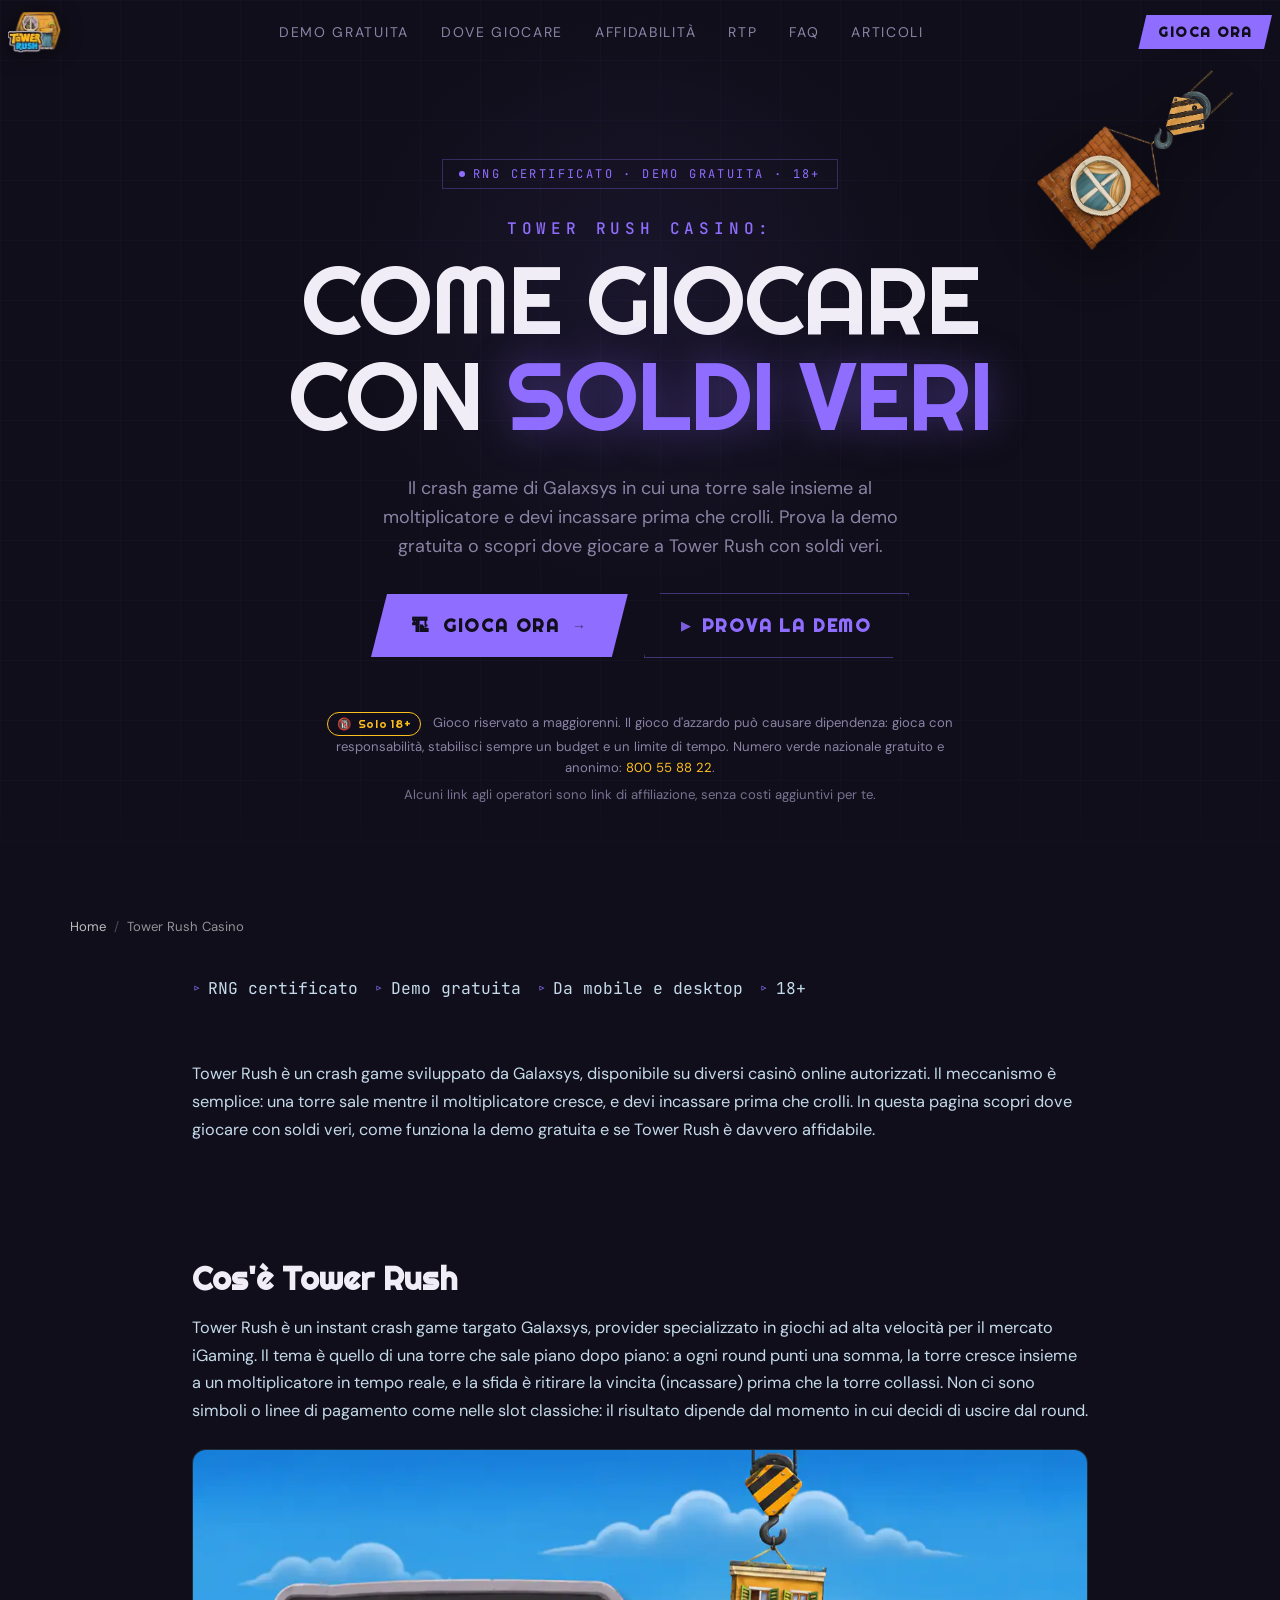
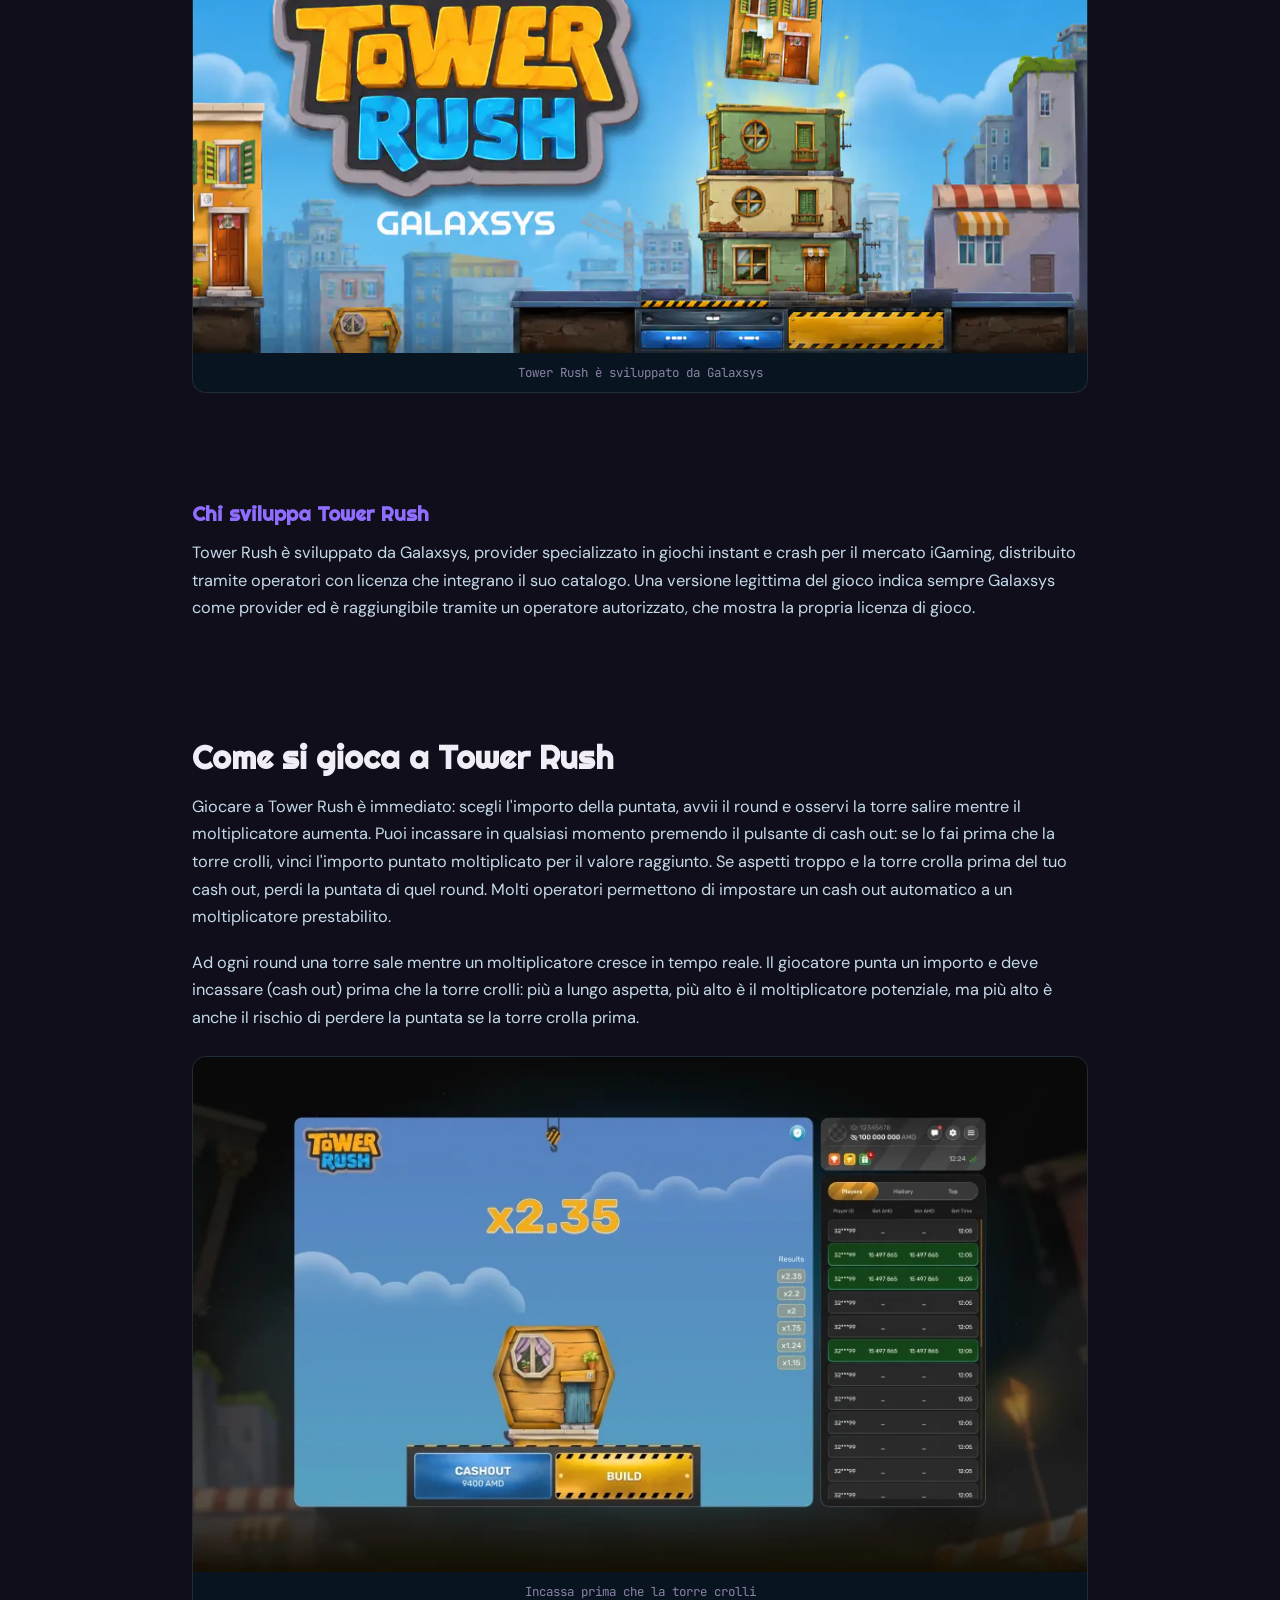
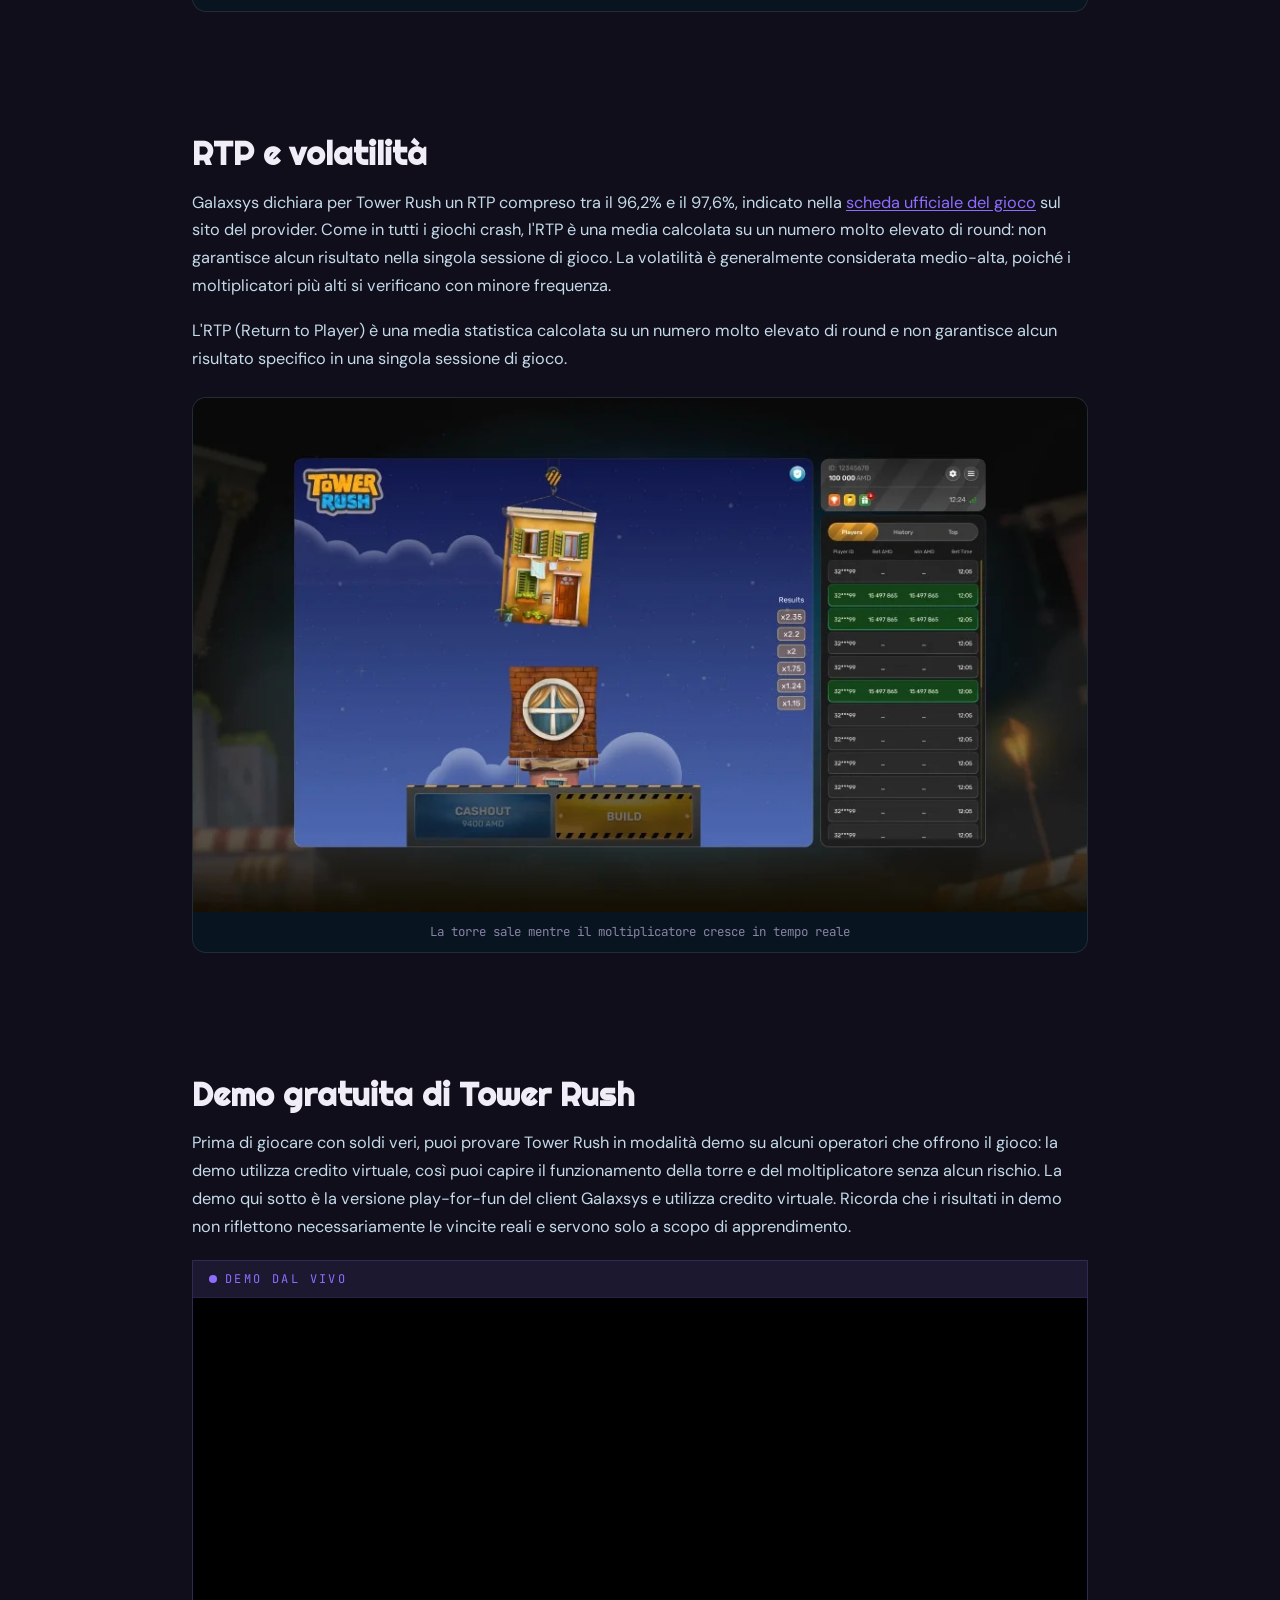
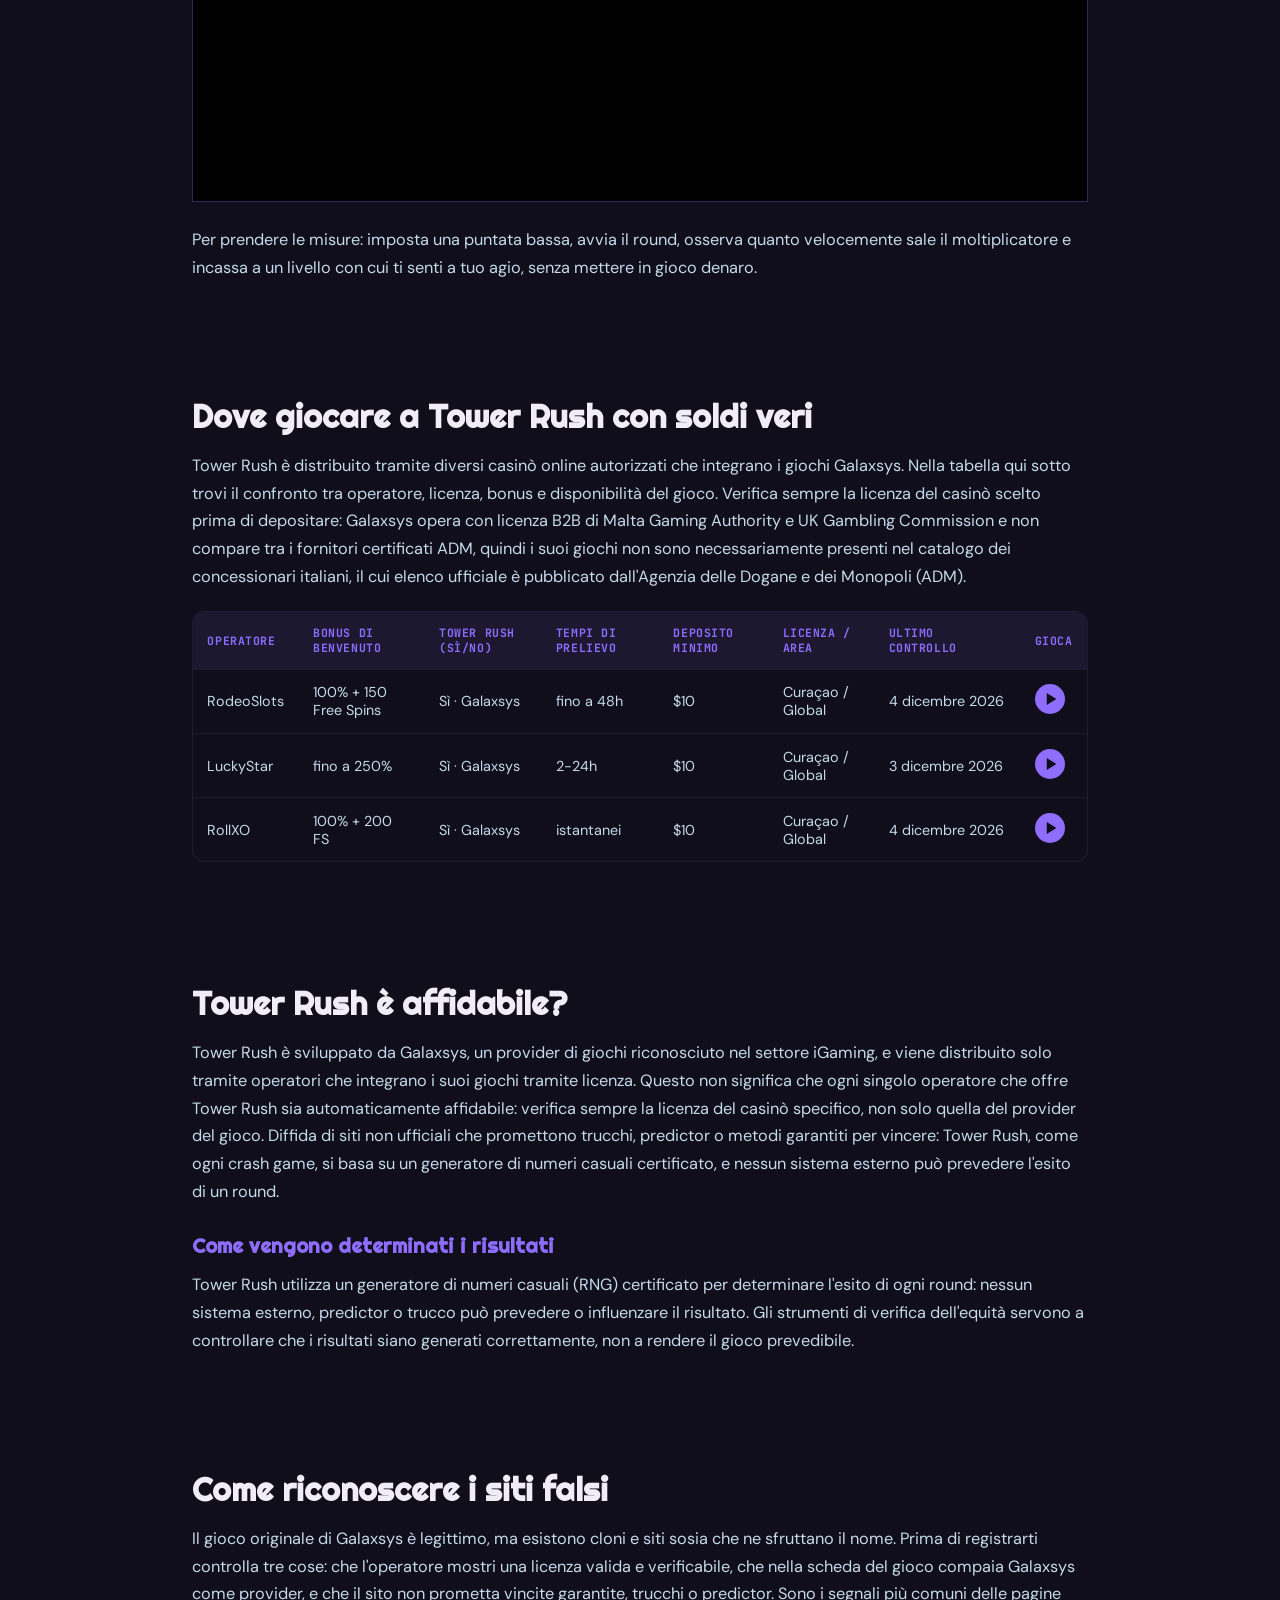
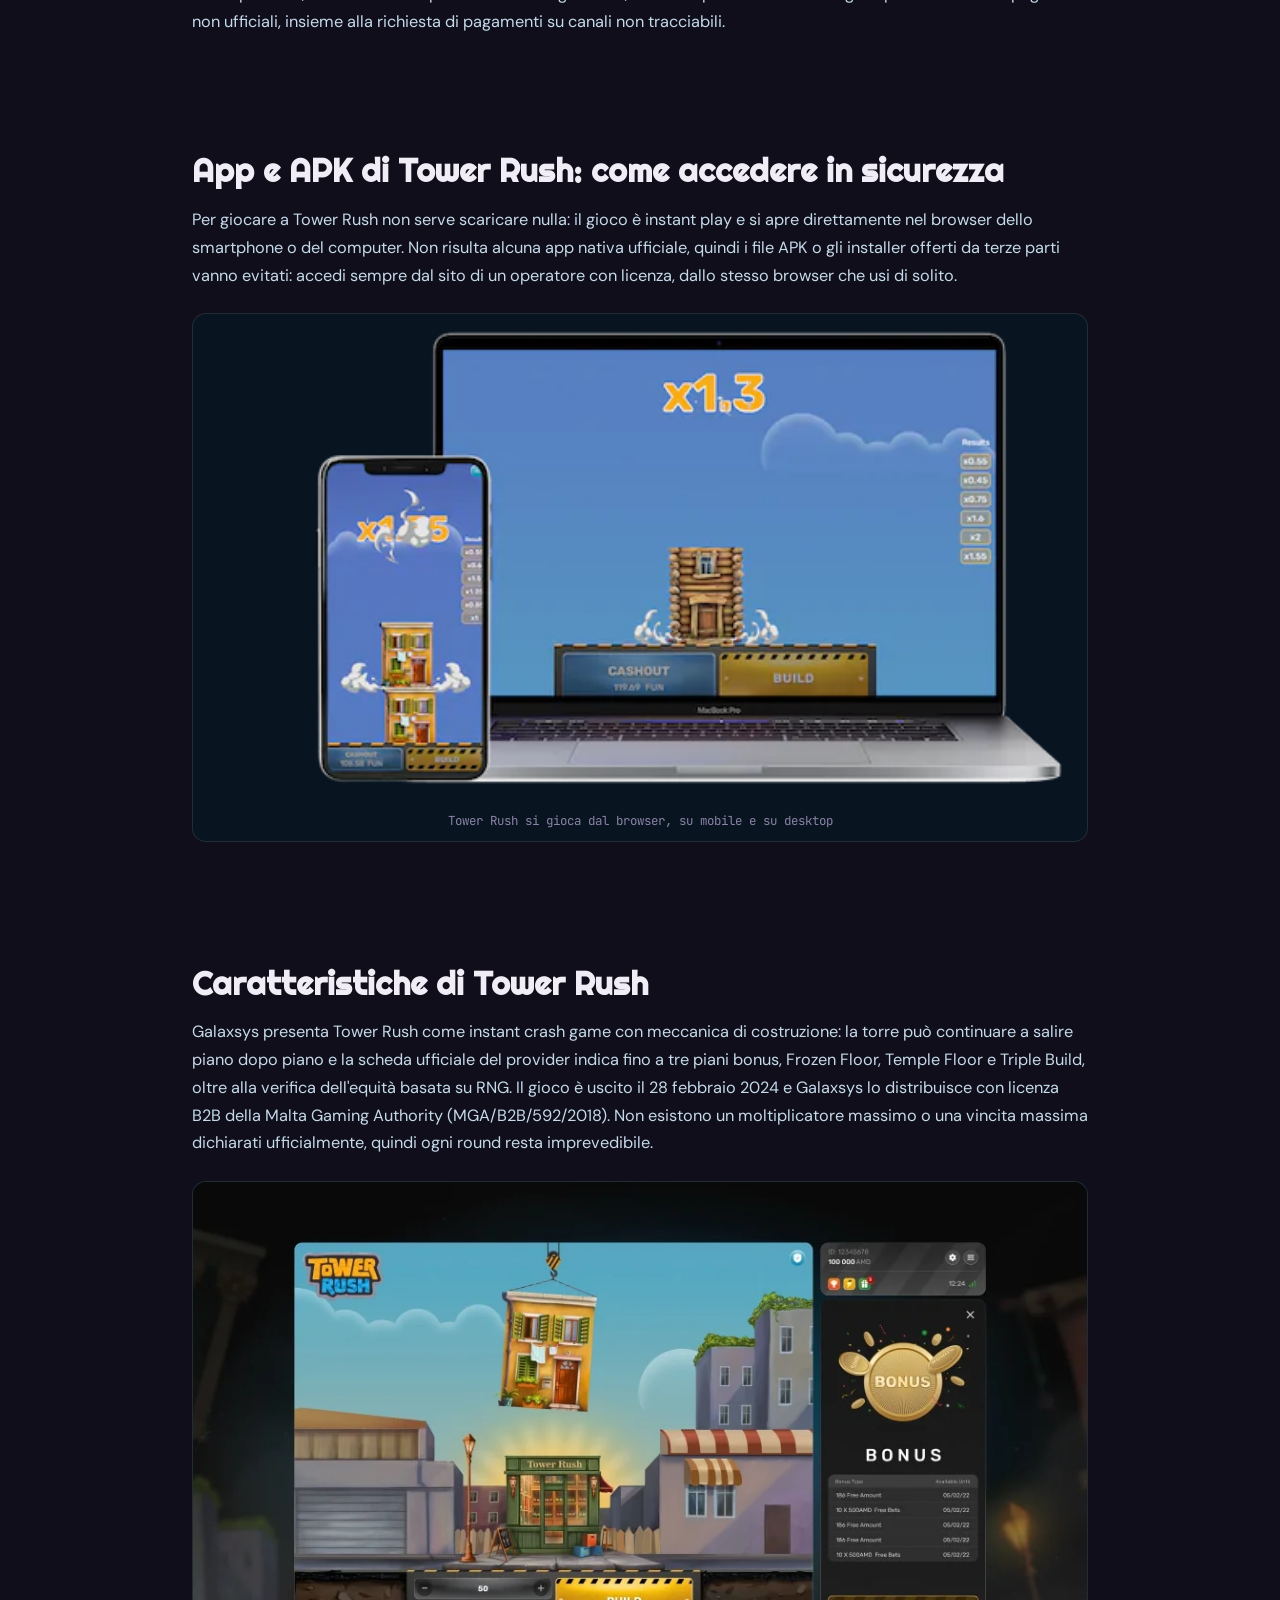
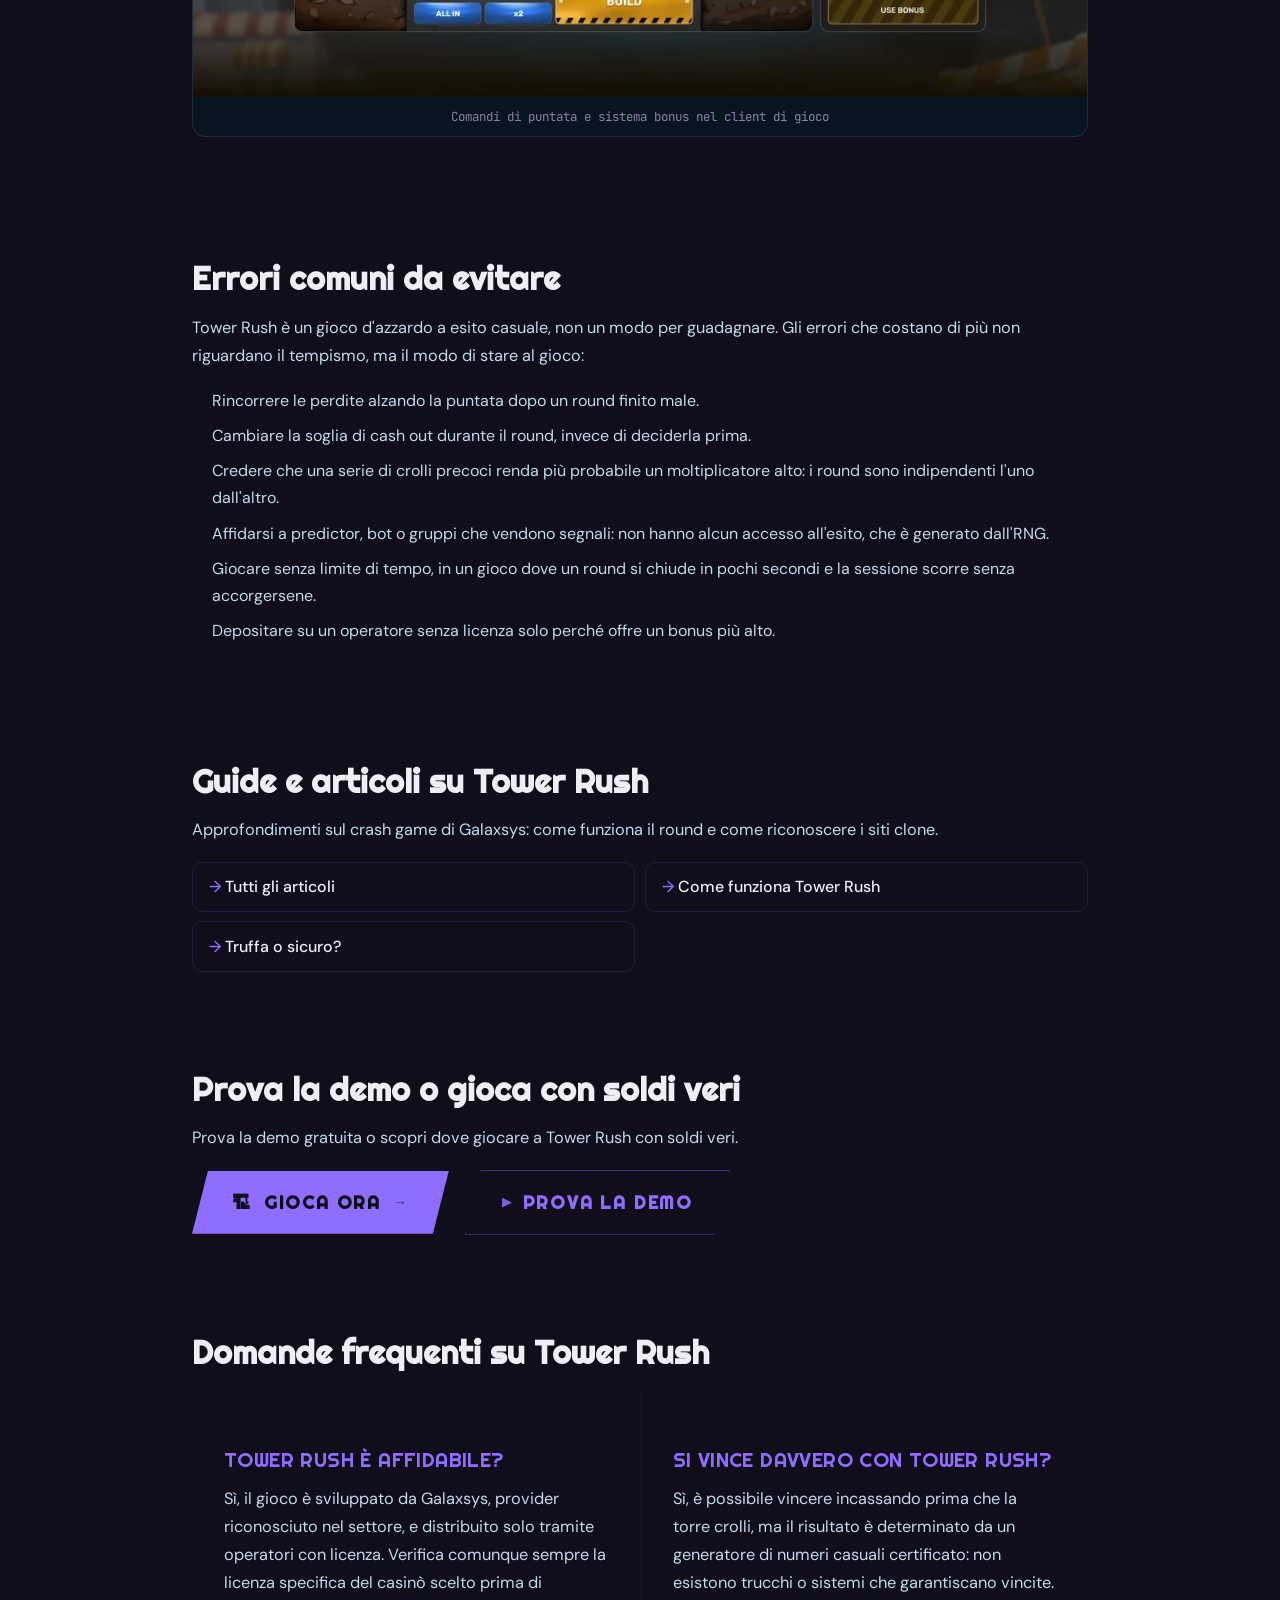
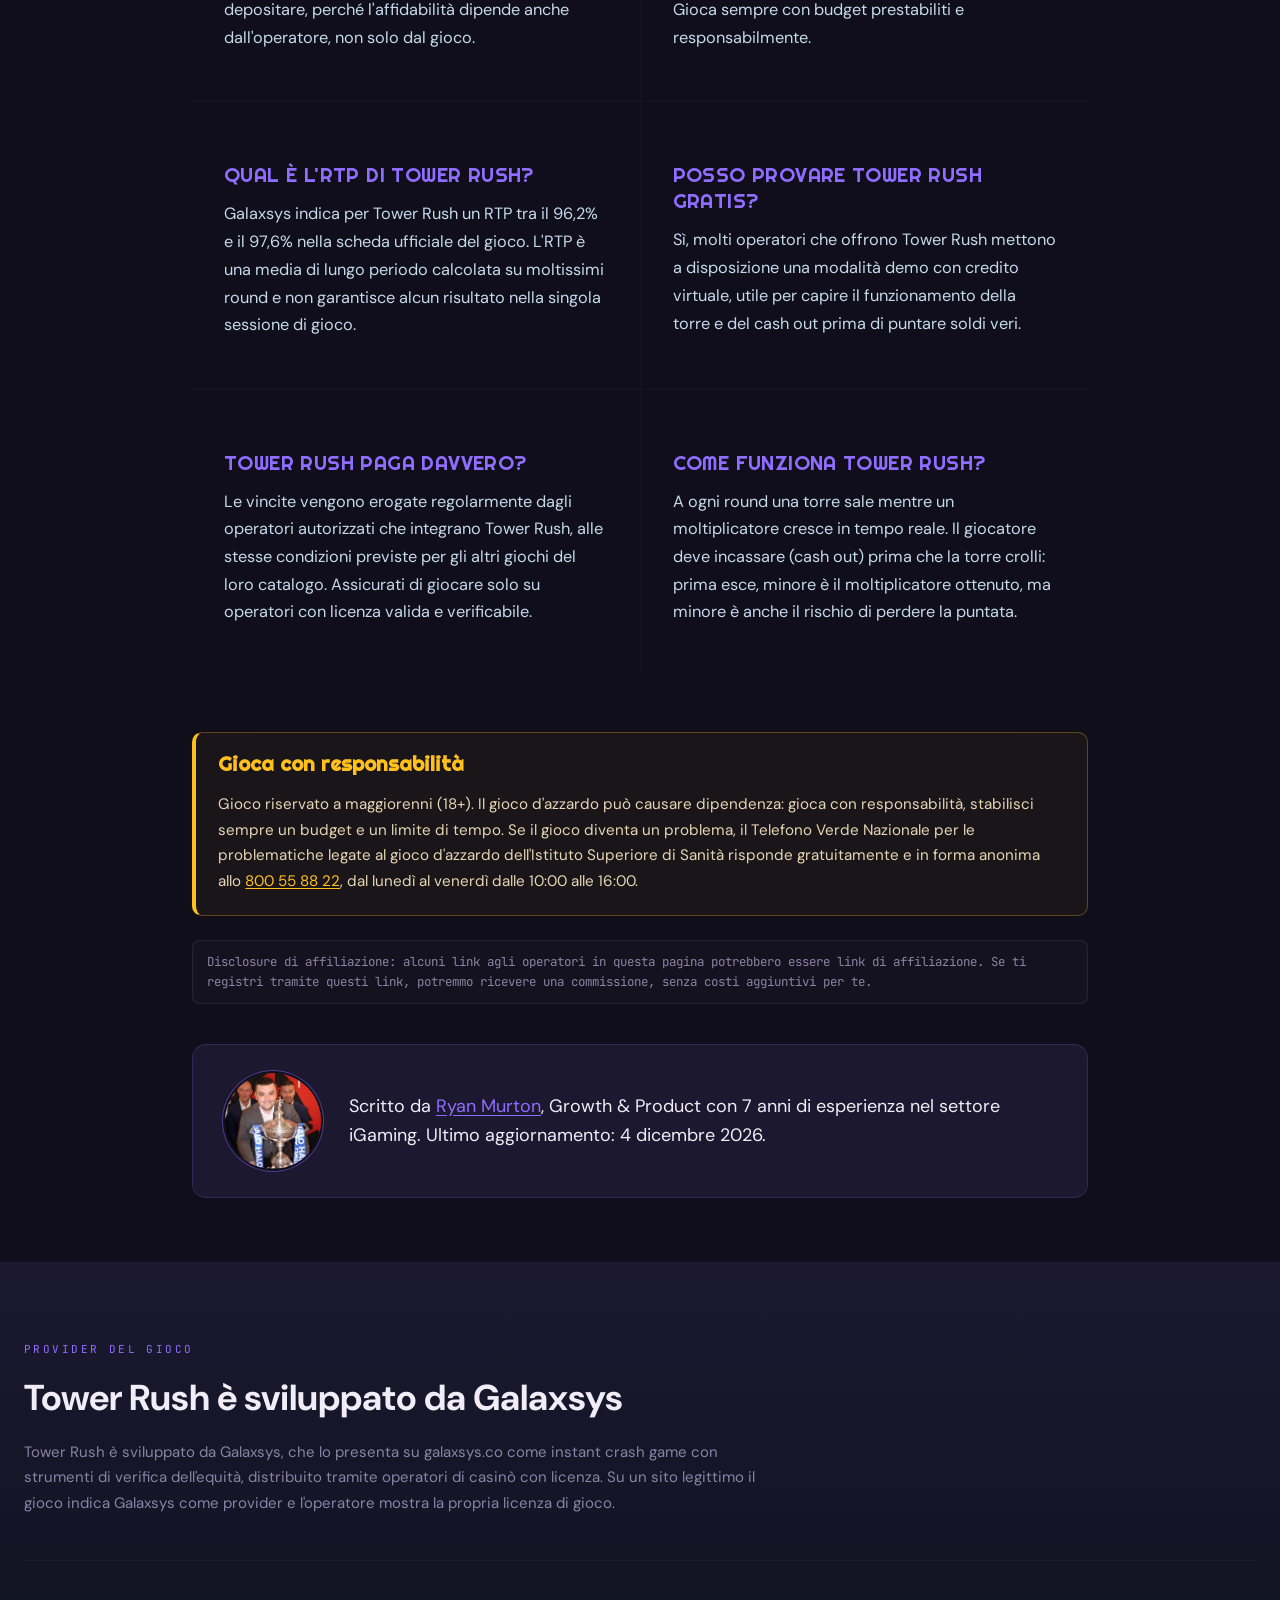
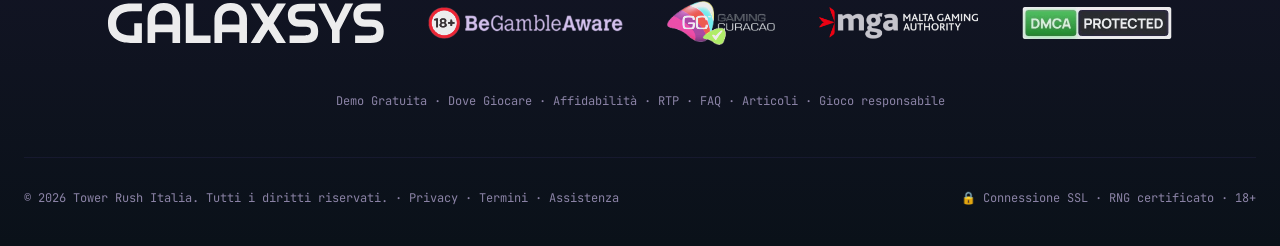
<file: index.html>
<!-- LINK AFFILIATO: t1=14 (id sito) / t7=multi18 (id gioco) / t5=1167. In 7 punti: CTA header, CTA menu mobile, CTA hero, CTA sezione #cta, 3 pulsanti Gioca nella tabella operatori. -->
<!doctype html>
<html lang="it">
  <head>
    <meta charset="UTF-8" />
    <meta name="viewport" content="width=device-width, initial-scale=1.0" />

    <!-- Google Analytics 4 -->
    <script src="analytics.js" defer></script>

    <title>Tower Rush Casino: Gioca con Soldi Veri o Demo</title>

    <meta
      name="description"
      content="Tower Rush e il crash game di Galaxsys: scopri dove giocare con soldi veri, prova la demo gratis e leggi la nostra guida completa. 18+."
    />
    <meta name="author" content="Ryan Murton" />
    <meta
      name="robots"
      content="index, follow, max-image-preview:large, max-snippet:-1"
    />
    <meta name="theme-color" content="#100e1a" />
    <meta name="format-detection" content="telephone=no" />

    <link rel="canonical" href="https://towerrushstrategy.it/" />

    <link rel="icon" href="assets/favicon.ico" sizes="any" />
    <link rel="apple-touch-icon" href="assets/apple-touch-icon.png" />

    <meta property="og:type" content="website" />
    <meta property="og:url" content="https://towerrushstrategy.it/" />
    <meta
      property="og:title"
      content="Tower Rush Casino | Soldi Veri e Demo Gratis"
    />
    <meta
      property="og:description"
      content="Il crash game Tower Rush di Galaxsys: casino autorizzati, demo gratuita e recensione onesta. Gioco riservato ai maggiorenni."
    />
    <meta
      property="og:image"
      content="https://towerrushstrategy.it/assets/og-image.jpg"
    />
    <meta property="og:image:width" content="1200" />
    <meta property="og:image:height" content="630" />
    <meta
      property="og:image:alt"
      content="Tower Rush, crash game sviluppato da Galaxsys"
    />
    <meta property="og:site_name" content="Tower Rush Italia" />
    <meta property="og:locale" content="it_IT" />

    <meta name="twitter:card" content="summary_large_image" />
    <meta
      name="twitter:title"
      content="Tower Rush Casino | Soldi Veri e Demo Gratis"
    />
    <meta
      name="twitter:description"
      content="Il crash game Tower Rush di Galaxsys: casino autorizzati, demo gratuita e recensione onesta. Gioco riservato ai maggiorenni."
    />
    <meta
      name="twitter:image"
      content="https://towerrushstrategy.it/assets/og-image.jpg"
    />
    <meta
      name="twitter:image:alt"
      content="Tower Rush, crash game sviluppato da Galaxsys"
    />

    <link rel="preconnect" href="https://fonts.googleapis.com" />
    <link rel="preconnect" href="https://fonts.gstatic.com" crossorigin />
    <link
      href="https://fonts.googleapis.com/css2?family=Righteous&family=DM+Sans:ital,opsz,wght@0,9..40,400;0,9..40,500;0,9..40,700&family=JetBrains+Mono:wght@400;500;700&display=swap"
      rel="stylesheet"
    />
    <link rel="stylesheet" href="styles.css" />

    <script type="application/ld+json">
      {
        "@context": "https://schema.org",
        "@type": "WebSite",
        "@id": "https://towerrushstrategy.it/#website",
        "url": "https://towerrushstrategy.it/",
        "name": "Tower Rush Italia",
        "inLanguage": "it-IT"
      }
    </script>
    <script type="application/ld+json">
      {
        "@context": "https://schema.org",
        "@type": "Organization",
        "@id": "https://towerrushstrategy.it/#organization",
        "name": "Tower Rush Italia",
        "url": "https://towerrushstrategy.it/",
        "logo": {
          "@type": "ImageObject",
          "url": "https://towerrushstrategy.it/assets/logo-tower-rush.webp"
        }
      }
    </script>
    <script type="application/ld+json">
      {
        "@context": "https://schema.org",
        "@type": "Person",
        "@id": "https://towerrushstrategy.it/#author",
        "name": "Ryan Murton",
        "url": "https://towerrushstrategy.it/#autore",
        "image": "https://towerrushstrategy.it/assets/author-ryan.jpg",
        "jobTitle": "Growth & Product",
        "worksFor": { "@type": "Organization", "name": "Midnite" },
        "homeLocation": { "@type": "Place", "name": "London, UK" },
        "sameAs": ["https://www.linkedin.com/in/ryanmurton/"]
      }
    </script>
    <!-- dateModified: aggiornato a runtime da assets/fresh-dates.js; il valore statico va rigenerato a ogni deploy -->
    <script type="application/ld+json" id="ld-videogame">
      {
        "@context": "https://schema.org",
        "@type": "VideoGame",
        "@id": "https://towerrushstrategy.it/#videogame",
        "name": "Tower Rush",
        "url": "https://towerrushstrategy.it/",
        "inLanguage": "it-IT",
        "genre": "Instant crash game",
        "gamePlatform": "Browser web (instant play)",
        "publisher": {
          "@type": "Organization",
          "name": "Galaxsys",
          "url": "https://galaxsys.co/"
        },
        "author": {
          "@type": "Organization",
          "name": "Galaxsys",
          "url": "https://galaxsys.co/"
        },
        "description": "Tower Rush e un instant crash game di Galaxsys: una torre sale mentre un moltiplicatore cresce in tempo reale e il giocatore incassa prima che la torre crolli.",
        "datePublished": "2024-02-28",
        "dateModified": "2026-09-08"
      }
    </script>
    <script type="application/ld+json">
      {
        "@context": "https://schema.org",
        "@type": "BreadcrumbList",
        "itemListElement": [
          {
            "@type": "ListItem",
            "position": 1,
            "name": "Home",
            "item": "https://towerrushstrategy.it/"
          },
          {
            "@type": "ListItem",
            "position": 2,
            "name": "Tower Rush Casino",
            "item": "https://towerrushstrategy.it/#play"
          }
        ]
      }
    </script>
    <script type="application/ld+json">
      {
        "@context": "https://schema.org",
        "@type": "FAQPage",
        "inLanguage": "it-IT",
        "mainEntity": [
          {
            "@type": "Question",
            "name": "Tower Rush è affidabile?",
            "acceptedAnswer": {
              "@type": "Answer",
              "text": "Sì, il gioco è sviluppato da Galaxsys, provider riconosciuto nel settore, e distribuito solo tramite operatori con licenza. Verifica comunque sempre la licenza specifica del casinò scelto prima di depositare, perché l'affidabilità dipende anche dall'operatore, non solo dal gioco."
            }
          },
          {
            "@type": "Question",
            "name": "Si vince davvero con Tower Rush?",
            "acceptedAnswer": {
              "@type": "Answer",
              "text": "Sì, è possibile vincere incassando prima che la torre crolli, ma il risultato è determinato da un generatore di numeri casuali certificato: non esistono trucchi o sistemi che garantiscano vincite. Gioca sempre con budget prestabiliti e responsabilmente."
            }
          },
          {
            "@type": "Question",
            "name": "Qual è l'RTP di Tower Rush?",
            "acceptedAnswer": {
              "@type": "Answer",
              "text": "Galaxsys indica per Tower Rush un RTP tra il 96,2% e il 97,6% nella scheda ufficiale del gioco. L'RTP è una media di lungo periodo calcolata su moltissimi round e non garantisce alcun risultato nella singola sessione di gioco."
            }
          },
          {
            "@type": "Question",
            "name": "Posso provare Tower Rush gratis?",
            "acceptedAnswer": {
              "@type": "Answer",
              "text": "Sì, molti operatori che offrono Tower Rush mettono a disposizione una modalità demo con credito virtuale, utile per capire il funzionamento della torre e del cash out prima di puntare soldi veri."
            }
          },
          {
            "@type": "Question",
            "name": "Tower Rush paga davvero?",
            "acceptedAnswer": {
              "@type": "Answer",
              "text": "Le vincite vengono erogate regolarmente dagli operatori autorizzati che integrano Tower Rush, alle stesse condizioni previste per gli altri giochi del loro catalogo. Assicurati di giocare solo su operatori con licenza valida e verificabile."
            }
          },
          {
            "@type": "Question",
            "name": "Come funziona Tower Rush?",
            "acceptedAnswer": {
              "@type": "Answer",
              "text": "A ogni round una torre sale mentre un moltiplicatore cresce in tempo reale. Il giocatore deve incassare (cash out) prima che la torre crolli: prima esce, minore è il moltiplicatore ottenuto, ma minore è anche il rischio di perdere la puntata."
            }
          }
        ]
      }
    </script>
    <script type="application/ld+json">
      {
        "@context": "https://schema.org",
        "@type": "ItemList",
        "name": "Tower Rush - Confronto Operatori",
        "itemListElement": [
          {
            "@type": "ListItem",
            "position": 1,
            "name": "RodeoSlots",
            "url": "https://towerrushstrategy.it/#operator-1"
          },
          {
            "@type": "ListItem",
            "position": 2,
            "name": "LuckyStar",
            "url": "https://towerrushstrategy.it/#operator-2"
          },
          {
            "@type": "ListItem",
            "position": 3,
            "name": "RollXO",
            "url": "https://towerrushstrategy.it/#operator-3"
          }
        ]
      }
    </script>
  </head>
  <body>
    <header class="nav" id="site-header">
      <div class="nav__inner">
        <a class="logo" href="./" aria-label="Tower Rush Italia, home">
          <img
            class="logo__img"
            src="assets/logo-tower-rush.webp"
            alt="Tower Rush"
            width="118"
            height="87"
          />
        </a>
        <nav class="nav__links" aria-label="Principale">
          <a href="#demo">Demo Gratuita</a>
          <a href="#dove-giocare">Dove Giocare</a>
          <a href="#affidabile">Affidabilit&agrave;</a>
          <a href="#rtp">RTP</a>
          <a href="#faq">FAQ</a>
          <a href="articles/">Articoli</a>
        </nav>
        <div class="nav__actions">
          <a
            href="https://play-to-play.click/bjr4wjkg"
            target="_blank"
            rel="noopener nofollow sponsored"
            class="btn btn--play nav__cta"
            >Gioca Ora</a
          >
          <button
            class="burger"
            id="burger"
            type="button"
            aria-label="Apri il menu"
            aria-expanded="false"
            aria-controls="mobile-menu"
          >
            <span></span><span></span><span></span>
          </button>
        </div>
      </div>
      <div class="mobile-menu" id="mobile-menu" hidden>
        <a href="#demo">Demo Gratuita</a>
        <a href="#dove-giocare">Dove Giocare</a>
        <a href="#affidabile">Affidabilit&agrave;</a>
        <a href="#rtp">RTP</a>
        <a href="#faq">FAQ</a>
        <a href="articles/">Articoli</a>
        <a
          href="https://play-to-play.click/bjr4wjkg"
          target="_blank"
          rel="noopener nofollow sponsored"
          class="btn btn--play mobile-menu__cta"
          >Gioca Ora</a
        >
      </div>
    </header>
    <main class="spoke">
      <section id="play" class="hero" aria-labelledby="hero-title">
        <div class="hero__grid" aria-hidden="true"></div>
        <div class="hero__glow" aria-hidden="true"></div>
        <div class="hero__decor" aria-hidden="true">
          <img
            class="hero__plane"
            src="assets/building.webp"
            alt=""
            width="660"
            height="420"
          />
        </div>
        <div class="hero__content">
          <p class="badge anim anim--up" data-anim-delay="0">
            <span class="badge__dot" aria-hidden="true"></span>
            <span>RNG certificato &middot; Demo gratuita &middot; 18+</span>
          </p>
          <h1
            id="hero-title"
            class="hero__title anim anim--up"
            data-anim-delay="100"
          >
            <span class="hero__kicker">Tower Rush Casino:</span>
            Come Giocare
            <br />
            con <span class="hl hl--lime">Soldi Veri</span>
          </h1>
          <p class="hero__sub anim anim--up" data-anim-delay="200">
            Il crash game di Galaxsys in cui una torre sale insieme al
            moltiplicatore e devi incassare prima che crolli. Prova la demo
            gratuita o scopri dove giocare a Tower Rush con soldi veri.
          </p>
          <div class="hero__cta-row anim anim--scale" data-anim-delay="350">
            <a
              href="https://play-to-play.click/bjr4wjkg"
              target="_blank"
              rel="noopener nofollow sponsored"
              class="btn btn--hero"
            >
              <span aria-hidden="true">&#127959;</span>
              <span>Gioca Ora</span>
              <span class="btn__arrow" aria-hidden="true">&rarr;</span>
            </a>
            <a href="#demo" class="btn btn--demo"
              ><span aria-hidden="true">&#9654;</span>
              <span>Prova la Demo</span></a
            >
          </div>
          <p class="hero__compliance">
            <span class="age-badge"
              ><span aria-hidden="true">&#128286;</span> Solo 18+</span
            >
            Gioco riservato a maggiorenni. Il gioco d'azzardo pu&ograve; causare
            dipendenza: gioca con responsabilit&agrave;, stabilisci sempre un
            budget e un limite di tempo. Numero verde nazionale gratuito e
            anonimo:
            <a
              href="https://usciredalgioco.iss.it/telefoni-verdi"
              target="_blank"
              rel="noopener"
              >800 55 88 22</a
            >.
            <span class="hero__disclosure"
              >Alcuni link agli operatori sono link di affiliazione, senza costi
              aggiuntivi per te.</span
            >
          </p>
        </div>
        <div class="hero__fade" aria-hidden="true"></div>
      </section>
      <nav class="crumbs" aria-label="Breadcrumb">
        <div class="crumbs__inner">
          <a href="./">Home</a>
          <span class="crumbs__sep" aria-hidden="true">/</span>
          <span aria-current="page">Tower Rush Casino</span>
        </div>
      </nav>
      <section
        id="trust"
        class="spoke-body"
        aria-label="Tower Rush in breve"
        style="padding-bottom: 0"
      >
        <div class="spoke-body__inner">
          <p class="trust-bar" style="margin-top: 0">
            <span>RNG certificato</span><span>Demo gratuita</span
            ><span>Da mobile e desktop</span><span>18+</span>
          </p>
        </div>
      </section>
      <section class="spoke-body">
        <div class="spoke-body__inner">
          <p class="spoke-body__intro">
            Tower Rush &egrave; un crash game sviluppato da Galaxsys,
            disponibile su diversi casin&ograve; online autorizzati. Il
            meccanismo &egrave; semplice: una torre sale mentre il
            moltiplicatore cresce, e devi incassare prima che crolli. In questa
            pagina scopri dove giocare con soldi veri, come funziona la demo
            gratuita e se Tower Rush &egrave; davvero affidabile.
          </p>
        </div>
      </section>
      <section id="cos-e" class="spoke-body">
        <div class="spoke-body__inner">
          <h2>Cos'&egrave; Tower Rush</h2>
          <p>
            Tower Rush &egrave; un instant crash game targato Galaxsys, provider
            specializzato in giochi ad alta velocit&agrave; per il mercato
            iGaming. Il tema &egrave; quello di una torre che sale piano dopo
            piano: a ogni round punti una somma, la torre cresce insieme a un
            moltiplicatore in tempo reale, e la sfida &egrave; ritirare la
            vincita (incassare) prima che la torre collassi. Non ci sono simboli
            o linee di pagamento come nelle slot classiche: il risultato dipende
            dal momento in cui decidi di uscire dal round.
          </p>
          <figure class="shot">
            <img
              src="assets/about-game.webp"
              alt="Tower Rush, crash game sviluppato da Galaxsys"
              width="1280"
              height="720"
              loading="lazy"
            />
            <figcaption>Tower Rush &egrave; sviluppato da Galaxsys</figcaption>
          </figure>
        </div>
      </section>
      <section id="provider" class="spoke-body">
        <div class="spoke-body__inner">
          <h3>Chi sviluppa Tower Rush</h3>
          <p>
            Tower Rush &egrave; sviluppato da Galaxsys, provider specializzato
            in giochi instant e crash per il mercato iGaming, distribuito
            tramite operatori con licenza che integrano il suo catalogo. Una
            versione legittima del gioco indica sempre Galaxsys come provider ed
            &egrave; raggiungibile tramite un operatore autorizzato, che mostra
            la propria licenza di gioco.
          </p>
        </div>
      </section>
      <section id="come-si-gioca" class="spoke-body">
        <div class="spoke-body__inner">
          <h2>Come si gioca a Tower Rush</h2>
          <p>
            Giocare a Tower Rush &egrave; immediato: scegli l'importo della
            puntata, avvii il round e osservi la torre salire mentre il
            moltiplicatore aumenta. Puoi incassare in qualsiasi momento premendo
            il pulsante di cash out: se lo fai prima che la torre crolli, vinci
            l'importo puntato moltiplicato per il valore raggiunto. Se aspetti
            troppo e la torre crolla prima del tuo cash out, perdi la puntata di
            quel round. Molti operatori permettono di impostare un cash out
            automatico a un moltiplicatore prestabilito.
          </p>
          <p>
            Ad ogni round una torre sale mentre un moltiplicatore cresce in
            tempo reale. Il giocatore punta un importo e deve incassare (cash
            out) prima che la torre crolli: pi&ugrave; a lungo aspetta,
            pi&ugrave; alto &egrave; il moltiplicatore potenziale, ma
            pi&ugrave; alto &egrave; anche il rischio di perdere la puntata se
            la torre crolla prima.
          </p>
          <figure class="shot">
            <img
              src="assets/tower-rush-gameplay-slide-1.webp"
              alt="Pulsante di cash out di Tower Rush con il moltiplicatore visibile"
              width="938"
              height="540"
              loading="lazy"
            />
            <figcaption>Incassa prima che la torre crolli</figcaption>
          </figure>
        </div>
      </section>
      <section id="rtp" class="spoke-body">
        <div class="spoke-body__inner">
          <h2>RTP e volatilit&agrave;</h2>
          <p>
            Galaxsys dichiara per Tower Rush un RTP compreso tra il 96,2% e il
            97,6%, indicato nella
            <a
              href="https://galaxsys.co/games/tower-rush/"
              target="_blank"
              rel="noopener"
              >scheda ufficiale del gioco</a
            >
            sul sito del provider. Come in tutti i giochi
            crash, l'RTP &egrave; una media calcolata su un numero molto elevato
            di round: non garantisce alcun risultato nella singola sessione di
            gioco. La volatilit&agrave; &egrave; generalmente considerata
            medio-alta, poich&eacute; i moltiplicatori pi&ugrave; alti si
            verificano con minore frequenza.
          </p>
          <p>
            L'RTP (Return to Player) &egrave; una media statistica calcolata su
            un numero molto elevato di round e non garantisce alcun risultato
            specifico in una singola sessione di gioco.
          </p>
          <figure class="shot">
            <img
              src="assets/tower-rush-gameplay-slide-3.webp"
              alt="Round di Tower Rush con la torre che sale e lo storico dei moltiplicatori"
              width="938"
              height="540"
              loading="lazy"
            />
            <figcaption>
              La torre sale mentre il moltiplicatore cresce in tempo reale
            </figcaption>
          </figure>
        </div>
      </section>
      <section id="demo" class="spoke-body">
        <div class="spoke-body__inner">
          <h2>Demo gratuita di Tower Rush</h2>
          <p>
            Prima di giocare con soldi veri, puoi provare Tower Rush in
            modalit&agrave; demo su alcuni operatori che offrono il gioco: la
            demo utilizza credito virtuale, cos&igrave; puoi capire il
            funzionamento della torre e del moltiplicatore senza alcun rischio.
            La demo qui sotto &egrave; la versione play-for-fun del client
            Galaxsys e utilizza credito virtuale. Ricorda che i risultati in
            demo non riflettono necessariamente le vincite reali e servono solo
            a scopo di apprendimento.
          </p>
          <figure class="demo__frame">
            <figcaption class="demo__bar">
              <span class="demo__live"
                ><span class="demo__dot" aria-hidden="true"></span
                ><span>Demo dal vivo</span></span
              >
            </figcaption>
            <div class="demo__video">
              <iframe
                src="https://galaxsys-gamesalt4-54rg78cw.com/fg-towerrush-client/game/?activeGameId=90&amp;partnerId=13&amp;token=&amp;playerId=0&amp;culture=it&amp;isDemo=true&amp;isMobile=false&amp;referer=&amp;isFeatureMessagePackEnabled=true&amp;isMessagePackEnabled=false&amp;backUrl=galaxsys-gamesalt4-54rg78cw.com/fg-towerrush-api&amp;gameKindName=TowerRush&amp;gameTypeName=TowerRush&amp;mode=2&amp;partnerPlayerId="
                title="Demo di Tower Rush"
                loading="lazy"
                allowfullscreen
              ></iframe>
            </div>
          </figure>
          <p>
            Per prendere le misure: imposta una puntata bassa, avvia il round,
            osserva quanto velocemente sale il moltiplicatore e incassa a un
            livello con cui ti senti a tuo agio, senza mettere in gioco denaro.
          </p>
        </div>
      </section>
      <section id="dove-giocare" class="spoke-body">
        <div class="spoke-body__inner">
          <h2>Dove giocare a Tower Rush con soldi veri</h2>
          <p>
            Tower Rush &egrave; distribuito tramite diversi casin&ograve; online
            autorizzati che integrano i giochi Galaxsys. Nella tabella qui sotto
            trovi il confronto tra operatore, licenza, bonus e
            disponibilit&agrave; del gioco. Verifica sempre la licenza del
            casin&ograve; scelto prima di depositare: Galaxsys opera con licenza
            B2B di Malta Gaming Authority e UK Gambling Commission e non compare
            tra i fornitori certificati ADM, quindi i suoi giochi non sono
            necessariamente presenti nel catalogo dei concessionari italiani, il
            cui elenco ufficiale &egrave; pubblicato dall'Agenzia delle Dogane e
            dei Monopoli (ADM).
          </p>
          <!-- [INSERT] tabella comparativa operatori: sostituire nome operatore,
               licenza, bonus di benvenuto, disponibilita Tower Rush e link di
               affiliazione con i dati verificati. Struttura, classi e numero di
               righe restano invariati. -->
          <div class="table-wrap">
            <table class="op-table">
              <thead>
                <tr>
                  <th>Operatore</th>
                  <th>Bonus di benvenuto</th>
                  <th>Tower Rush (S&igrave;/No)</th>
                  <th>Tempi di prelievo</th>
                  <th>Deposito minimo</th>
                  <th>Licenza / area</th>
                  <th>Ultimo controllo</th>
                  <th>Gioca</th>
                </tr>
              </thead>
              <tbody>
                <tr id="operator-1">
                  <td>RodeoSlots</td>
                  <td>100% + 150 Free Spins</td>
                  <td>S&igrave; &middot; Galaxsys</td>
                  <td>fino a 48h</td>
                  <td>$10</td>
                  <td>Cura&ccedil;ao / Global</td>
                  <td>8 settembre 2026</td>
                  <td>
                    <a
                      href="https://play-to-play.click/bjr4wjkg"
                      target="_blank"
                      rel="noopener nofollow sponsored"
                      class="op-play"
                      aria-label="Gioca"
                      ><svg
                        viewBox="0 0 512 512"
                        width="30"
                        height="30"
                        aria-hidden="true"
                      >
                        <circle cx="256" cy="256" r="256" fill="var(--lime)" />
                        <path
                          d="M200 155l165 101-165 101z"
                          fill="var(--bg)"
                        /></svg
                    ></a>
                  </td>
                </tr>
                <tr id="operator-2">
                  <td>LuckyStar</td>
                  <td>fino a 250%</td>
                  <td>S&igrave; &middot; Galaxsys</td>
                  <td>2-24h</td>
                  <td>$10</td>
                  <td>Cura&ccedil;ao / Global</td>
                  <td>8 settembre 2026</td>
                  <td>
                    <a
                      href="https://play-to-play.click/bjr4wjkg"
                      target="_blank"
                      rel="noopener nofollow sponsored"
                      class="op-play"
                      aria-label="Gioca"
                      ><svg
                        viewBox="0 0 512 512"
                        width="30"
                        height="30"
                        aria-hidden="true"
                      >
                        <circle cx="256" cy="256" r="256" fill="var(--lime)" />
                        <path
                          d="M200 155l165 101-165 101z"
                          fill="var(--bg)"
                        /></svg
                    ></a>
                  </td>
                </tr>
                <tr id="operator-3">
                  <td>RollXO</td>
                  <td>100% + 200 FS</td>
                  <td>S&igrave; &middot; Galaxsys</td>
                  <td>istantanei</td>
                  <td>$10</td>
                  <td>Cura&ccedil;ao / Global</td>
                  <td>8 settembre 2026</td>
                  <td>
                    <a
                      href="https://play-to-play.click/bjr4wjkg"
                      target="_blank"
                      rel="noopener nofollow sponsored"
                      class="op-play"
                      aria-label="Gioca"
                      ><svg
                        viewBox="0 0 512 512"
                        width="30"
                        height="30"
                        aria-hidden="true"
                      >
                        <circle cx="256" cy="256" r="256" fill="var(--lime)" />
                        <path
                          d="M200 155l165 101-165 101z"
                          fill="var(--bg)"
                        /></svg
                    ></a>
                  </td>
                </tr>
              </tbody>
            </table>
          </div>
          <!-- [CONFIRM] operatori, licenze, bonus e termini: dati di esempio,
               da sostituire con gli operatori verificati prima del lancio. -->
        </div>
      </section>
      <section id="affidabile" class="spoke-body">
        <div class="spoke-body__inner">
          <h2>Tower Rush &egrave; affidabile?</h2>
          <p>
            Tower Rush &egrave; sviluppato da Galaxsys, un provider di giochi
            riconosciuto nel settore iGaming, e viene distribuito solo tramite
            operatori che integrano i suoi giochi tramite licenza. Questo non
            significa che ogni singolo operatore che offre Tower Rush sia
            automaticamente affidabile: verifica sempre la licenza del
            casin&ograve; specifico, non solo quella del provider del gioco.
            Diffida di siti non ufficiali che promettono trucchi, predictor o
            metodi garantiti per vincere: Tower Rush, come ogni crash game, si
            basa su un generatore di numeri casuali certificato, e nessun
            sistema esterno pu&ograve; prevedere l'esito di un round.
          </p>
          <h3>Come vengono determinati i risultati</h3>
          <p>
            Tower Rush utilizza un generatore di numeri casuali (RNG)
            certificato per determinare l'esito di ogni round: nessun sistema
            esterno, predictor o trucco pu&ograve; prevedere o influenzare il
            risultato. Gli strumenti di verifica dell'equit&agrave; servono a
            controllare che i risultati siano generati correttamente, non a
            rendere il gioco prevedibile.
          </p>
        </div>
      </section>
      <section id="siti-falsi" class="spoke-body">
        <div class="spoke-body__inner">
          <h2>Come riconoscere i siti falsi</h2>
          <p>
            Il gioco originale di Galaxsys &egrave; legittimo, ma esistono cloni
            e siti sosia che ne sfruttano il nome. Prima di registrarti
            controlla tre cose: che l'operatore mostri una licenza valida e
            verificabile, che nella scheda del gioco compaia Galaxsys come
            provider,
            e che il sito non prometta vincite garantite, trucchi o predictor.
            Sono i segnali pi&ugrave; comuni delle pagine non ufficiali, insieme
            alla richiesta di pagamenti su canali non tracciabili.
          </p>
        </div>
      </section>
      <section id="app" class="spoke-body">
        <div class="spoke-body__inner">
          <h2>App e APK di Tower Rush: come accedere in sicurezza</h2>
          <p>
            Per giocare a Tower Rush non serve scaricare nulla: il gioco &egrave;
            instant play e si apre direttamente nel browser dello smartphone o
            del computer. Non risulta alcuna app nativa ufficiale, quindi i file
            APK o gli installer offerti da terze parti vanno evitati: accedi
            sempre dal sito di un operatore con licenza, dallo stesso browser
            che usi di solito.
          </p>
          <figure class="shot">
            <img
              src="assets/devices.webp"
              alt="Tower Rush aperto nel browser su smartphone e su laptop"
              width="551"
              height="300"
              loading="lazy"
            />
            <figcaption>
              Tower Rush si gioca dal browser, su mobile e su desktop
            </figcaption>
          </figure>
        </div>
      </section>
      <section id="caratteristiche" class="spoke-body">
        <div class="spoke-body__inner">
          <h2>Caratteristiche di Tower Rush</h2>
          <p>
            Galaxsys presenta Tower Rush come instant crash game con meccanica
            di costruzione: la torre pu&ograve; continuare a salire piano dopo
            piano e la scheda ufficiale del provider indica fino a tre piani
            bonus, Frozen Floor, Temple Floor e Triple Build, oltre alla verifica
            dell'equit&agrave; basata su RNG. Il gioco &egrave; uscito il 28
            febbraio 2024 e Galaxsys lo distribuisce con licenza B2B della Malta
            Gaming Authority (MGA/B2B/592/2018). Non esistono un
            moltiplicatore massimo o una vincita massima dichiarati
            ufficialmente, quindi ogni round resta imprevedibile.
          </p>
          <figure class="shot">
            <img
              src="assets/tower-rush-gameplay-slide-2.webp"
              alt="Comandi di puntata e pannello bonus nel client di Tower Rush"
              width="938"
              height="540"
              loading="lazy"
            />
            <figcaption>
              Comandi di puntata e sistema bonus nel client di gioco
            </figcaption>
          </figure>
        </div>
      </section>
      <section id="errori" class="spoke-body">
        <div class="spoke-body__inner">
          <h2>Errori comuni da evitare</h2>
          <p>
            Tower Rush &egrave; un gioco d'azzardo a esito casuale, non un modo
            per guadagnare. Gli errori che costano di pi&ugrave; non riguardano
            il tempismo, ma il modo di stare al gioco:
          </p>
          <ul>
            <li>
              Rincorrere le perdite alzando la puntata dopo un round finito
              male.
            </li>
            <li>
              Cambiare la soglia di cash out durante il round, invece di
              deciderla prima.
            </li>
            <li>
              Credere che una serie di crolli precoci renda pi&ugrave;
              probabile un moltiplicatore alto: i round sono indipendenti l'uno
              dall'altro.
            </li>
            <li>
              Affidarsi a predictor, bot o gruppi che vendono segnali: non
              hanno alcun accesso all'esito, che &egrave; generato dall'RNG.
            </li>
            <li>
              Giocare senza limite di tempo, in un gioco dove un round si
              chiude in pochi secondi e la sessione scorre senza accorgersene.
            </li>
            <li>
              Depositare su un operatore senza licenza solo perch&eacute; offre
              un bonus pi&ugrave; alto.
            </li>
          </ul>
        </div>
      </section>
      <!-- Articoli: pagine generate dal backend Directus (game-directus, npm run build -- tower-it) -->
      <section id="articoli" class="spoke-body">
        <div class="spoke-body__inner">
          <h2>Guide e articoli su Tower Rush</h2>
          <p>
            Approfondimenti sul crash game di Galaxsys: come funziona il round
            e come riconoscere i siti clone.
          </p>
          <div class="related__grid">
            <a href="articles/"
              ><span aria-hidden="true">&rarr;</span> Tutti gli articoli</a
            >
            <a href="articles/tower-rush-come-funziona/"
              ><span aria-hidden="true">&rarr;</span> Come funziona Tower
              Rush</a
            >
            <a href="articles/tower-rush-truffa-o-sicuro/"
              ><span aria-hidden="true">&rarr;</span> Truffa o sicuro?</a
            >
          </div>
        </div>
      </section>
      <section id="cta" class="spoke-body">
        <div class="spoke-body__inner">
          <h2>Prova la demo o gioca con soldi veri</h2>
          <p>
            Prova la demo gratuita o scopri dove giocare a Tower Rush con soldi
            veri.
          </p>
          <div class="hero__cta-row">
            <a
              href="https://play-to-play.click/bjr4wjkg"
              target="_blank"
              rel="noopener nofollow sponsored"
              class="btn btn--hero"
            >
              <span aria-hidden="true">&#127959;</span>
              <span>Gioca Ora</span>
              <span class="btn__arrow" aria-hidden="true">&rarr;</span>
            </a>
            <a href="#demo" class="btn btn--demo"
              ><span aria-hidden="true">&#9654;</span>
              <span>Prova la Demo</span></a
            >
          </div>
        </div>
      </section>
      <section id="faq" class="spoke-body">
        <div class="spoke-body__inner">
          <h2>Domande frequenti su Tower Rush</h2>
          <div class="faq-grid">
            <article class="faq-card">
              <h3 class="faq-card__q">Tower Rush &egrave; affidabile?</h3>
              <p class="faq-card__a">
                S&igrave;, il gioco &egrave; sviluppato da Galaxsys, provider
                riconosciuto nel settore, e distribuito solo tramite operatori
                con licenza. Verifica comunque sempre la licenza specifica del
                casin&ograve; scelto prima di depositare, perch&eacute;
                l'affidabilit&agrave; dipende anche dall'operatore, non solo dal
                gioco.
              </p>
            </article>
            <article class="faq-card">
              <h3 class="faq-card__q">Si vince davvero con Tower Rush?</h3>
              <p class="faq-card__a">
                S&igrave;, &egrave; possibile vincere incassando prima che la
                torre crolli, ma il risultato &egrave; determinato da un
                generatore di numeri casuali certificato: non esistono trucchi o
                sistemi che garantiscano vincite. Gioca sempre con budget
                prestabiliti e responsabilmente.
              </p>
            </article>
            <article class="faq-card">
              <h3 class="faq-card__q">Qual &egrave; l'RTP di Tower Rush?</h3>
              <p class="faq-card__a">
                Galaxsys indica per Tower Rush un RTP tra il 96,2% e il 97,6%
                nella scheda ufficiale del gioco. L'RTP &egrave; una media di
                lungo periodo calcolata su moltissimi round e non garantisce
                alcun risultato nella singola sessione di gioco.
              </p>
            </article>
            <article class="faq-card">
              <h3 class="faq-card__q">Posso provare Tower Rush gratis?</h3>
              <p class="faq-card__a">
                S&igrave;, molti operatori che offrono Tower Rush mettono a
                disposizione una modalit&agrave; demo con credito virtuale,
                utile per capire il funzionamento della torre e del cash out
                prima di puntare soldi veri.
              </p>
            </article>
            <article class="faq-card">
              <h3 class="faq-card__q">Tower Rush paga davvero?</h3>
              <p class="faq-card__a">
                Le vincite vengono erogate regolarmente dagli operatori
                autorizzati che integrano Tower Rush, alle stesse condizioni
                previste per gli altri giochi del loro catalogo. Assicurati di
                giocare solo su operatori con licenza valida e verificabile.
              </p>
            </article>
            <article class="faq-card">
              <h3 class="faq-card__q">Come funziona Tower Rush?</h3>
              <p class="faq-card__a">
                A ogni round una torre sale mentre un moltiplicatore cresce in
                tempo reale. Il giocatore deve incassare (cash out) prima che la
                torre crolli: prima esce, minore &egrave; il moltiplicatore
                ottenuto, ma minore &egrave; anche il rischio di perdere la
                puntata.
              </p>
            </article>
          </div>
        </div>
      </section>
      <section id="gioco-responsabile" class="spoke-body">
        <div class="spoke-body__inner">
          <div class="rg-box">
            <h2>Gioca con responsabilit&agrave;</h2>
            <p>
              Gioco riservato a maggiorenni (18+). Il gioco d'azzardo
              pu&ograve; causare dipendenza: gioca con responsabilit&agrave;,
              stabilisci sempre un budget e un limite di tempo. Se il gioco
              diventa un problema, il Telefono Verde Nazionale per le
              problematiche legate al gioco d'azzardo dell'Istituto Superiore
              di Sanit&agrave; risponde gratuitamente e in forma anonima allo
              <a
                href="https://usciredalgioco.iss.it/telefoni-verdi"
                target="_blank"
                rel="noopener"
                >800 55 88 22</a
              >, dal luned&igrave; al venerd&igrave; dalle 10:00 alle 16:00.
            </p>
          </div>
          <p class="disclosure">
            Disclosure di affiliazione: alcuni link agli operatori in questa
            pagina potrebbero essere link di affiliazione. Se ti registri
            tramite questi link, potremmo ricevere una commissione, senza costi
            aggiuntivi per te.
          </p>
          <div id="autore" class="author-box">
            <img
              class="author-box__avatar"
              src="assets/author-ryan.jpg"
              alt="Ryan Murton"
              width="96"
              height="96"
              loading="lazy"
              decoding="async"
            />
            <p class="author-box__text">
              Scritto da
              <a
                href="https://www.linkedin.com/in/ryanmurton/"
                target="_blank"
                rel="noopener"
                >Ryan Murton</a
              >, Growth &amp; Product con 7 anni di esperienza nel settore
              iGaming. Ultimo aggiornamento:
              <time
                class="js-date"
                data-date-group="byline"
                datetime="2026-09-08"
                >8 settembre 2026</time
              >.
            </p>
          </div>
        </div>
      </section>
    </main>
    <footer class="footer">
      <div class="footer__inner">
        <div class="footer__partners">
          <span class="footer__partners-label">Provider del gioco</span>
          <h3 class="footer__partners-title">
            Tower Rush &egrave; sviluppato da Galaxsys
          </h3>
          <p class="footer__partners-text">
            Tower Rush &egrave; sviluppato da Galaxsys, che lo presenta su
            galaxsys.co come instant crash game con strumenti di verifica
            dell'equit&agrave;, distribuito tramite operatori di
            casin&ograve; con licenza. Su un sito legittimo il gioco indica
            Galaxsys come provider e l'operatore mostra la propria licenza di
            gioco.
          </p>
          <div class="footer__logos">
            <a
              class="footer__logo footer__logo--provider"
              href="https://galaxsys.co/games/tower-rush/"
              target="_blank"
              rel="noopener"
              aria-label="Galaxsys"
            >
              <img
                src="assets/galaxsys.svg"
                alt="Galaxsys"
                width="166"
                height="24"
                loading="lazy"
              />
            </a>
            <a
              class="footer__logo footer__logo--lift"
              href="https://www.gambleaware.org/"
              target="_blank"
              rel="noopener nofollow"
              aria-label="GambleAware"
            >
              <img
                src="assets/badge-gambleaware.webp"
                alt="GambleAware"
                width="286"
                height="47"
                loading="lazy"
              />
            </a>
            <a
              class="footer__logo footer__logo--tall footer__logo--lift"
              href="https://www.curacao-egaming.com/"
              target="_blank"
              rel="noopener nofollow"
              aria-label="Gaming Curacao"
            >
              <img
                src="assets/badge-curacao.webp"
                alt="Gaming Curacao"
                width="297"
                height="121"
                loading="lazy"
              />
            </a>
            <a
              class="footer__logo footer__logo--lift"
              href="https://www.mga.org.mt/"
              target="_blank"
              rel="noopener nofollow"
              aria-label="Malta Gaming Authority"
            >
              <img
                src="assets/badge-mga.webp"
                alt="Malta Gaming Authority"
                width="299"
                height="60"
                loading="lazy"
              />
            </a>
            <span class="footer__logo">
              <img
                src="assets/badge-dmca.webp"
                alt="DMCA Protected"
                width="150"
                height="32"
                loading="lazy"
              />
            </span>
          </div>
        </div>
        <nav class="footer__quicklinks" aria-label="Footer">
          <p class="footer__links">
            <a href="#demo">Demo Gratuita</a> &middot;
            <a href="#dove-giocare">Dove Giocare</a> &middot;
            <a href="#affidabile">Affidabilit&agrave;</a> &middot;
            <a href="#rtp">RTP</a> &middot; <a href="#faq">FAQ</a> &middot;
            <a href="articles/">Articoli</a> &middot;
            <a href="#gioco-responsabile">Gioco responsabile</a>
          </p>
        </nav>
        <div class="footer__bottom">
          <p class="footer__links">
            &copy; 2026 Tower Rush Italia. Tutti i diritti riservati. &middot;
            Privacy &middot; Termini &middot; Assistenza
          </p>
          <p class="footer__right">
            &#128274; Connessione SSL &middot; RNG certificato &middot; 18+
          </p>
        </div>
      </div>
    </footer>
    <button
      class="to-top"
      id="to-top"
      type="button"
      aria-label="Torna in alto"
    >
      <svg
        width="20"
        height="20"
        viewBox="0 0 24 24"
        fill="none"
        aria-hidden="true"
      >
        <path
          d="M12 19V5M5 12l7-7 7 7"
          stroke="currentColor"
          stroke-width="2.2"
          stroke-linecap="round"
          stroke-linejoin="round"
        />
      </svg>
    </button>
    <script src="spoke.js"></script>
    <script src="assets/fresh-dates.js"></script>
  </body>
</html>
</file>
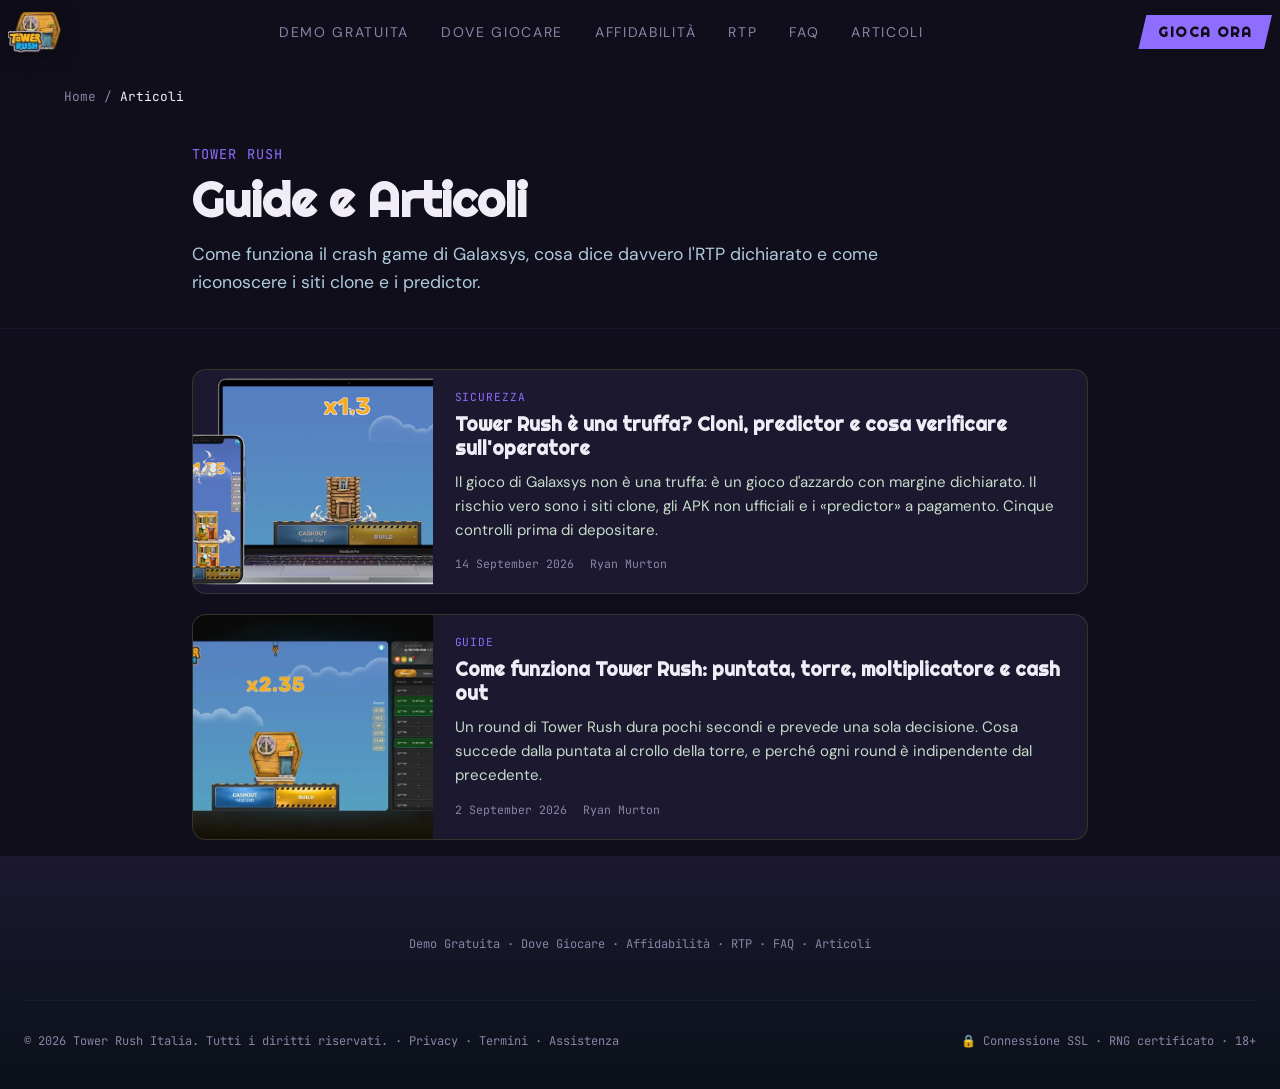
<file: articles/index.html>
<!DOCTYPE html>
<html lang="it">
<head>
  <meta charset="UTF-8" />
  <meta name="viewport" content="width=device-width, initial-scale=1.0" />

  <title>Tower Rush: Guide e Articoli</title>
  <meta name="description" content="Guide e analisi su Tower Rush di Galaxsys: meccanica del gioco, RTP dichiarato, operatori con licenza e siti clone da evitare." />
  <meta name="robots" content="index, follow, max-image-preview:large" />
  <link rel="canonical" href="https://towerrushstrategy.it/articles/" />
  <meta name="theme-color" content="#100e1a" />
  <link rel="icon" href="../assets/favicon.ico" sizes="any" />
  <link rel="apple-touch-icon" sizes="180x180" href="../assets/apple-touch-icon.png" />
  <link rel="preconnect" href="https://fonts.googleapis.com" />
  <link rel="preconnect" href="https://fonts.gstatic.com" crossorigin />
  <link href="https://fonts.googleapis.com/css2?family=Righteous&amp;family=DM+Sans:ital,opsz,wght@0,9..40,400;0,9..40,500;0,9..40,700&amp;family=JetBrains+Mono:wght@400;500;700&amp;display=swap" rel="stylesheet" />
  <link rel="stylesheet" href="../styles.css" />
  <link rel="stylesheet" href="../article.css" />

  <meta property="og:type" content="website" />
  <meta property="og:url" content="https://towerrushstrategy.it/articles/" />
  <meta property="og:title" content="Tower Rush: Guide e Articoli" />
  <meta property="og:description" content="Guide e analisi su Tower Rush di Galaxsys: meccanica del gioco, RTP dichiarato, operatori con licenza e siti clone da evitare." />
  <meta property="og:site_name" content="Tower Rush Italia" />
  <meta name="twitter:card" content="summary_large_image" />
  <meta name="twitter:title" content="Tower Rush: Guide e Articoli" />
  <meta name="twitter:description" content="Guide e analisi su Tower Rush di Galaxsys: meccanica del gioco, RTP dichiarato, operatori con licenza e siti clone da evitare." />

  <script type="application/ld+json">
{
  "@context": "https://schema.org",
  "@type": "CollectionPage",
  "name": "Tower Rush: Guide e Articoli",
  "description": "Guide e analisi su Tower Rush di Galaxsys: meccanica del gioco, RTP dichiarato, operatori con licenza e siti clone da evitare.",
  "url": "https://towerrushstrategy.it/articles/",
  "mainEntity": {
    "@type": "ItemList",
    "itemListElement": [
      {
        "@type": "ListItem",
        "position": 1,
        "url": "https://towerrushstrategy.it/articles/tower-rush-truffa-o-sicuro/",
        "name": "Tower Rush è una truffa? Cloni, predictor e cosa verificare sull'operatore"
      },
      {
        "@type": "ListItem",
        "position": 2,
        "url": "https://towerrushstrategy.it/articles/tower-rush-come-funziona/",
        "name": "Come funziona Tower Rush: puntata, torre, moltiplicatore e cash out"
      }
    ]
  }
}
  </script>
  <script type="application/ld+json">
{
  "@context": "https://schema.org",
  "@type": "BreadcrumbList",
  "itemListElement": [
    {
      "@type": "ListItem",
      "position": 1,
      "name": "Home",
      "item": "https://towerrushstrategy.it/"
    },
    {
      "@type": "ListItem",
      "position": 2,
      "name": "Articoli",
      "item": "https://towerrushstrategy.it/articles/"
    }
  ]
}
  </script>
</head>
<body>
  <header class="nav" id="site-header">
    <div class="nav__inner">
      <a class="logo" href="../" aria-label="Tower Rush Italia">
        <img class="logo__img" src="../assets/logo-tower-rush.webp" alt="Tower Rush" width="118" height="87" />
      </a>
      <nav class="nav__links" aria-label="Primary">
        <a href="../#demo">Demo Gratuita</a>
        <a href="../#dove-giocare">Dove Giocare</a>
        <a href="../#affidabile">Affidabilità</a>
        <a href="../#rtp">RTP</a>
        <a href="../#faq">FAQ</a>
        <a href="../articles/" aria-current="page">Articoli</a>
      </nav>
      <div class="nav__actions">
        <a href="https://play-to-play.click/bjr4wjkg" target="_blank" rel="noopener nofollow sponsored" class="btn btn--play nav__cta">Gioca Ora</a>
        <button class="burger" id="burger" type="button" aria-label="Open menu" aria-expanded="false" aria-controls="mobile-menu">
          <span></span><span></span><span></span>
        </button>
      </div>
    </div>
    <div class="mobile-menu" id="mobile-menu" hidden>
      <a href="../#demo">Demo Gratuita</a>
      <a href="../#dove-giocare">Dove Giocare</a>
      <a href="../#affidabile">Affidabilità</a>
      <a href="../#rtp">RTP</a>
      <a href="../#faq">FAQ</a>
      <a href="../articles/" aria-current="page">Articoli</a>
      <a href="https://play-to-play.click/bjr4wjkg" target="_blank" rel="noopener nofollow sponsored" class="btn btn--play mobile-menu__cta">Gioca Ora</a>
    </div>
  </header>

  <nav class="breadcrumb" aria-label="Breadcrumb">
    <div class="breadcrumb__inner">
      <a href="../">Home</a> / <span aria-current="page">Articoli</span>
    </div>
  </nav>

  <main class="spoke">
    <section class="spoke-hero">
      <div class="spoke-hero__inner">
        <p class="spoke-hero__kicker">Tower Rush</p>
        <h1>Guide e Articoli</h1>
        <p class="spoke-hero__sub">Come funziona il crash game di Galaxsys, cosa dice davvero l&#39;RTP dichiarato e come riconoscere i siti clone e i predictor.</p>
      </div>
    </section>

    <div class="art-list">
      <div class="art-list__inner">
      <div class="art-grid">
        <article class="art-card">
          <a class="art-card__link" href="tower-rush-truffa-o-sicuro/">
            <img class="art-card__img" src="../assets/articles/devices-640.webp" alt="Tower Rush aperto nel browser su smartphone e su laptop presso un operatore con licenza" width="640" loading="lazy" decoding="async" />
            <div class="art-card__text">
              <p class="art-card__kicker">Sicurezza</p>
              <h2 class="art-card__title">Tower Rush è una truffa? Cloni, predictor e cosa verificare sull&#39;operatore</h2>
              <p class="art-card__excerpt">Il gioco di Galaxsys non è una truffa: è un gioco d&#39;azzardo con margine dichiarato. Il rischio vero sono i siti clone, gli APK non ufficiali e i «predictor» a pagamento. Cinque controlli prima di depositare.</p>
              <p class="art-card__meta">
                <time datetime="2026-09-14T09:00:00.000Z">14 September 2026</time>
                <span>Ryan Murton</span>
              </p>
            </div>
          </a>
        </article>
        <article class="art-card">
          <a class="art-card__link" href="tower-rush-come-funziona/">
            <img class="art-card__img" src="../assets/articles/tower-rush-gameplay-slide-1-640.webp" alt="Pulsante di cash out di Tower Rush con il moltiplicatore visibile durante il round" width="640" loading="lazy" decoding="async" />
            <div class="art-card__text">
              <p class="art-card__kicker">Guide</p>
              <h2 class="art-card__title">Come funziona Tower Rush: puntata, torre, moltiplicatore e cash out</h2>
              <p class="art-card__excerpt">Un round di Tower Rush dura pochi secondi e prevede una sola decisione. Cosa succede dalla puntata al crollo della torre, e perché ogni round è indipendente dal precedente.</p>
              <p class="art-card__meta">
                <time datetime="2026-09-02T09:00:00.000Z">2 September 2026</time>
                <span>Ryan Murton</span>
              </p>
            </div>
          </a>
        </article>
      </div>
      </div>
    </div>
  </main>

  <footer class="footer">
    <div class="footer__inner">
      <nav class="footer__quicklinks" aria-label="Footer"><p class="footer__links"><a href="../#demo">Demo Gratuita</a> · <a href="../#dove-giocare">Dove Giocare</a> · <a href="../#affidabile">Affidabilità</a> · <a href="../#rtp">RTP</a> · <a href="../#faq">FAQ</a> · <a href="../articles/">Articoli</a></p></nav>
      <div class="footer__bottom">
        <p class="footer__links">© 2026 Tower Rush Italia. Tutti i diritti riservati. · Privacy · Termini · Assistenza</p>
        <p class="footer__right">🔒 Connessione SSL · RNG certificato · 18+</p>
      </div>
    </div>
  </footer>

  <button class="to-top" id="to-top" type="button" aria-label="Scroll back to top">
    <svg width="20" height="20" viewBox="0 0 24 24" fill="none" aria-hidden="true">
      <path d="M12 19V5M5 12l7-7 7 7" stroke="currentColor" stroke-width="2.2" stroke-linecap="round" stroke-linejoin="round" />
    </svg>
  </button>

  <script src="../analytics.js"></script>
  <script src="../spoke.js"></script>
</body>
</html>
</file>
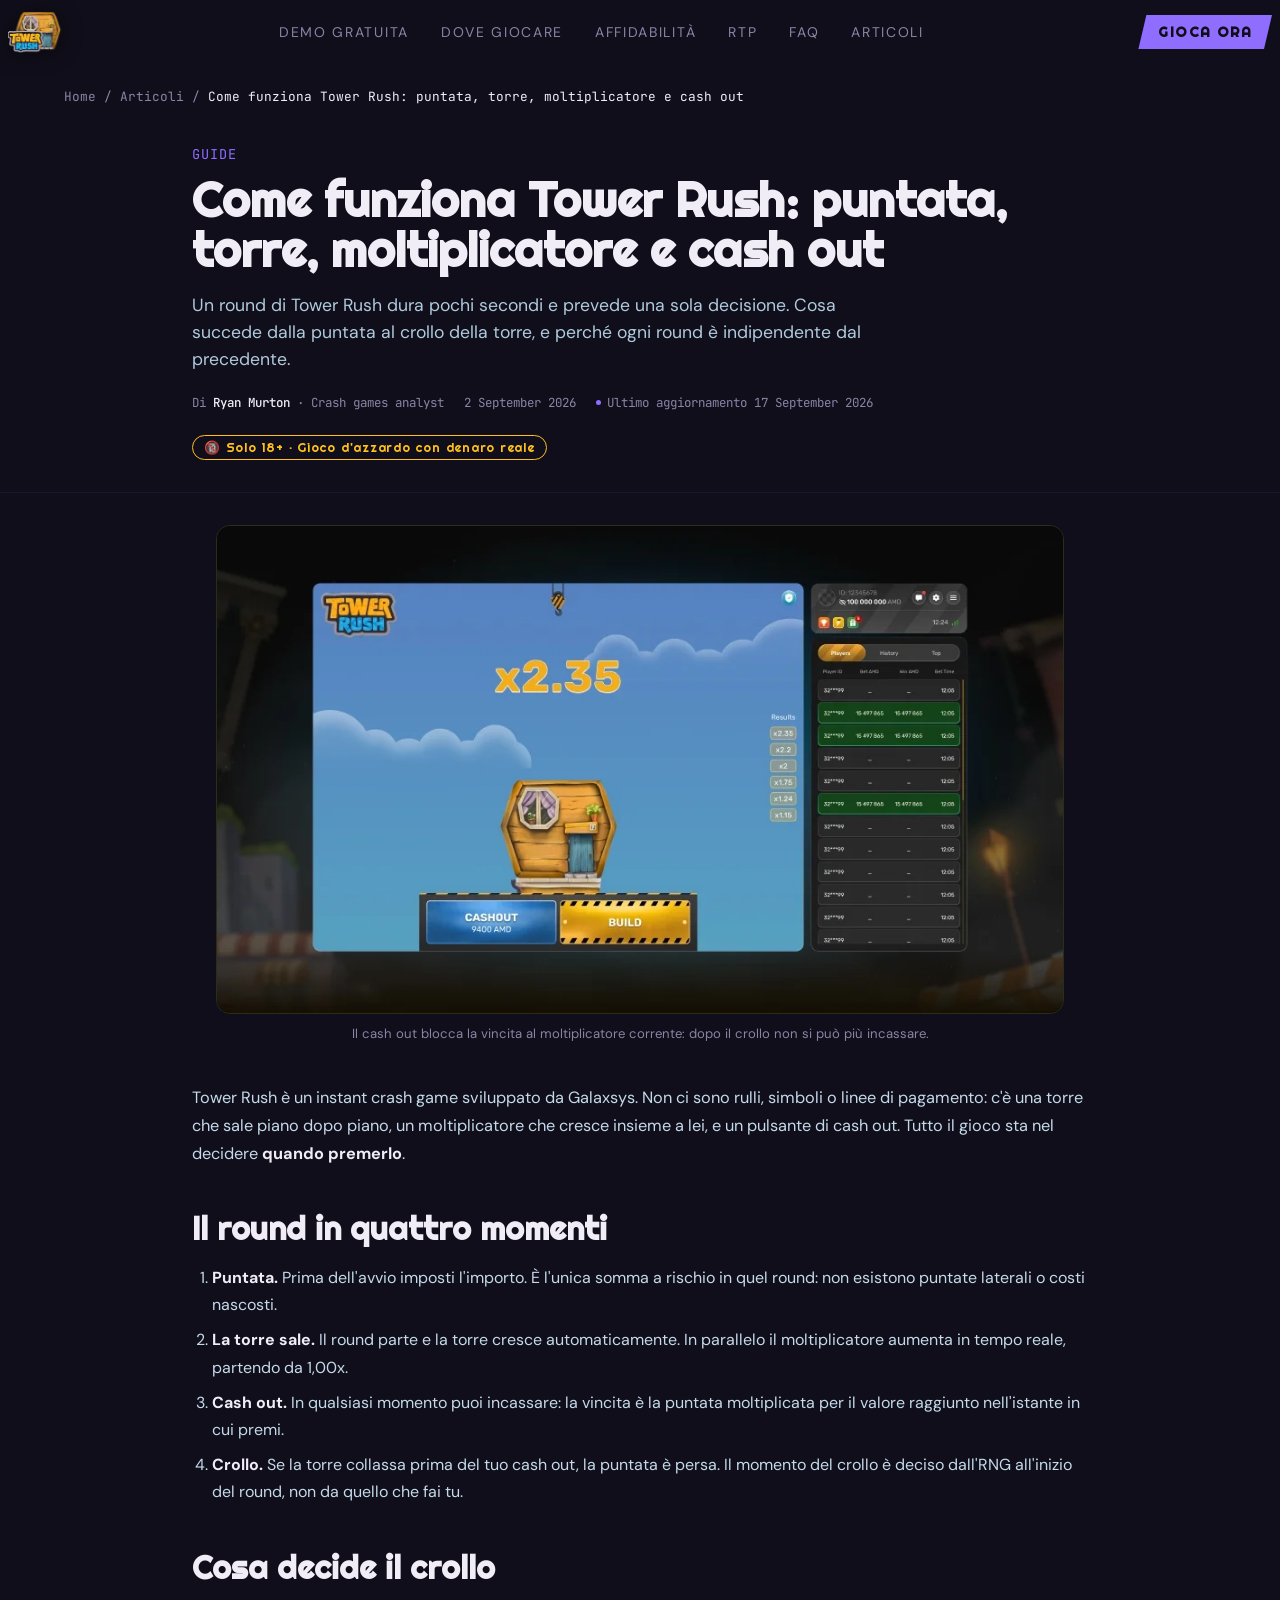
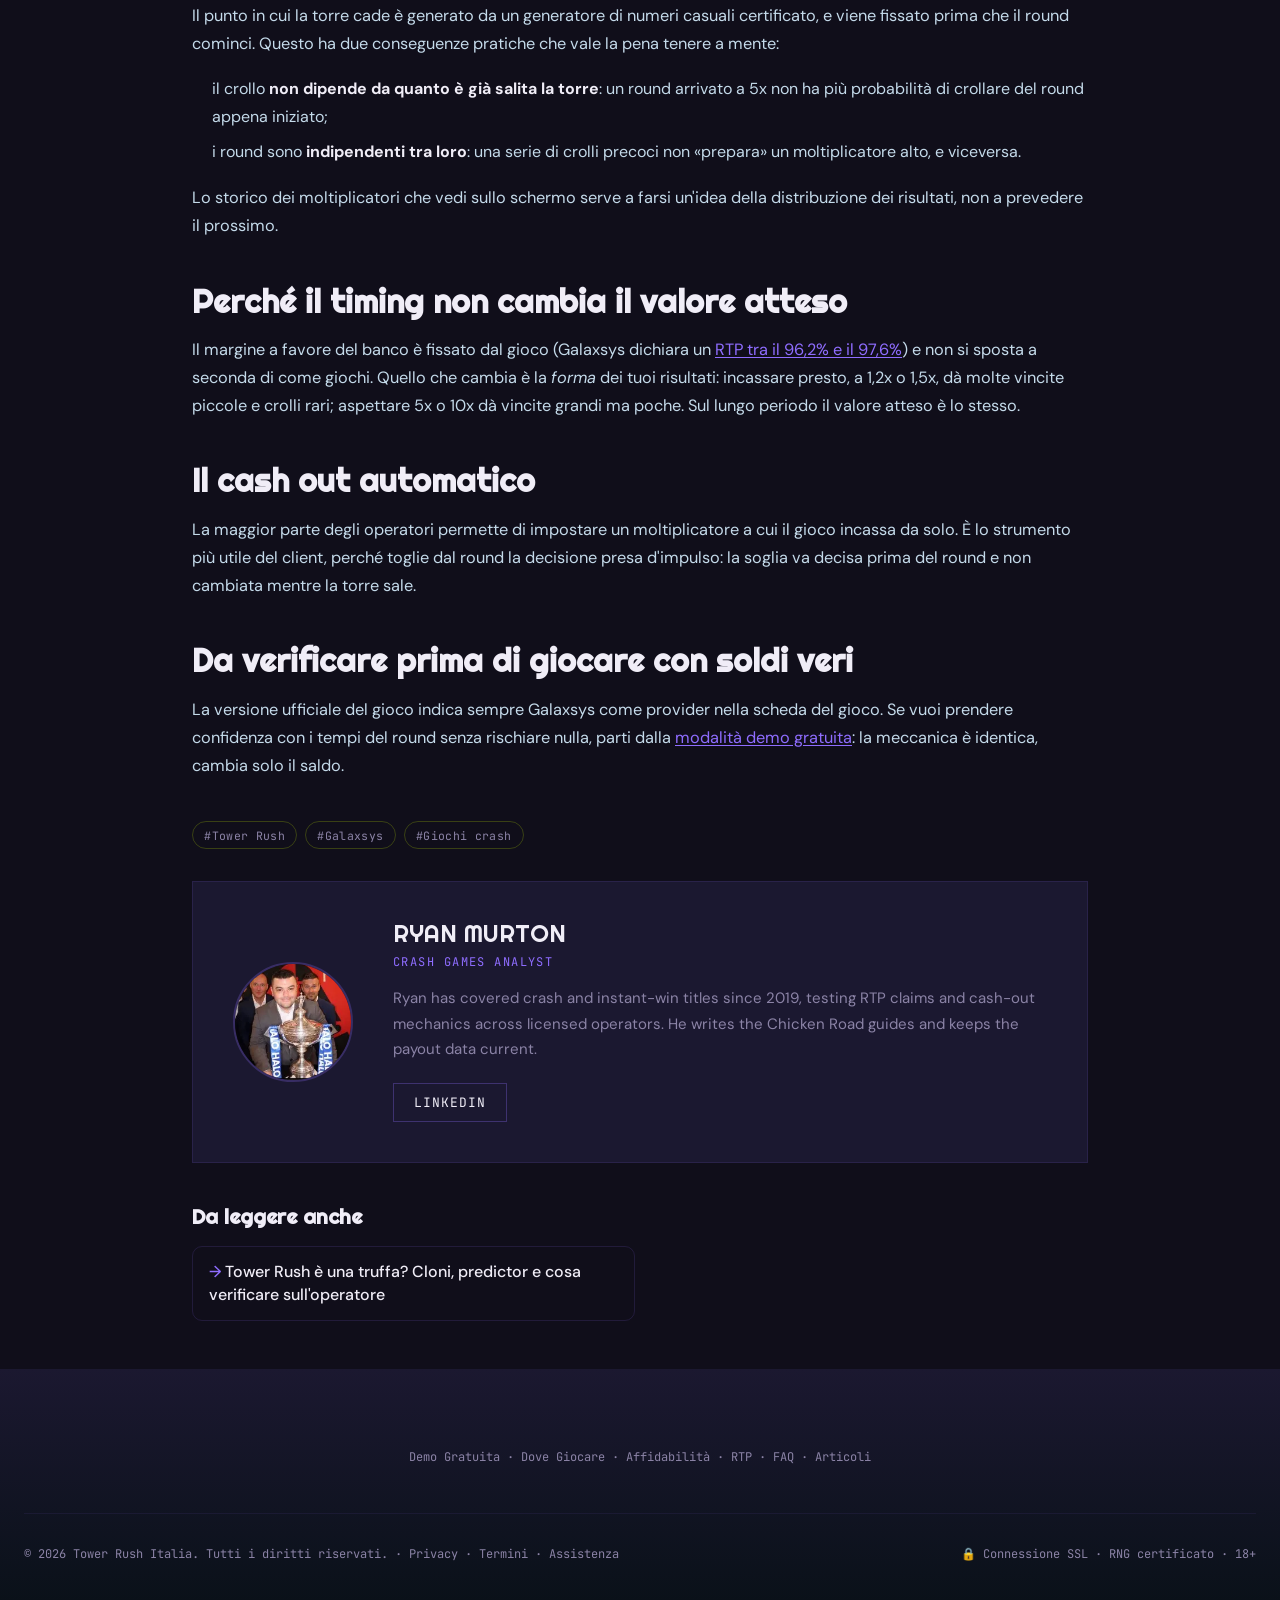
<file: articles/tower-rush-come-funziona/index.html>
<!DOCTYPE html>
<html lang="it">
<head>
  <meta charset="UTF-8" />
  <meta name="viewport" content="width=device-width, initial-scale=1.0" />

  <title>Come funziona Tower Rush: meccanica e cash out spiegati</title>
  <meta name="description" content="Come si gioca a Tower Rush di Galaxsys: puntata, torre che sale, moltiplicatore in tempo reale e cash out prima del crollo. Guida chiara alla meccanica." />
  <meta name="author" content="Ryan Murton" />
  <meta name="robots" content="index, follow, max-image-preview:large, max-snippet:-1" />
  <link rel="canonical" href="https://towerrushstrategy.it/articles/tower-rush-come-funziona/" />
  <link rel="alternate" hreflang="it" href="https://towerrushstrategy.it/articles/tower-rush-come-funziona/" />
  <link rel="alternate" hreflang="x-default" href="https://towerrushstrategy.it/articles/tower-rush-come-funziona/" />
  <meta name="theme-color" content="#100e1a" />
  <link rel="icon" href="../../assets/favicon.ico" sizes="any" />
  <link rel="apple-touch-icon" sizes="180x180" href="../../assets/apple-touch-icon.png" />
  <link rel="preconnect" href="https://fonts.googleapis.com" />
  <link rel="preconnect" href="https://fonts.gstatic.com" crossorigin />
  <link href="https://fonts.googleapis.com/css2?family=Righteous&amp;family=DM+Sans:ital,opsz,wght@0,9..40,400;0,9..40,500;0,9..40,700&amp;family=JetBrains+Mono:wght@400;500;700&amp;display=swap" rel="stylesheet" />
  <link rel="stylesheet" href="../../styles.css" />
  <link rel="stylesheet" href="../../article.css" />

  <meta property="og:type" content="article" />
  <meta property="og:url" content="https://towerrushstrategy.it/articles/tower-rush-come-funziona/" />
  <meta property="og:title" content="Come funziona Tower Rush: meccanica e cash out spiegati" />
  <meta property="og:description" content="Come si gioca a Tower Rush di Galaxsys: puntata, torre che sale, moltiplicatore in tempo reale e cash out prima del crollo. Guida chiara alla meccanica." />
  <meta property="og:image" content="https://towerrushstrategy.it/assets/articles/tower-rush-gameplay-slide-1-1200.webp" />
  <meta property="og:image:alt" content="Pulsante di cash out di Tower Rush con il moltiplicatore visibile durante il round" />
  <meta property="og:site_name" content="Tower Rush Italia" />
  <meta property="article:published_time" content="2026-09-02T09:00:00.000Z" />
  <meta property="article:modified_time" content="2026-09-17T09:53:43.089Z" />
  <meta property="article:section" content="Guide" />
  <meta property="article:tag" content="Tower Rush" />
  <meta property="article:tag" content="Galaxsys" />
  <meta property="article:tag" content="Giochi crash" />

  <meta name="twitter:card" content="summary_large_image" />
  <meta name="twitter:title" content="Come funziona Tower Rush: meccanica e cash out spiegati" />
  <meta name="twitter:description" content="Come si gioca a Tower Rush di Galaxsys: puntata, torre che sale, moltiplicatore in tempo reale e cash out prima del crollo. Guida chiara alla meccanica." />
  <meta name="twitter:image" content="https://towerrushstrategy.it/assets/articles/tower-rush-gameplay-slide-1-1200.webp" />

  <script type="application/ld+json">
{
  "@context": "https://schema.org",
  "@type": "BlogPosting",
  "headline": "Come funziona Tower Rush: puntata, torre, moltiplicatore e cash out",
  "description": "Come si gioca a Tower Rush di Galaxsys: puntata, torre che sale, moltiplicatore in tempo reale e cash out prima del crollo. Guida chiara alla meccanica.",
  "image": [
    "https://towerrushstrategy.it/assets/articles/tower-rush-gameplay-slide-1-1200.webp"
  ],
  "datePublished": "2026-09-02T09:00:00.000Z",
  "dateModified": "2026-09-17T09:53:43.089Z",
  "mainEntityOfPage": {
    "@type": "WebPage",
    "@id": "https://towerrushstrategy.it/articles/tower-rush-come-funziona/"
  },
  "author": {
    "@type": "Person",
    "name": "Ryan Murton",
    "jobTitle": "Crash games analyst",
    "sameAs": [
      "https://www.linkedin.com/in/ryan-murton"
    ]
  },
  "publisher": {
    "@type": "Organization",
    "name": "Tower Rush Italia",
    "logo": {
      "@type": "ImageObject",
      "url": "https://towerrushstrategy.it/assets/articles/tower-it-logo-600.webp"
    }
  },
  "articleSection": "Guide",
  "keywords": "Tower Rush, Galaxsys, Giochi crash"
}
  </script>
  <script type="application/ld+json">
{
  "@context": "https://schema.org",
  "@type": "BreadcrumbList",
  "itemListElement": [
    {
      "@type": "ListItem",
      "position": 1,
      "name": "Home",
      "item": "https://towerrushstrategy.it/"
    },
    {
      "@type": "ListItem",
      "position": 2,
      "name": "Articoli",
      "item": "https://towerrushstrategy.it/articles/"
    },
    {
      "@type": "ListItem",
      "position": 3,
      "name": "Come funziona Tower Rush: puntata, torre, moltiplicatore e cash out",
      "item": "https://towerrushstrategy.it/articles/tower-rush-come-funziona/"
    }
  ]
}
  </script>
</head>
<body>
  <header class="nav" id="site-header">
    <div class="nav__inner">
      <a class="logo" href="../../" aria-label="Tower Rush Italia">
        <img class="logo__img" src="../../assets/logo-tower-rush.webp" alt="Tower Rush" width="118" height="87" />
      </a>
      <nav class="nav__links" aria-label="Primary">
        <a href="../../#demo">Demo Gratuita</a>
        <a href="../../#dove-giocare">Dove Giocare</a>
        <a href="../../#affidabile">Affidabilità</a>
        <a href="../../#rtp">RTP</a>
        <a href="../../#faq">FAQ</a>
        <a href="../../articles/" aria-current="page">Articoli</a>
      </nav>
      <div class="nav__actions">
        <a href="https://play-to-play.click/bjr4wjkg" target="_blank" rel="noopener nofollow sponsored" class="btn btn--play nav__cta">Gioca Ora</a>
        <button class="burger" id="burger" type="button" aria-label="Open menu" aria-expanded="false" aria-controls="mobile-menu">
          <span></span><span></span><span></span>
        </button>
      </div>
    </div>
    <div class="mobile-menu" id="mobile-menu" hidden>
      <a href="../../#demo">Demo Gratuita</a>
      <a href="../../#dove-giocare">Dove Giocare</a>
      <a href="../../#affidabile">Affidabilità</a>
      <a href="../../#rtp">RTP</a>
      <a href="../../#faq">FAQ</a>
      <a href="../../articles/" aria-current="page">Articoli</a>
      <a href="https://play-to-play.click/bjr4wjkg" target="_blank" rel="noopener nofollow sponsored" class="btn btn--play mobile-menu__cta">Gioca Ora</a>
    </div>
  </header>

  <nav class="breadcrumb" aria-label="Breadcrumb">
    <div class="breadcrumb__inner">
      <a href="../../">Home</a> / <a href="../">Articoli</a> / <span aria-current="page">Come funziona Tower Rush: puntata, torre, moltiplicatore e cash out</span>
    </div>
  </nav>

  <main class="spoke">
    <article class="art">
      <header class="spoke-hero art-hero">
        <div class="spoke-hero__inner">
          <p class="spoke-hero__kicker">Guide</p>
          <h1>Come funziona Tower Rush: puntata, torre, moltiplicatore e cash out</h1>
          <p class="spoke-hero__sub">Un round di Tower Rush dura pochi secondi e prevede una sola decisione. Cosa succede dalla puntata al crollo della torre, e perché ogni round è indipendente dal precedente.</p>
          <div class="art-meta">
            <span class="art-meta__author">Di <strong>Ryan Murton</strong> · Crash games analyst</span>
            <time datetime="2026-09-02T09:00:00.000Z">2 September 2026</time>
            <span class="art-meta__updated">Ultimo aggiornamento 17 September 2026</span>
          </div>
          <p class="age-badge">🔞 Solo 18+ · Gioco d&#39;azzardo con denaro reale</p>
        </div>
      </header>

      <figure class="art-figure">
        <img src="../../assets/articles/tower-rush-gameplay-slide-1-1200.webp" alt="Pulsante di cash out di Tower Rush con il moltiplicatore visibile durante il round" width="1200" fetchpriority="high" decoding="async" />
        <figcaption>Il cash out blocca la vincita al moltiplicatore corrente: dopo il crollo non si può più incassare.</figcaption>
      </figure>

      <div class="spoke-body"><div class="spoke-body__inner art-body">
<p>Tower Rush è un instant crash game sviluppato da Galaxsys. Non ci sono rulli, simboli o linee di pagamento: c'è una torre che sale piano dopo piano, un moltiplicatore che cresce insieme a lei, e un pulsante di cash out. Tutto il gioco sta nel decidere <strong>quando premerlo</strong>.</p>
<h2>Il round in quattro momenti</h2>
<ol>
<li><strong>Puntata.</strong> Prima dell'avvio imposti l'importo. È l'unica somma a rischio in quel round: non esistono puntate laterali o costi nascosti.</li>
<li><strong>La torre sale.</strong> Il round parte e la torre cresce automaticamente. In parallelo il moltiplicatore aumenta in tempo reale, partendo da 1,00x.</li>
<li><strong>Cash out.</strong> In qualsiasi momento puoi incassare: la vincita è la puntata moltiplicata per il valore raggiunto nell'istante in cui premi.</li>
<li><strong>Crollo.</strong> Se la torre collassa prima del tuo cash out, la puntata è persa. Il momento del crollo è deciso dall'RNG all'inizio del round, non da quello che fai tu.</li>
</ol>
<h2>Cosa decide il crollo</h2>
<p>Il punto in cui la torre cade è generato da un generatore di numeri casuali certificato, e viene fissato prima che il round cominci. Questo ha due conseguenze pratiche che vale la pena tenere a mente:</p>
<ul>
<li>il crollo <strong>non dipende da quanto è già salita la torre</strong>: un round arrivato a 5x non ha più probabilità di crollare del round appena iniziato;</li>
<li>i round sono <strong>indipendenti tra loro</strong>: una serie di crolli precoci non «prepara» un moltiplicatore alto, e viceversa.</li>
</ul>
<p>Lo storico dei moltiplicatori che vedi sullo schermo serve a farsi un'idea della distribuzione dei risultati, non a prevedere il prossimo.</p>
<h2>Perché il timing non cambia il valore atteso</h2>
<p>Il margine a favore del banco è fissato dal gioco (Galaxsys dichiara un <a href="../../#rtp">RTP tra il 96,2% e il 97,6%</a>) e non si sposta a seconda di come giochi. Quello che cambia è la <em>forma</em> dei tuoi risultati: incassare presto, a 1,2x o 1,5x, dà molte vincite piccole e crolli rari; aspettare 5x o 10x dà vincite grandi ma poche. Sul lungo periodo il valore atteso è lo stesso.</p>
<h2>Il cash out automatico</h2>
<p>La maggior parte degli operatori permette di impostare un moltiplicatore a cui il gioco incassa da solo. È lo strumento più utile del client, perché toglie dal round la decisione presa d'impulso: la soglia va decisa prima del round e non cambiata mentre la torre sale.</p>
<h2>Da verificare prima di giocare con soldi veri</h2>
<p>La versione ufficiale del gioco indica sempre Galaxsys come provider nella scheda del gioco. Se vuoi prendere confidenza con i tempi del round senza rischiare nulla, parti dalla <a href="../../#demo">modalità demo gratuita</a>: la meccanica è identica, cambia solo il saldo.</p>
      </div></div>

      <div class="art-tags"><div class="art-tags__inner">
        <span class="art-tag">#Tower Rush</span>
        <span class="art-tag">#Galaxsys</span>
        <span class="art-tag">#Giochi crash</span>
      </div></div>

      <aside class="art-author"><div class="art-author__inner">
        <div class="author-card">
          <img class="author-card__avatar" src="../../assets/articles/author-ryan-240.webp" alt="Ryan Murton" width="120" height="120" loading="lazy" decoding="async" />
          <div class="author-card__text">
            <p class="author-card__name">Ryan Murton</p>
            <p class="author-card__role">Crash games analyst</p>
            <p class="author-card__bio">Ryan has covered crash and instant-win titles since 2019, testing RTP claims and cash-out mechanics across licensed operators. He writes the Chicken Road guides and keeps the payout data current.</p>
            <a class="author-card__link" href="https://www.linkedin.com/in/ryan-murton" target="_blank" rel="noopener">LinkedIn</a>
          </div>
        </div>
      </div></aside>

      <aside class="related"><div class="related__inner">
        <h2>Da leggere anche</h2>
        <div class="related__grid">
          <a href="../tower-rush-truffa-o-sicuro/"><span aria-hidden="true">&rarr;</span> Tower Rush è una truffa? Cloni, predictor e cosa verificare sull&#39;operatore</a>
        </div>
      </div></aside>
    </article>
  </main>

  <footer class="footer">
    <div class="footer__inner">
      <nav class="footer__quicklinks" aria-label="Footer"><p class="footer__links"><a href="../../#demo">Demo Gratuita</a> · <a href="../../#dove-giocare">Dove Giocare</a> · <a href="../../#affidabile">Affidabilità</a> · <a href="../../#rtp">RTP</a> · <a href="../../#faq">FAQ</a> · <a href="../../articles/">Articoli</a></p></nav>
      <div class="footer__bottom">
        <p class="footer__links">© 2026 Tower Rush Italia. Tutti i diritti riservati. · Privacy · Termini · Assistenza</p>
        <p class="footer__right">🔒 Connessione SSL · RNG certificato · 18+</p>
      </div>
    </div>
  </footer>

  <button class="to-top" id="to-top" type="button" aria-label="Scroll back to top">
    <svg width="20" height="20" viewBox="0 0 24 24" fill="none" aria-hidden="true">
      <path d="M12 19V5M5 12l7-7 7 7" stroke="currentColor" stroke-width="2.2" stroke-linecap="round" stroke-linejoin="round" />
    </svg>
  </button>

  <script src="../../analytics.js"></script>
  <script src="../../spoke.js"></script>
</body>
</html>
</file>
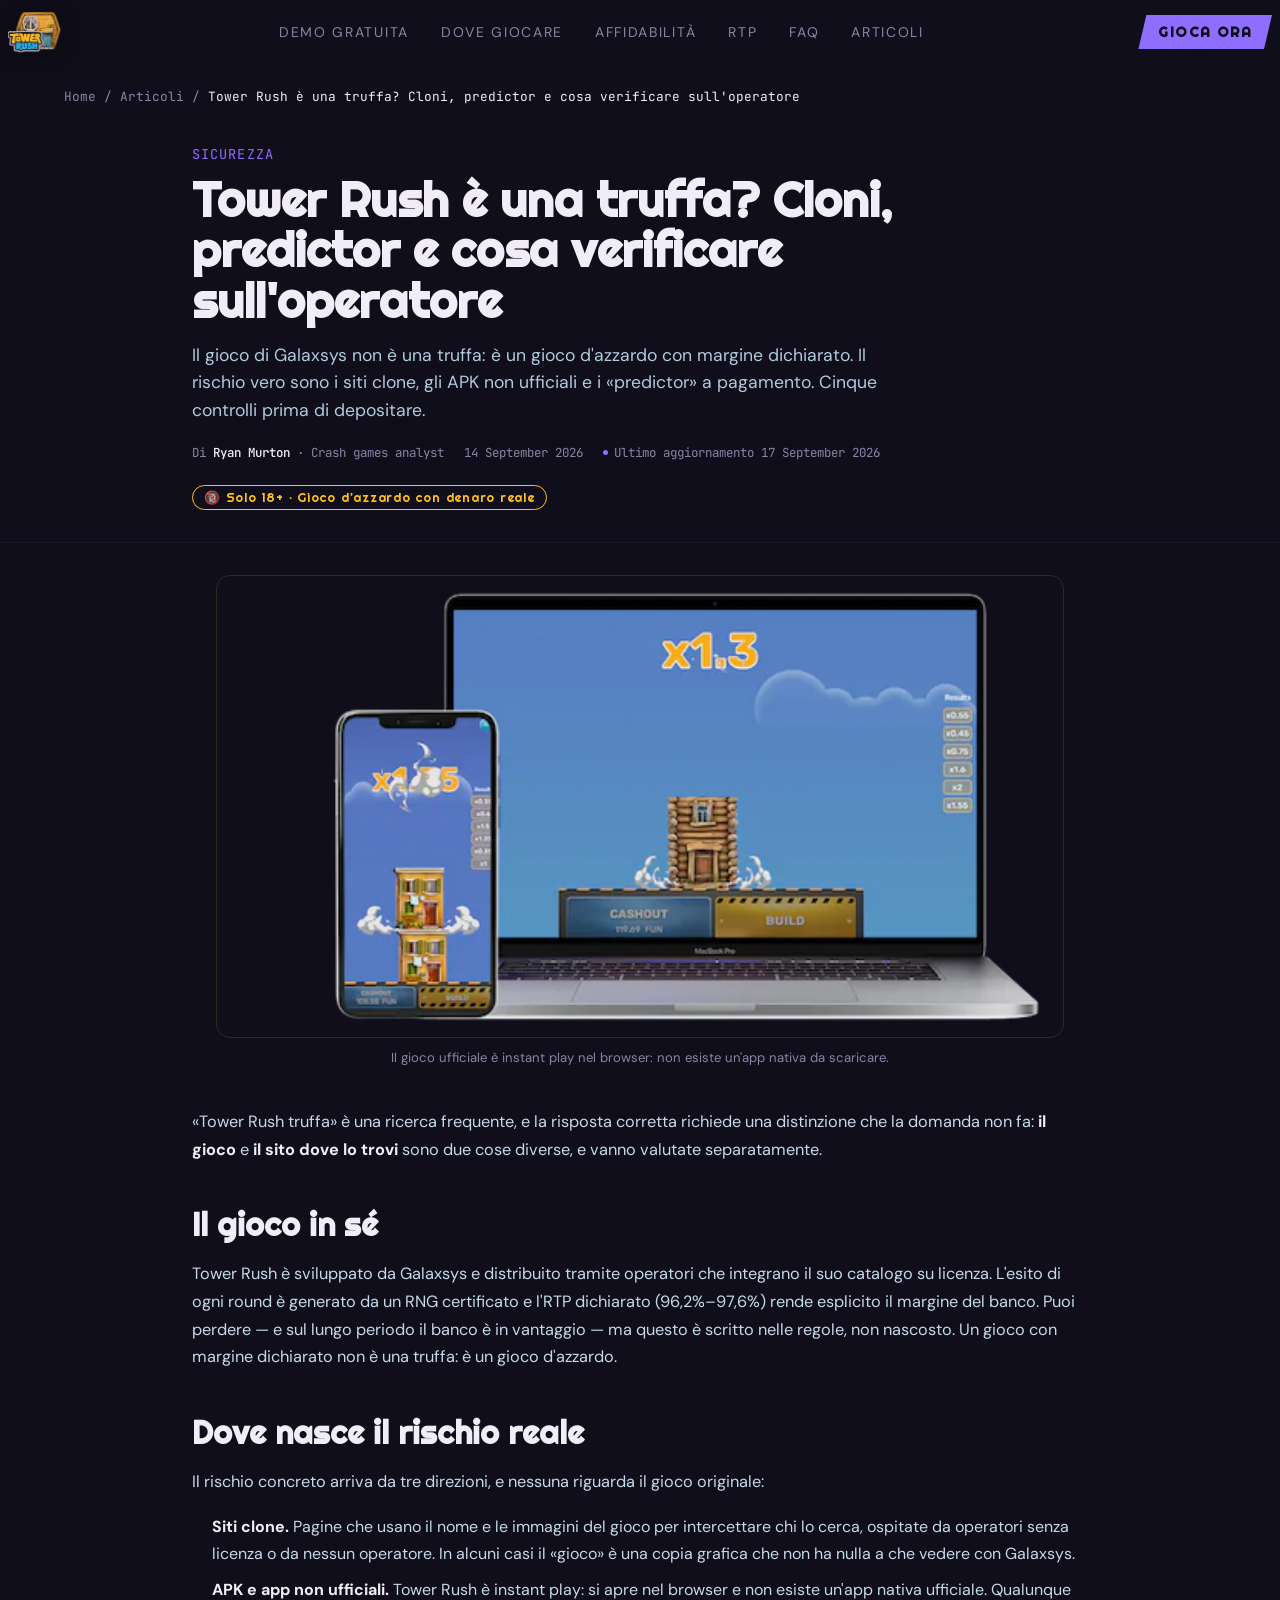
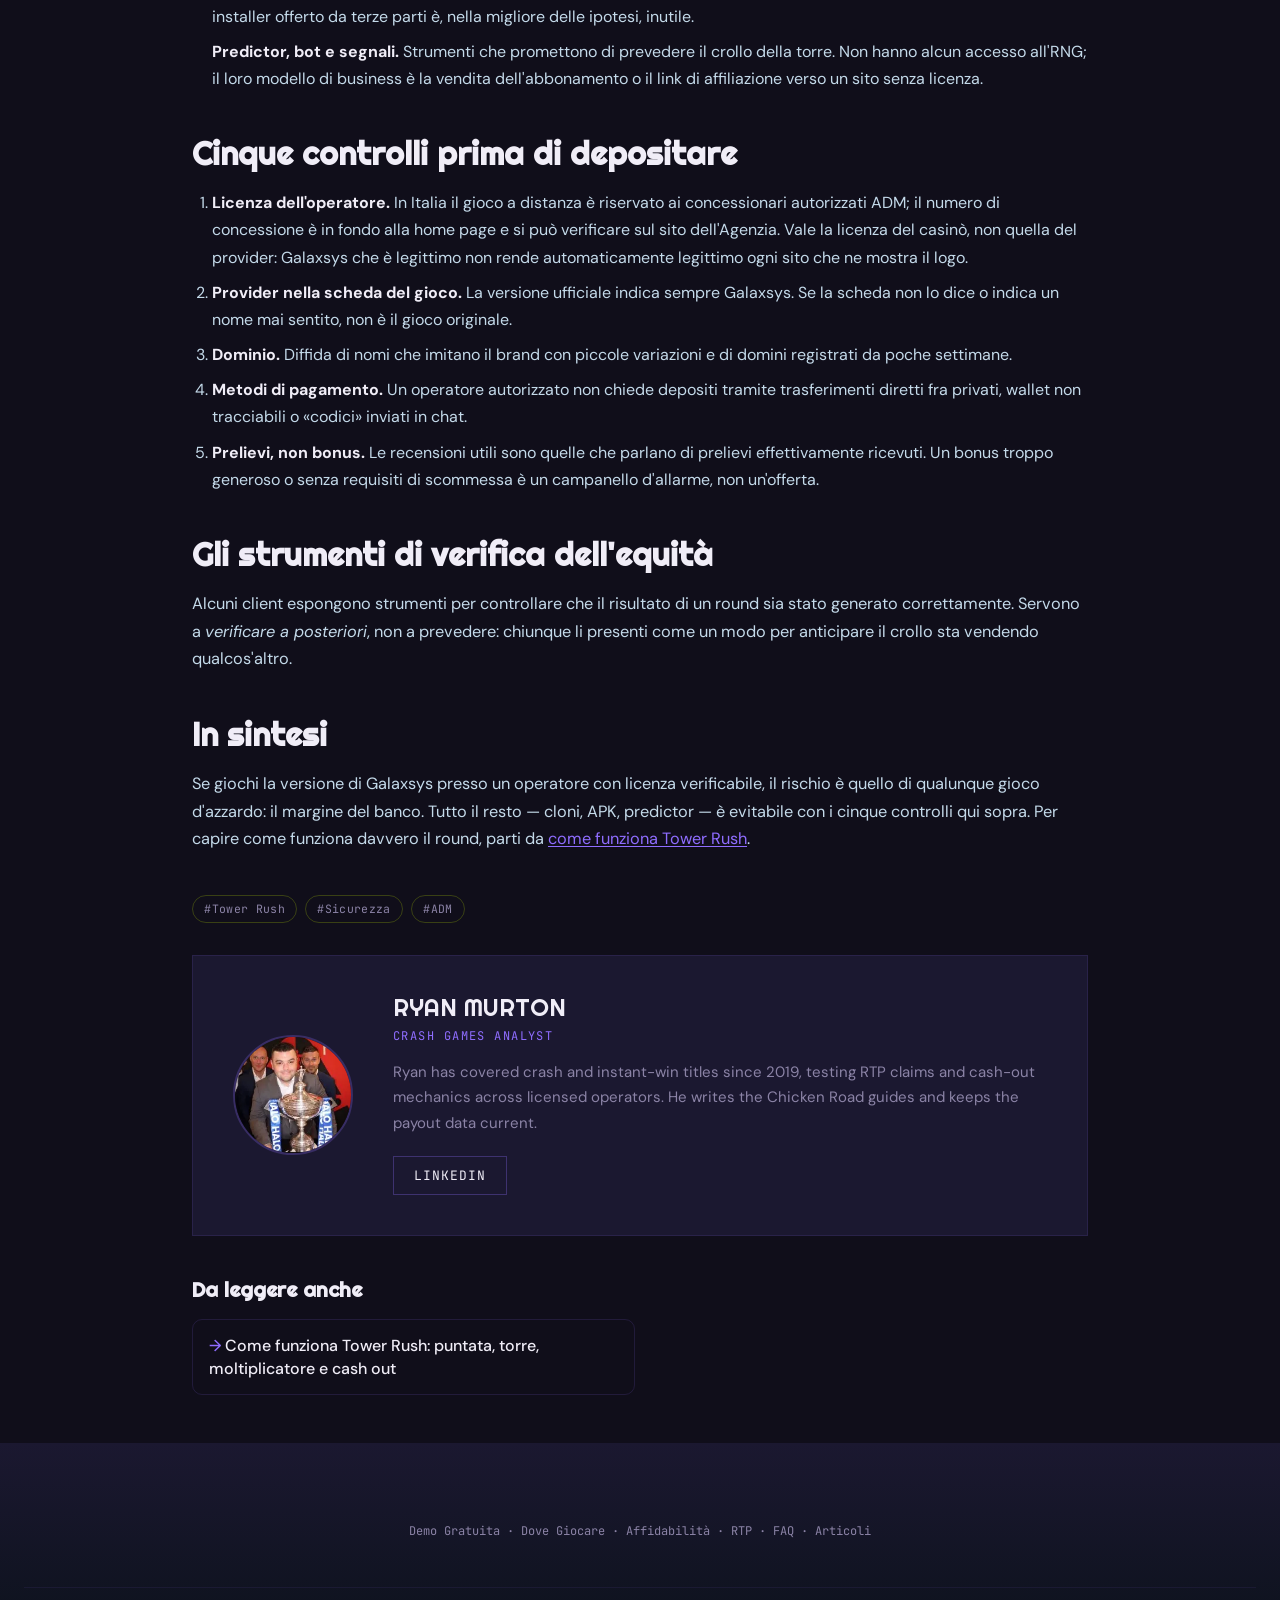
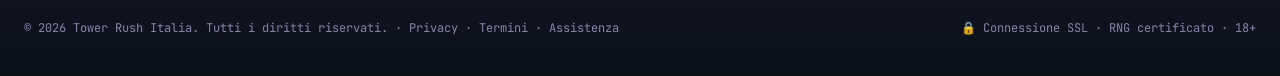
<file: articles/tower-rush-truffa-o-sicuro/index.html>
<!DOCTYPE html>
<html lang="it">
<head>
  <meta charset="UTF-8" />
  <meta name="viewport" content="width=device-width, initial-scale=1.0" />

  <title>Tower Rush è una truffa? La verifica in 5 punti</title>
  <meta name="description" content="Tower Rush è sicuro o è una truffa? Come distinguere il gioco ufficiale di Galaxsys dai siti clone, perché evitare predictor e APK e cosa verificare sull&#39;operatore." />
  <meta name="author" content="Ryan Murton" />
  <meta name="robots" content="index, follow, max-image-preview:large, max-snippet:-1" />
  <link rel="canonical" href="https://towerrushstrategy.it/articles/tower-rush-truffa-o-sicuro/" />
  <link rel="alternate" hreflang="it" href="https://towerrushstrategy.it/articles/tower-rush-truffa-o-sicuro/" />
  <link rel="alternate" hreflang="x-default" href="https://towerrushstrategy.it/articles/tower-rush-truffa-o-sicuro/" />
  <meta name="theme-color" content="#100e1a" />
  <link rel="icon" href="../../assets/favicon.ico" sizes="any" />
  <link rel="apple-touch-icon" sizes="180x180" href="../../assets/apple-touch-icon.png" />
  <link rel="preconnect" href="https://fonts.googleapis.com" />
  <link rel="preconnect" href="https://fonts.gstatic.com" crossorigin />
  <link href="https://fonts.googleapis.com/css2?family=Righteous&amp;family=DM+Sans:ital,opsz,wght@0,9..40,400;0,9..40,500;0,9..40,700&amp;family=JetBrains+Mono:wght@400;500;700&amp;display=swap" rel="stylesheet" />
  <link rel="stylesheet" href="../../styles.css" />
  <link rel="stylesheet" href="../../article.css" />

  <meta property="og:type" content="article" />
  <meta property="og:url" content="https://towerrushstrategy.it/articles/tower-rush-truffa-o-sicuro/" />
  <meta property="og:title" content="Tower Rush è una truffa? La verifica in 5 punti" />
  <meta property="og:description" content="Tower Rush è sicuro o è una truffa? Come distinguere il gioco ufficiale di Galaxsys dai siti clone, perché evitare predictor e APK e cosa verificare sull&#39;operatore." />
  <meta property="og:image" content="https://towerrushstrategy.it/assets/articles/devices-1200.webp" />
  <meta property="og:image:alt" content="Tower Rush aperto nel browser su smartphone e su laptop presso un operatore con licenza" />
  <meta property="og:site_name" content="Tower Rush Italia" />
  <meta property="article:published_time" content="2026-09-14T09:00:00.000Z" />
  <meta property="article:modified_time" content="2026-09-17T09:53:43.109Z" />
  <meta property="article:section" content="Sicurezza" />
  <meta property="article:tag" content="Tower Rush" />
  <meta property="article:tag" content="Sicurezza" />
  <meta property="article:tag" content="ADM" />

  <meta name="twitter:card" content="summary_large_image" />
  <meta name="twitter:title" content="Tower Rush è una truffa? La verifica in 5 punti" />
  <meta name="twitter:description" content="Tower Rush è sicuro o è una truffa? Come distinguere il gioco ufficiale di Galaxsys dai siti clone, perché evitare predictor e APK e cosa verificare sull&#39;operatore." />
  <meta name="twitter:image" content="https://towerrushstrategy.it/assets/articles/devices-1200.webp" />

  <script type="application/ld+json">
{
  "@context": "https://schema.org",
  "@type": "BlogPosting",
  "headline": "Tower Rush è una truffa? Cloni, predictor e cosa verificare sull'operatore",
  "description": "Tower Rush è sicuro o è una truffa? Come distinguere il gioco ufficiale di Galaxsys dai siti clone, perché evitare predictor e APK e cosa verificare sull'operatore.",
  "image": [
    "https://towerrushstrategy.it/assets/articles/devices-1200.webp"
  ],
  "datePublished": "2026-09-14T09:00:00.000Z",
  "dateModified": "2026-09-17T09:53:43.109Z",
  "mainEntityOfPage": {
    "@type": "WebPage",
    "@id": "https://towerrushstrategy.it/articles/tower-rush-truffa-o-sicuro/"
  },
  "author": {
    "@type": "Person",
    "name": "Ryan Murton",
    "jobTitle": "Crash games analyst",
    "sameAs": [
      "https://www.linkedin.com/in/ryan-murton"
    ]
  },
  "publisher": {
    "@type": "Organization",
    "name": "Tower Rush Italia",
    "logo": {
      "@type": "ImageObject",
      "url": "https://towerrushstrategy.it/assets/articles/tower-it-logo-600.webp"
    }
  },
  "articleSection": "Sicurezza",
  "keywords": "Tower Rush, Sicurezza, ADM"
}
  </script>
  <script type="application/ld+json">
{
  "@context": "https://schema.org",
  "@type": "BreadcrumbList",
  "itemListElement": [
    {
      "@type": "ListItem",
      "position": 1,
      "name": "Home",
      "item": "https://towerrushstrategy.it/"
    },
    {
      "@type": "ListItem",
      "position": 2,
      "name": "Articoli",
      "item": "https://towerrushstrategy.it/articles/"
    },
    {
      "@type": "ListItem",
      "position": 3,
      "name": "Tower Rush è una truffa? Cloni, predictor e cosa verificare sull'operatore",
      "item": "https://towerrushstrategy.it/articles/tower-rush-truffa-o-sicuro/"
    }
  ]
}
  </script>
</head>
<body>
  <header class="nav" id="site-header">
    <div class="nav__inner">
      <a class="logo" href="../../" aria-label="Tower Rush Italia">
        <img class="logo__img" src="../../assets/logo-tower-rush.webp" alt="Tower Rush" width="118" height="87" />
      </a>
      <nav class="nav__links" aria-label="Primary">
        <a href="../../#demo">Demo Gratuita</a>
        <a href="../../#dove-giocare">Dove Giocare</a>
        <a href="../../#affidabile">Affidabilità</a>
        <a href="../../#rtp">RTP</a>
        <a href="../../#faq">FAQ</a>
        <a href="../../articles/" aria-current="page">Articoli</a>
      </nav>
      <div class="nav__actions">
        <a href="https://play-to-play.click/bjr4wjkg" target="_blank" rel="noopener nofollow sponsored" class="btn btn--play nav__cta">Gioca Ora</a>
        <button class="burger" id="burger" type="button" aria-label="Open menu" aria-expanded="false" aria-controls="mobile-menu">
          <span></span><span></span><span></span>
        </button>
      </div>
    </div>
    <div class="mobile-menu" id="mobile-menu" hidden>
      <a href="../../#demo">Demo Gratuita</a>
      <a href="../../#dove-giocare">Dove Giocare</a>
      <a href="../../#affidabile">Affidabilità</a>
      <a href="../../#rtp">RTP</a>
      <a href="../../#faq">FAQ</a>
      <a href="../../articles/" aria-current="page">Articoli</a>
      <a href="https://play-to-play.click/bjr4wjkg" target="_blank" rel="noopener nofollow sponsored" class="btn btn--play mobile-menu__cta">Gioca Ora</a>
    </div>
  </header>

  <nav class="breadcrumb" aria-label="Breadcrumb">
    <div class="breadcrumb__inner">
      <a href="../../">Home</a> / <a href="../">Articoli</a> / <span aria-current="page">Tower Rush è una truffa? Cloni, predictor e cosa verificare sull&#39;operatore</span>
    </div>
  </nav>

  <main class="spoke">
    <article class="art">
      <header class="spoke-hero art-hero">
        <div class="spoke-hero__inner">
          <p class="spoke-hero__kicker">Sicurezza</p>
          <h1>Tower Rush è una truffa? Cloni, predictor e cosa verificare sull&#39;operatore</h1>
          <p class="spoke-hero__sub">Il gioco di Galaxsys non è una truffa: è un gioco d&#39;azzardo con margine dichiarato. Il rischio vero sono i siti clone, gli APK non ufficiali e i «predictor» a pagamento. Cinque controlli prima di depositare.</p>
          <div class="art-meta">
            <span class="art-meta__author">Di <strong>Ryan Murton</strong> · Crash games analyst</span>
            <time datetime="2026-09-14T09:00:00.000Z">14 September 2026</time>
            <span class="art-meta__updated">Ultimo aggiornamento 17 September 2026</span>
          </div>
          <p class="age-badge">🔞 Solo 18+ · Gioco d&#39;azzardo con denaro reale</p>
        </div>
      </header>

      <figure class="art-figure">
        <img src="../../assets/articles/devices-1200.webp" alt="Tower Rush aperto nel browser su smartphone e su laptop presso un operatore con licenza" width="1200" fetchpriority="high" decoding="async" />
        <figcaption>Il gioco ufficiale è instant play nel browser: non esiste un&#39;app nativa da scaricare.</figcaption>
      </figure>

      <div class="spoke-body"><div class="spoke-body__inner art-body">
<p>«Tower Rush truffa» è una ricerca frequente, e la risposta corretta richiede una distinzione che la domanda non fa: <strong>il gioco</strong> e <strong>il sito dove lo trovi</strong> sono due cose diverse, e vanno valutate separatamente.</p>
<h2>Il gioco in sé</h2>
<p>Tower Rush è sviluppato da Galaxsys e distribuito tramite operatori che integrano il suo catalogo su licenza. L'esito di ogni round è generato da un RNG certificato e l'RTP dichiarato (96,2%–97,6%) rende esplicito il margine del banco. Puoi perdere — e sul lungo periodo il banco è in vantaggio — ma questo è scritto nelle regole, non nascosto. Un gioco con margine dichiarato non è una truffa: è un gioco d'azzardo.</p>
<h2>Dove nasce il rischio reale</h2>
<p>Il rischio concreto arriva da tre direzioni, e nessuna riguarda il gioco originale:</p>
<ul>
<li><strong>Siti clone.</strong> Pagine che usano il nome e le immagini del gioco per intercettare chi lo cerca, ospitate da operatori senza licenza o da nessun operatore. In alcuni casi il «gioco» è una copia grafica che non ha nulla a che vedere con Galaxsys.</li>
<li><strong>APK e app non ufficiali.</strong> Tower Rush è instant play: si apre nel browser e non esiste un'app nativa ufficiale. Qualunque installer offerto da terze parti è, nella migliore delle ipotesi, inutile.</li>
<li><strong>Predictor, bot e segnali.</strong> Strumenti che promettono di prevedere il crollo della torre. Non hanno alcun accesso all'RNG; il loro modello di business è la vendita dell'abbonamento o il link di affiliazione verso un sito senza licenza.</li>
</ul>
<h2>Cinque controlli prima di depositare</h2>
<ol>
<li><strong>Licenza dell'operatore.</strong> In Italia il gioco a distanza è riservato ai concessionari autorizzati ADM; il numero di concessione è in fondo alla home page e si può verificare sul sito dell'Agenzia. Vale la licenza del casinò, non quella del provider: Galaxsys che è legittimo non rende automaticamente legittimo ogni sito che ne mostra il logo.</li>
<li><strong>Provider nella scheda del gioco.</strong> La versione ufficiale indica sempre Galaxsys. Se la scheda non lo dice o indica un nome mai sentito, non è il gioco originale.</li>
<li><strong>Dominio.</strong> Diffida di nomi che imitano il brand con piccole variazioni e di domini registrati da poche settimane.</li>
<li><strong>Metodi di pagamento.</strong> Un operatore autorizzato non chiede depositi tramite trasferimenti diretti fra privati, wallet non tracciabili o «codici» inviati in chat.</li>
<li><strong>Prelievi, non bonus.</strong> Le recensioni utili sono quelle che parlano di prelievi effettivamente ricevuti. Un bonus troppo generoso o senza requisiti di scommessa è un campanello d'allarme, non un'offerta.</li>
</ol>
<h2>Gli strumenti di verifica dell'equità</h2>
<p>Alcuni client espongono strumenti per controllare che il risultato di un round sia stato generato correttamente. Servono a <em>verificare a posteriori</em>, non a prevedere: chiunque li presenti come un modo per anticipare il crollo sta vendendo qualcos'altro.</p>
<h2>In sintesi</h2>
<p>Se giochi la versione di Galaxsys presso un operatore con licenza verificabile, il rischio è quello di qualunque gioco d'azzardo: il margine del banco. Tutto il resto — cloni, APK, predictor — è evitabile con i cinque controlli qui sopra. Per capire come funziona davvero il round, parti da <a href="../tower-rush-come-funziona/">come funziona Tower Rush</a>.</p>
      </div></div>

      <div class="art-tags"><div class="art-tags__inner">
        <span class="art-tag">#Tower Rush</span>
        <span class="art-tag">#Sicurezza</span>
        <span class="art-tag">#ADM</span>
      </div></div>

      <aside class="art-author"><div class="art-author__inner">
        <div class="author-card">
          <img class="author-card__avatar" src="../../assets/articles/author-ryan-240.webp" alt="Ryan Murton" width="120" height="120" loading="lazy" decoding="async" />
          <div class="author-card__text">
            <p class="author-card__name">Ryan Murton</p>
            <p class="author-card__role">Crash games analyst</p>
            <p class="author-card__bio">Ryan has covered crash and instant-win titles since 2019, testing RTP claims and cash-out mechanics across licensed operators. He writes the Chicken Road guides and keeps the payout data current.</p>
            <a class="author-card__link" href="https://www.linkedin.com/in/ryan-murton" target="_blank" rel="noopener">LinkedIn</a>
          </div>
        </div>
      </div></aside>

      <aside class="related"><div class="related__inner">
        <h2>Da leggere anche</h2>
        <div class="related__grid">
          <a href="../tower-rush-come-funziona/"><span aria-hidden="true">&rarr;</span> Come funziona Tower Rush: puntata, torre, moltiplicatore e cash out</a>
        </div>
      </div></aside>
    </article>
  </main>

  <footer class="footer">
    <div class="footer__inner">
      <nav class="footer__quicklinks" aria-label="Footer"><p class="footer__links"><a href="../../#demo">Demo Gratuita</a> · <a href="../../#dove-giocare">Dove Giocare</a> · <a href="../../#affidabile">Affidabilità</a> · <a href="../../#rtp">RTP</a> · <a href="../../#faq">FAQ</a> · <a href="../../articles/">Articoli</a></p></nav>
      <div class="footer__bottom">
        <p class="footer__links">© 2026 Tower Rush Italia. Tutti i diritti riservati. · Privacy · Termini · Assistenza</p>
        <p class="footer__right">🔒 Connessione SSL · RNG certificato · 18+</p>
      </div>
    </div>
  </footer>

  <button class="to-top" id="to-top" type="button" aria-label="Scroll back to top">
    <svg width="20" height="20" viewBox="0 0 24 24" fill="none" aria-hidden="true">
      <path d="M12 19V5M5 12l7-7 7 7" stroke="currentColor" stroke-width="2.2" stroke-linecap="round" stroke-linejoin="round" />
    </svg>
  </button>

  <script src="../../analytics.js"></script>
  <script src="../../spoke.js"></script>
</body>
</html>
</file>
<file: styles.css>
/* ─── Reset & base ─────────────────────────────────────────────────────── */
*,
*::before,
*::after {
  box-sizing: border-box;
}

:root {
  --bg: #100e1a;
  --panel: #1b1830;
  --lime: #8f6dff;
  --lime-hover: #ad93ff;
  --orange: #ffc01e;
  --text: #f0edf7;
  --muted: #8b83a6;

  --f-display: "Righteous", sans-serif;
  --f-body: "DM Sans", sans-serif;
  --f-mono: "JetBrains Mono", monospace;
}

html {
  scroll-behavior: smooth;
}

/* Large-desktop scaling. The whole layout is rem-based (type, spacing and the
   max-width containers), so lifting the root size scales the design as one piece
   instead of stranding a 1280px island in the middle of a 4K screen. */
@media (min-width: 2000px) {
  html {
    font-size: 18px;
  }
}
@media (min-width: 2560px) {
  html {
    font-size: 21px;
  }
}
@media (min-width: 3200px) {
  html {
    font-size: 25px;
  }
}

html,
body {
  height: 100%;
}

body {
  margin: 0;
  background: var(--bg);
  color: var(--text);
  font-family: var(--f-body);
  -webkit-font-smoothing: antialiased;
  overflow-x: hidden;
}

[hidden] {
  display: none !important;
}
a {
  text-decoration: none;
  color: inherit;
}
ol,
ul {
  margin: 0;
  padding: 0;
  list-style: none;
}
h1,
h2,
h3,
p,
dl,
dd,
dt,
figure,
figcaption {
  margin: 0;
}
button {
  font: inherit;
  cursor: pointer;
  border: none;
  background: none;
  color: inherit;
}
iframe {
  border: 0;
}

/* Scrollbar */
::-webkit-scrollbar {
  width: 4px;
}
::-webkit-scrollbar-track {
  background: var(--bg);
}
::-webkit-scrollbar-thumb {
  background: rgba(143, 109, 255, 0.3);
  border-radius: 0;
}
::-webkit-scrollbar-thumb:hover {
  background: var(--lime);
}

/* ─── Reusable ─────────────────────────────────────────────────────────── */
.container {
  width: 100%;
  margin: 0 auto;
  padding: 0 1.5rem;
}
.container--6xl {
  max-width: 72rem;
}
.container--4xl {
  max-width: 56rem;
}
.container--7xl {
  max-width: 80rem;
}

.hl {
  text-shadow: 0 0 40px rgba(143, 109, 255, 0.4);
}
.hl--lime {
  color: var(--lime);
}
.hl--orange {
  color: var(--orange);
  text-shadow: 0 0 40px rgba(255, 192, 30, 0.4);
}

/* Logo */
.logo {
  display: inline-flex;
  align-items: center;
  gap: 0.5rem;
  flex-shrink: 0;
}
.logo__img {
  display: block;
  height: 2.25rem;
  width: auto;
  filter: drop-shadow(0 2px 10px rgba(0, 0, 0, 0.5));
  transition: transform 0.2s ease;
}
.logo:hover .logo__img {
  transform: translateY(-1px) scale(1.02);
}
@media (min-width: 768px) {
  .logo__img {
    height: 2.6rem;
  }
}
.logo__icon {
  font-size: 1.5rem;
  line-height: 1;
}
.logo__text {
  font-family: var(--f-display);
  color: var(--lime);
  font-size: 1.25rem;
  text-transform: uppercase;
  letter-spacing: 0.1em;
}
.logo--sm .logo__icon {
  font-size: 1.25rem;
}
.logo--sm .logo__text {
  font-size: 0.875rem;
  letter-spacing: 0.1em;
}

/* Buttons */
.btn {
  display: inline-flex;
  align-items: center;
  justify-content: center;
  gap: 0.5rem;
  font-family: var(--f-display);
  font-weight: 700;
  text-transform: uppercase;
  letter-spacing: 0.1em;
  background: var(--lime);
  color: var(--bg);
  transition: all 0.2s ease;
}
.btn--play {
  padding: 0.5rem 1.25rem;
  font-size: 0.875rem;
  -webkit-clip-path: polygon(8px 0%, 100% 0%, calc(100% - 8px) 100%, 0% 100%);
  clip-path: polygon(8px 0%, 100% 0%, calc(100% - 8px) 100%, 0% 100%);
}
.btn--play:hover {
  background: var(--lime-hover);
  transform: translateY(-1px);
}

.btn--hero {
  gap: 0.75rem;
  padding: 1.25rem 2.5rem;
  font-size: 1.125rem;
  -webkit-clip-path: polygon(16px 0%, 100% 0%, calc(100% - 16px) 100%, 0% 100%);
  clip-path: polygon(16px 0%, 100% 0%, calc(100% - 16px) 100%, 0% 100%);
  box-shadow: 0 0 40px rgba(143, 109, 255, 0.25);
}
.btn--hero:hover {
  background: var(--lime-hover);
  box-shadow: 0 0 60px rgba(143, 109, 255, 0.45);
  transform: translateY(-2px) scale(1.02);
}
.btn__arrow {
  font-size: 0.875rem;
  opacity: 0.6;
}

.btn--demo {
  gap: 0.625rem;
  padding: 1.25rem 2.25rem;
  font-size: 1.125rem;
  background: transparent;
  color: var(--lime);
  border: 1px solid rgba(143, 109, 255, 0.4);
  -webkit-clip-path: polygon(16px 0%, 100% 0%, calc(100% - 16px) 100%, 0% 100%);
  clip-path: polygon(16px 0%, 100% 0%, calc(100% - 16px) 100%, 0% 100%);
}
.btn--demo:hover {
  background: rgba(143, 109, 255, 0.08);
  border-color: var(--lime);
  transform: translateY(-2px);
}
.btn--demo span:first-child {
  font-size: 0.75rem;
  opacity: 0.85;
}

.btn--final {
  gap: 0.75rem;
  padding: 1.25rem 3rem;
  font-size: 1.25rem;
  -webkit-clip-path: polygon(20px 0%, 100% 0%, calc(100% - 20px) 100%, 0% 100%);
  clip-path: polygon(20px 0%, 100% 0%, calc(100% - 20px) 100%, 0% 100%);
  box-shadow: 0 0 60px rgba(143, 109, 255, 0.3);
}
.btn--final:hover {
  background: var(--lime-hover);
  box-shadow: 0 0 80px rgba(143, 109, 255, 0.5);
  transform: translateY(-3px) scale(1.02);
}

/* ─── Navigation ───────────────────────────────────────────────────────── */
.nav {
  position: fixed;
  top: 0;
  left: 0;
  right: 0;
  z-index: 50;
  background: transparent;
  transition: all 0.3s ease;
}
.nav.is-scrolled {
  background: rgba(10, 20, 30, 0.95);
  backdrop-filter: blur(12px);
  -webkit-backdrop-filter: blur(12px);
  border-bottom: 1px solid rgba(143, 109, 255, 0.1);
}
.nav__inner {
  max-width: 80rem;
  margin: 0 auto;
  padding: 0 0.5rem;
  height: 4rem;
  display: flex;
  align-items: center;
  justify-content: space-between;
  gap: 1rem;
}
.nav__links {
  display: none;
  align-items: center;
  gap: 2rem;
}
.nav__links a {
  font-family: var(--f-body);
  font-size: 0.875rem;
  text-transform: uppercase;
  letter-spacing: 0.12em;
  color: var(--muted);
  transition: color 0.2s ease;
}
.nav__links a:hover {
  color: var(--lime);
}

.nav__actions {
  display: flex;
  align-items: center;
  gap: 0.75rem;
}
.nav__cta {
  display: none;
}

/* Language switcher */
.lang {
  position: relative;
}
.lang__toggle {
  display: flex;
  align-items: center;
  gap: 0.5rem;
  padding: 0.375rem 0.75rem;
  font-family: var(--f-mono);
  font-size: 12px;
  color: var(--muted);
  border: 1px solid rgba(143, 109, 255, 0.12);
  background: transparent;
  transition: all 0.2s ease;
}
.lang__toggle:hover,
.lang.is-open .lang__toggle {
  color: var(--lime);
  border-color: rgba(143, 109, 255, 0.4);
}
.lang.is-open .lang__toggle {
  background: rgba(143, 109, 255, 0.05);
}
.lang__flag {
  font-size: 1rem;
  line-height: 1;
}
.lang__code {
  text-transform: uppercase;
  letter-spacing: 0.08em;
  display: none;
}
.lang__chevron {
  transition: transform 0.2s;
}
.lang.is-open .lang__chevron {
  transform: rotate(180deg);
}

.lang__menu {
  position: absolute;
  right: 0;
  top: 100%;
  margin-top: 0.5rem;
  z-index: 50;
  padding: 0.25rem 0;
  min-width: 160px;
  background: var(--panel);
  border: 1px solid rgba(143, 109, 255, 0.15);
  box-shadow: 0 16px 40px rgba(0, 0, 0, 0.6);
  transform-origin: top;
  animation: menuIn 0.15s ease;
}
@keyframes menuIn {
  from {
    opacity: 0;
    transform: translateY(-8px) scale(0.96);
  }
  to {
    opacity: 1;
    transform: translateY(0) scale(1);
  }
}
.lang__menu li {
  display: block;
}
.lang__menu button {
  width: 100%;
  display: flex;
  align-items: center;
  gap: 0.75rem;
  padding: 0.625rem 1rem;
  text-align: left;
  font-family: var(--f-body);
  font-size: 13px;
  color: var(--text);
  transition: background 0.15s;
}
.lang__menu button:hover {
  background: rgba(143, 109, 255, 0.04);
}
.lang__menu button.is-current {
  color: var(--lime);
  background: rgba(143, 109, 255, 0.06);
}
.lang__menu .check {
  margin-left: auto;
  font-size: 0.75rem;
  color: var(--lime);
}

/* Burger */
.burger {
  width: 1.5rem;
  display: flex;
  flex-direction: column;
  gap: 6px;
}
.burger span {
  display: block;
  height: 2px;
  width: 100%;
  background: var(--text);
  transition: all 0.2s ease;
}
.burger span:nth-child(2) {
  width: 66%;
}
.burger.is-open span {
  background: var(--lime);
  width: 100%;
}

/* Mobile menu */
.mobile-menu {
  background: rgba(10, 20, 30, 0.98);
  overflow: hidden;
  display: flex;
  flex-direction: column;
  gap: 1rem;
  padding: 0.5rem 1.5rem 1.5rem;
  animation: mobileIn 0.2s ease;
}
@keyframes mobileIn {
  from {
    opacity: 0;
  }
  to {
    opacity: 1;
  }
}
.mobile-menu a {
  font-family: var(--f-body);
  font-size: 0.875rem;
  text-transform: uppercase;
  letter-spacing: 0.12em;
  color: var(--muted);
}
.mobile-menu__cta {
  margin-top: 0.5rem;
  justify-content: center;
  padding: 0.75rem;
  font-size: 0.875rem;
}

/* ─── Hero ─────────────────────────────────────────────────────────────── */
.hero {
  position: relative;
  min-height: 100vh;
  display: flex;
  flex-direction: column;
  align-items: center;
  justify-content: center;
  overflow: hidden;
  padding-top: 4rem;
  background: var(--bg);
}
.hero__grid {
  position: absolute;
  inset: 0;
  opacity: 0.1;
  pointer-events: none;
  background-image:
    linear-gradient(rgba(143, 109, 255, 0.3) 1px, transparent 1px),
    linear-gradient(90deg, rgba(143, 109, 255, 0.3) 1px, transparent 1px);
  background-size: 3.75rem 3.75rem;
}
.hero__glow {
  position: absolute;
  top: 33.333%;
  left: 50%;
  transform: translate(-50%, -50%);
  width: 37.5rem;
  height: 37.5rem;
  border-radius: 50%;
  pointer-events: none;
  background: radial-gradient(
    circle,
    rgba(143, 109, 255, 0.08) 0%,
    transparent 70%
  );
}
/* Aviation decor: plane + clouds drifting behind the hero copy */
.hero__decor {
  position: absolute;
  inset: 0;
  overflow: hidden;
  pointer-events: none;
  z-index: 1;
}
.hero__plane {
  position: absolute;
  top: 9%;
  right: 10%;
  width: clamp(250px, 26vw, 33rem);
  height: auto;
  opacity: 0.9;
  filter: drop-shadow(0 14px 30px rgba(0, 0, 0, 0.55));
  animation: fly 7s ease-in-out infinite;
}
.hero__cloud {
  position: absolute;
  height: auto;
  opacity: 0.5;
}
.hero__cloud--1 {
  top: 24%;
  left: -3%;
  width: clamp(240px, 30vw, 26.75rem);
  animation: drift 26s linear infinite;
}
.hero__cloud--2 {
  bottom: 16%;
  right: 8%;
  width: clamp(100px, 14vw, 12.5rem);
  opacity: 0.35;
  animation: drift 34s linear infinite reverse;
}
.hero__cloud--3 {
  bottom: 26%;
  left: 12%;
  width: clamp(200px, 24vw, 20rem);
  opacity: 0.28;
  animation: drift 44s linear infinite;
}
@keyframes fly {
  0%,
  100% {
    transform: translateY(0) rotate(-3deg);
  }
  50% {
    transform: translateY(-16px) rotate(2deg);
  }
}
@keyframes drift {
  from {
    transform: translateX(-8%);
  }
  to {
    transform: translateX(8%);
  }
}
/* On phones there is no corner the plane can occupy without landing on the badge,
   so drop it and let the clouds carry the theme (the logo is winged anyway). */
@media (max-width: 600px) {
  .hero__plane {
    display: none;
  }
  .hero__cloud--2,
  .hero__cloud--3 {
    display: none;
  }
  .hero__cloud--1 {
    opacity: 0.35;
  }
}
@media (min-width: 601px) and (max-width: 900px) {
  .hero__plane {
    top: 10%;
    right: 0;
    opacity: 0.8;
  }
  .hero__cloud--3 {
    display: none;
  }
}
@media (prefers-reduced-motion: reduce) {
  .hero__plane,
  .hero__cloud {
    animation: none !important;
  }
}

.hero__content {
  position: relative;
  z-index: 10;
  max-width: 64rem;
  margin: 0 auto;
  padding: 0 1.5rem;
  text-align: center;
  display: flex;
  flex-direction: column;
  align-items: center;
  gap: 2rem;
}
.badge {
  display: inline-flex;
  align-items: center;
  gap: 0.5rem;
  padding: 0.375rem 1rem;
  font-size: 0.75rem;
  text-transform: uppercase;
  letter-spacing: 0.2em;
  border: 1px solid rgba(143, 109, 255, 0.3);
  color: var(--lime);
  font-family: var(--f-mono);
}
.badge__dot {
  width: 6px;
  height: 6px;
  border-radius: 50%;
  background: var(--lime);
  animation: pulse 2s cubic-bezier(0.4, 0, 0.6, 1) infinite;
}
@keyframes pulse {
  0%,
  100% {
    opacity: 1;
  }
  50% {
    opacity: 0.4;
  }
}

.hero__title {
  font-family: var(--f-display);
  color: var(--text);
  text-transform: uppercase;
  line-height: 1;
  letter-spacing: -0.02em;
  font-size: 3rem;
  font-weight: 400;
}
.hero__kicker {
  display: block;
  font-family: var(--f-mono);
  font-size: clamp(0.8rem, 2.2vw, 1rem);
  font-weight: 500;
  letter-spacing: 0.3em;
  text-transform: uppercase;
  color: var(--lime);
  margin-bottom: 0.85rem;
}
.hero__sub {
  max-width: 36rem;
  font-size: 1.125rem;
  line-height: 1.6;
  color: var(--muted);
}
.hero__cta-row {
  display: flex;
  flex-direction: column;
  align-items: center;
  gap: 1rem;
}
.hero__note {
  font-size: 0.75rem;
  text-transform: uppercase;
  letter-spacing: 0.2em;
  color: var(--muted);
  font-family: var(--f-mono);
}

/* Demo */
.demo {
  width: 100%;
  max-width: 56rem;
  margin-top: 1rem;
  position: relative;
}
.demo__frame {
  position: relative;
  border: 1px solid rgba(143, 109, 255, 0.18);
  background: var(--panel);
}
.demo__bar {
  display: flex;
  align-items: center;
  justify-content: space-between;
  padding: 0.625rem 1rem;
  border-bottom: 1px solid rgba(143, 109, 255, 0.1);
}
.demo__live {
  display: flex;
  align-items: center;
  gap: 0.5rem;
}
.demo__dot {
  width: 8px;
  height: 8px;
  border-radius: 50%;
  background: var(--lime);
  animation: pulse 2s cubic-bezier(0.4, 0, 0.6, 1) infinite;
}
.demo__live span:last-child {
  font-size: 0.75rem;
  text-transform: uppercase;
  letter-spacing: 0.2em;
  font-family: var(--f-mono);
  color: var(--lime);
}
.demo__url {
  font-size: 0.75rem;
  font-family: var(--f-mono);
  color: var(--muted);
}
.demo__video {
  position: relative;
  width: 100%;
  padding-bottom: 56.25%;
}
.demo__video iframe {
  position: absolute;
  inset: 0;
  width: 100%;
  height: 100%;
  background: #000;
}
/* On mobile a 16:9 frame is too short to play — give the game real height */
@media (max-width: 640px) {
  .demo-section .container {
    padding-left: 0.75rem;
    padding-right: 0.75rem;
  }
  .demo__video {
    padding-bottom: 0;
    height: 78vh;
    min-height: 480px;
  }
}
/* Tablets: 16:9 is still short for this near-portrait game — give it more height */
@media (min-width: 641px) and (max-width: 1024px) {
  .demo__video {
    padding-bottom: 0;
    height: 68vh;
    min-height: 520px;
    max-height: 720px;
  }
}

.stats {
  display: grid;
  grid-template-columns: repeat(4, 1fr);
  margin-top: 0.75rem;
  border-top: 1px solid rgba(143, 109, 255, 0.1);
}
.stats__item {
  padding: 0.75rem 0;
  text-align: center;
}
.stats__value {
  font-family: var(--f-display);
  color: var(--lime);
  font-size: 1.125rem;
  font-weight: 700;
}
.stats__label {
  font-size: 0.75rem;
  margin-top: 0.125rem;
  font-family: var(--f-mono);
  color: var(--muted);
}

.hero__fade {
  position: absolute;
  bottom: 0;
  left: 0;
  right: 0;
  height: 8rem;
  pointer-events: none;
  background: linear-gradient(to bottom, transparent, var(--bg));
}

/* ─── Demo section ─────────────────────────────────────────────────────── */
.demo-section__desc {
  max-width: 52rem;
  text-align: left;
  font-size: 1rem;
  line-height: 1.7;
  color: var(--muted);
}
.demo-section .demo {
  max-width: none;
  margin: 2.5rem auto 0;
}

/* ─── Sections shared ──────────────────────────────────────────────────── */
.section {
  padding: 3.5rem 1.5rem;
  background: var(--bg);
}
.section__head {
  margin-bottom: 4rem;
  display: flex;
  align-items: flex-end;
  gap: 1.5rem;
}
.section__head--block {
  display: block;
  margin-bottom: 3rem;
}
.section__rule {
  display: none;
  flex: 1;
  height: 1px;
  margin-bottom: 1rem;
  background: linear-gradient(to right, rgba(143, 109, 255, 0.3), transparent);
}
.tag {
  font-size: 0.75rem;
  text-transform: uppercase;
  letter-spacing: 0.25em;
  margin-bottom: 0.75rem;
  font-family: var(--f-mono);
}
.tag--lime {
  color: var(--lime);
}
.tag--orange {
  color: var(--orange);
}
.section__title {
  font-family: var(--f-display);
  color: var(--text);
  text-transform: uppercase;
  line-height: 1;
  font-size: 2.25rem;
  font-weight: 400;
}
.section__titlewrap {
  display: flex;
  align-items: center;
  gap: 0.85rem;
}
.section__icon {
  height: 2.5rem;
  width: auto;
  flex-shrink: 0;
  filter: drop-shadow(0 4px 12px rgba(0, 0, 0, 0.45));
}

/* ─── Gameplay steps ───────────────────────────────────────────────────── */
.steps {
  display: grid;
  gap: 1px;
  background: rgba(143, 109, 255, 0.08);
}
.steps__item {
  position: relative;
  padding: 2rem;
  background: var(--bg);
  transition: background 0.3s ease;
}
.steps__item:hover {
  background: var(--panel);
}
.steps__corner {
  position: absolute;
  top: 0;
  left: 0;
  width: 2rem;
  height: 2rem;
  border-top: 2px solid var(--lime);
  border-left: 2px solid var(--lime);
  opacity: 0.4;
}
.steps__item--accent .steps__corner {
  border-color: var(--orange);
}
.steps__num {
  display: block;
  font-family: var(--f-display);
  font-size: 4.5rem;
  font-weight: 700;
  line-height: 1;
  margin-bottom: 1.5rem;
  color: rgba(143, 109, 255, 0.08);
  user-select: none;
}
.steps__icon {
  display: block;
  font-size: 2.25rem;
  margin-bottom: 1rem;
}
.steps__title {
  font-family: var(--f-display);
  font-size: 1.25rem;
  text-transform: uppercase;
  letter-spacing: 0.025em;
  margin-bottom: 0.75rem;
  color: var(--lime);
  font-weight: 400;
}
.steps__item--accent .steps__title {
  color: var(--orange);
}
.steps__desc {
  font-size: 0.875rem;
  line-height: 1.6;
  color: var(--muted);
}

/* Multiplier chart */
.mult {
  margin-top: 1px;
  padding: 2rem;
  background: var(--panel);
}
.mult__label {
  font-size: 0.75rem;
  text-transform: uppercase;
  letter-spacing: 0.2em;
  margin-bottom: 1.5rem;
  font-family: var(--f-mono);
  color: var(--muted);
}
.mult__chart {
  display: flex;
  align-items: flex-end;
  gap: 0.75rem;
  height: 6rem;
}
.mult__col {
  flex: 1;
  display: flex;
  flex-direction: column;
  align-items: center;
  gap: 0.25rem;
}
.mult__bar {
  width: 100%;
  transform: scaleY(0);
  transform-origin: bottom;
  transition: transform 0.5s ease;
}
.mult.is-in .mult__bar {
  transform: scaleY(1);
}
.mult__val {
  font-size: 0.75rem;
  font-family: var(--f-mono);
  color: var(--muted);
}

/* ─── Leaderboard ──────────────────────────────────────────────────────── */
.leaderboard {
  position: relative;
}
.leaderboard__bar {
  position: absolute;
  left: 0;
  top: 25%;
  width: 4px;
  height: 12rem;
  background: linear-gradient(to bottom, transparent, var(--lime), transparent);
}
.tabs {
  display: flex;
  gap: 0;
  margin-bottom: 1.5rem;
  border-bottom: 1px solid rgba(143, 109, 255, 0.12);
}
.tabs__btn {
  padding: 0.75rem 1.5rem;
  font-size: 0.75rem;
  text-transform: uppercase;
  letter-spacing: 0.15em;
  font-family: var(--f-mono);
  color: var(--muted);
  border-bottom: 2px solid transparent;
  margin-bottom: -1px;
  transition: all 0.2s ease;
}
.tabs__btn.is-active {
  color: var(--lime);
  border-bottom-color: var(--lime);
}

.board {
  display: flex;
  flex-direction: column;
  gap: 1px;
  background: rgba(143, 109, 255, 0.06);
}
.board__head,
.board__row {
  display: grid;
  grid-template-columns: 48px 1fr auto auto;
  gap: 1rem;
  align-items: center;
}
.board__head {
  background: var(--panel);
  padding: 0.75rem 1.25rem;
  font-family: var(--f-mono);
  font-size: 10px;
  color: var(--muted);
  text-transform: uppercase;
  letter-spacing: 0.15em;
}
.board__streak-h,
.board__score-h {
  text-align: right;
}
.board__streak-h {
  display: none;
}

.board__row {
  padding: 1rem 1.25rem;
  background: var(--bg);
  transition: background 0.2s ease;
}
.board__row:hover {
  background: var(--panel);
}
.board__rank-badge {
  width: 2rem;
  height: 2rem;
  display: flex;
  align-items: center;
  justify-content: center;
  font-family: var(--f-display);
  font-size: 0.875rem;
  font-weight: 700;
  -webkit-clip-path: polygon(4px 0%, 100% 0%, calc(100% - 4px) 100%, 0% 100%);
  clip-path: polygon(4px 0%, 100% 0%, calc(100% - 4px) 100%, 0% 100%);
}
.board__rank-num {
  font-family: var(--f-mono);
  font-size: 0.875rem;
  color: var(--muted);
}
.board__player {
  display: flex;
  align-items: center;
  gap: 0.75rem;
  min-width: 0;
}
.board__avatar {
  font-size: 1.25rem;
  line-height: 1;
}
.board__name {
  font-family: var(--f-body);
  font-weight: 500;
  color: var(--text);
  white-space: nowrap;
  overflow: hidden;
  text-overflow: ellipsis;
}
.board__name--first {
  color: var(--lime);
}
.board__streak {
  display: none;
  align-items: center;
  gap: 0.375rem;
  justify-content: flex-end;
  font-family: var(--f-mono);
  font-size: 12px;
  color: var(--orange);
}
.board__score {
  text-align: right;
  font-weight: 700;
  font-family: var(--f-mono);
  color: var(--text);
  font-size: 14px;
}

.lb-cta {
  margin-top: 2.5rem;
  display: flex;
  flex-direction: column;
  align-items: center;
  justify-content: space-between;
  gap: 1rem;
  padding: 1.5rem;
  border: 1px solid rgba(143, 109, 255, 0.15);
  background: var(--panel);
}
.lb-cta__left {
  display: flex;
  align-items: center;
  gap: 0.85rem;
}
.lb-cta__icon {
  width: 30px;
  height: 30px;
  flex-shrink: 0;
  filter: drop-shadow(0 3px 8px rgba(0, 0, 0, 0.4));
}
.lb-cta__title {
  font-family: var(--f-body);
  font-size: 0.875rem;
  font-weight: 500;
  color: var(--text);
}
.lb-cta__sub {
  font-size: 0.75rem;
  margin-top: 0.125rem;
  font-family: var(--f-mono);
  color: var(--muted);
}
.lb-cta__btn {
  padding: 0.75rem 2rem;
  font-size: 0.875rem;
  white-space: nowrap;
  -webkit-clip-path: polygon(10px 0%, 100% 0%, calc(100% - 10px) 100%, 0% 100%);
  clip-path: polygon(10px 0%, 100% 0%, calc(100% - 10px) 100%, 0% 100%);
}
.lb-cta__btn:hover {
  background: var(--lime-hover);
  transform: translateY(-1px);
}

/* ─── How to win ───────────────────────────────────────────────────────── */
.tips {
  display: grid;
  gap: 1px;
  background: rgba(143, 109, 255, 0.06);
}
.tips__item {
  padding: 2rem;
  background: var(--bg);
  transition: background 0.2s ease;
}
.tips__item:hover {
  background: var(--panel);
}
.tips__icon {
  display: block;
  font-size: 1.875rem;
  margin-bottom: 1rem;
}
.tips__title {
  font-family: var(--f-display);
  font-size: 1.125rem;
  text-transform: uppercase;
  letter-spacing: 0.025em;
  margin-bottom: 0.5rem;
  color: var(--lime);
  font-weight: 400;
}
.tips__body {
  font-size: 0.875rem;
  line-height: 1.6;
  color: var(--muted);
}

/* ─── Strategies / FAQ ─────────────────────────────────────────────────── */
.strat__level {
  margin-bottom: 3rem;
}
.strat__level:last-child {
  margin-bottom: 0;
}
.strat__level + .strat__level {
  padding-top: 3rem;
  border-top: 1px solid rgba(143, 109, 255, 0.08);
}
.strat__head {
  display: flex;
  align-items: center;
  flex-wrap: wrap;
  gap: 0.875rem;
  margin-bottom: 1rem;
}
.strat__level-num {
  font-family: var(--f-mono);
  font-size: 0.75rem;
  letter-spacing: 0.2em;
  text-transform: uppercase;
  color: var(--muted);
}
.strat__name {
  font-family: var(--f-display);
  font-size: 1.5rem;
  font-weight: 400;
  text-transform: uppercase;
  letter-spacing: 0.025em;
  color: var(--text);
}
.strat__risk {
  font-family: var(--f-mono);
  font-size: 0.6875rem;
  letter-spacing: 0.15em;
  text-transform: uppercase;
  padding: 0.25rem 0.625rem;
  border: 1px solid;
  border-radius: 2px;
}
.strat__risk--low {
  color: var(--lime);
  border-color: rgba(143, 109, 255, 0.4);
}
.strat__risk--mid {
  color: var(--orange);
  border-color: rgba(255, 192, 30, 0.4);
}
.strat__risk--high {
  color: #ff3b3b;
  border-color: rgba(255, 59, 59, 0.4);
}
.strat__intro {
  font-size: 0.9375rem;
  line-height: 1.7;
  color: var(--muted);
  max-width: 60rem;
  margin-bottom: 1.75rem;
}

/* Step-card colour variants matching each risk tier */
.steps--mid .steps__corner {
  border-color: var(--orange);
}
.steps--mid .steps__title {
  color: var(--orange);
}
.steps--high .steps__corner {
  border-color: #ff3b3b;
}
.steps--high .steps__title {
  color: #ff3b3b;
}

/* ─── FAQ ──────────────────────────────────────────────────────────────── */
.faq-grid {
  display: grid;
  gap: 1px;
  background: rgba(143, 109, 255, 0.06);
}
.faq-card {
  padding: 2rem;
  background: var(--bg);
  transition: background 0.2s ease;
}
.faq-card:hover {
  background: var(--panel);
}
.faq-card__q {
  font-family: var(--f-display);
  font-size: 1.0625rem;
  text-transform: uppercase;
  letter-spacing: 0.02em;
  line-height: 1.3;
  margin-bottom: 0.75rem;
  color: var(--lime);
  font-weight: 400;
}
.faq-card__a {
  font-size: 0.875rem;
  line-height: 1.7;
  color: var(--muted);
}

/* ─── Final CTA ────────────────────────────────────────────────────────── */
.final {
  position: relative;
  overflow: hidden;
  padding: 8rem 1.5rem;
  background: var(--panel);
}
.final__glow {
  position: absolute;
  inset: 0;
  pointer-events: none;
  background-image: radial-gradient(
    ellipse 60% 50% at 50% 50%,
    rgba(143, 109, 255, 0.06) 0%,
    transparent 70%
  );
}
.final__inner {
  position: relative;
  z-index: 10;
  max-width: 48rem;
  margin: 0 auto;
  text-align: center;
  display: flex;
  flex-direction: column;
  align-items: center;
  gap: 2rem;
}
.final__chicken {
  font-size: 3.75rem;
  animation: bounce 1s infinite;
}
@keyframes bounce {
  0%,
  100% {
    transform: translateY(-25%);
    animation-timing-function: cubic-bezier(0.8, 0, 1, 1);
  }
  50% {
    transform: none;
    animation-timing-function: cubic-bezier(0, 0, 0.2, 1);
  }
}
.final__title {
  font-family: var(--f-display);
  color: var(--text);
  text-transform: uppercase;
  line-height: 1;
  font-size: 3rem;
  font-weight: 400;
}
.final__title .hl--lime {
  text-shadow: 0 0 40px rgba(143, 109, 255, 0.3);
}
.final__sub {
  font-size: 1rem;
  font-family: var(--f-body);
  color: var(--muted);
}
.final__disclaimer {
  font-size: 0.75rem;
  text-transform: uppercase;
  letter-spacing: 0.2em;
  font-family: var(--f-mono);
  color: var(--muted);
}

/* ─── About the author ─────────────────────────────────────────────────── */
.author-card {
  display: flex;
  flex-direction: column;
  align-items: center;
  text-align: center;
  gap: 1.5rem;
  padding: 2rem;
  border: 1px solid rgba(143, 109, 255, 0.12);
  background: var(--panel);
}
.author-card__avatar {
  width: 120px;
  height: 120px;
  border-radius: 50%;
  object-fit: cover;
  flex-shrink: 0;
  border: 2px solid rgba(143, 109, 255, 0.25);
}
.author-card__name {
  font-family: var(--f-display);
  font-size: 1.5rem;
  text-transform: uppercase;
  color: var(--text);
  line-height: 1;
}
.author-card__role {
  margin-top: 0.5rem;
  font-size: 0.75rem;
  font-family: var(--f-mono);
  text-transform: uppercase;
  letter-spacing: 0.12em;
  color: var(--lime);
}
.author-card__bio {
  margin-top: 1rem;
  font-size: 0.9375rem;
  line-height: 1.7;
  color: var(--muted);
}
.author-card__link {
  display: inline-flex;
  align-items: center;
  gap: 0.5rem;
  margin-top: 1.25rem;
  padding: 0.625rem 1.25rem;
  font-size: 0.8125rem;
  font-family: var(--f-mono);
  text-transform: uppercase;
  letter-spacing: 0.08em;
  color: var(--text);
  border: 1px solid rgba(143, 109, 255, 0.3);
  transition:
    background 0.2s ease,
    color 0.2s ease;
}
.author-card__link img {
  width: 18px;
  height: 18px;
}
.author-card__link:hover {
  background: var(--lime);
  color: var(--bg);
}
.author-card__link:hover img {
  filter: brightness(0);
}
@media (min-width: 48rem) {
  .author-card {
    flex-direction: row;
    align-items: center;
    text-align: left;
    gap: 2.5rem;
    padding: 2.5rem;
  }
}

/* ─── Scroll to top ────────────────────────────────────────────────────── */
.to-top {
  position: fixed;
  left: 1.25rem;
  bottom: 1.25rem;
  z-index: 60;
  display: flex;
  align-items: center;
  justify-content: center;
  width: 3rem;
  height: 3rem;
  color: var(--bg);
  background: var(--lime);
  box-shadow:
    0 8px 24px rgba(0, 0, 0, 0.4),
    0 0 24px rgba(143, 109, 255, 0.25);
  -webkit-clip-path: polygon(8px 0%, 100% 0%, calc(100% - 8px) 100%, 0% 100%);
  clip-path: polygon(8px 0%, 100% 0%, calc(100% - 8px) 100%, 0% 100%);
  opacity: 0;
  visibility: hidden;
  transform: translateY(12px);
  transition:
    opacity 0.25s ease,
    transform 0.25s ease,
    visibility 0.25s ease,
    background 0.2s ease;
}
.to-top.is-visible {
  opacity: 1;
  visibility: visible;
  transform: translateY(0);
}
.to-top:hover {
  background: var(--lime-hover);
  transform: translateY(-3px);
}

/* ─── Footer ───────────────────────────────────────────────────────────── */
.footer {
  width: 100%;
  padding: 5rem 1.5rem 2.5rem;
  background: linear-gradient(180deg, var(--panel) 0%, #0a1119 100%);
}
.footer__inner {
  max-width: 80rem;
  margin: 0 auto;
  display: flex;
  flex-direction: column;
  align-items: center;
  gap: 3rem;
}
.footer__links {
  font-size: 0.75rem;
  text-align: center;
  font-family: var(--f-mono);
  color: var(--muted);
}
.footer__right {
  font-size: 0.75rem;
  font-family: var(--f-mono);
  color: var(--muted);
}

/* Partners */
.footer__partners {
  width: 100%;
  display: flex;
  flex-direction: column;
  align-items: flex-start;
  gap: 1.25rem;
}
.footer__partners-label {
  font-size: 0.6875rem;
  font-family: var(--f-mono);
  text-transform: uppercase;
  letter-spacing: 0.22em;
  color: var(--lime);
}
.footer__partners-title {
  font-size: clamp(1.5rem, 3vw, 2.25rem);
  font-weight: 700;
  text-align: left;
  line-height: 1.2;
  margin: 0;
  /* max-width: 38rem; */
}
.footer__partners-text {
  font-size: 0.9375rem;
  line-height: 1.7;
  text-align: left;
  color: var(--muted);
  max-width: 46rem;
  margin: 0;
}
.footer__logos {
  display: flex;
  flex-wrap: wrap;
  align-items: center;
  justify-content: center;
  gap: 1.5rem 2.75rem;
  margin-top: 1.5rem;
  padding-top: 2.5rem;
  width: 100%;
  border-top: 1px solid rgba(143, 109, 255, 0.08);
}
.footer__logo {
  display: inline-flex;
  align-items: center;
  opacity: 0.92;
  transition:
    opacity 0.2s ease,
    transform 0.2s ease;
}
.footer__logo img {
  display: block;
  height: 32px;
  width: auto;
}
.footer__logo--provider img {
  height: 40px;
}
.footer__logo--tall img {
  height: 44px;
}
.footer__logo--lift img {
  filter: brightness(1.65) saturate(1.15);
}
a.footer__logo:hover,
a.footer__logo:focus-visible {
  opacity: 1;
  transform: translateY(-2px);
}
.footer__links a {
  color: inherit;
  transition: color 0.2s ease;
}
.footer__links a:hover {
  color: var(--lime);
}
.partner {
  display: inline-flex;
  align-items: center;
  color: var(--muted);
  opacity: 0.9;
  transition:
    opacity 0.25s ease,
    transform 0.25s ease;
}
.partner img {
  display: block;
  height: 3.25rem;
  width: auto;
}
.partner:hover,
.partner:focus-visible {
  opacity: 1;
  transform: translateY(-3px);
}
/* On mobile keep partners centered so no logo drifts off to one side */
@media (max-width: 640px) {
  .footer__logos {
    justify-content: center;
    gap: 1rem 1.5rem;
    margin-top: 1.25rem;
    padding-top: 2rem;
  }
  .partner img {
    height: 38px;
  }
  .footer__logo img {
    height: 24px;
  }
  .footer__logo--provider img {
    height: 30px;
  }
  .footer__logo--tall img {
    height: 34px;
  }
}

.footer__badges {
  display: flex;
  flex-wrap: wrap;
  align-items: center;
  justify-content: center;
  gap: 1.5rem 2.5rem;
  width: 100%;
  padding-top: 2rem;
  border-top: 1px solid rgba(143, 109, 255, 0.08);
}
.footer__badge {
  display: block;
  height: 40px;
  width: auto;
  opacity: 0.85;
  transition: opacity 0.25s ease;
}
a:hover > .footer__badge,
a:focus-visible > .footer__badge {
  opacity: 1;
}

.footer__bottom {
  width: 100%;
  display: flex;
  flex-direction: column;
  align-items: center;
  justify-content: space-between;
  gap: 0.75rem;
  padding-top: 2rem;
  border-top: 1px solid rgba(143, 109, 255, 0.08);
}
@media (min-width: 48rem) {
  .footer__bottom {
    flex-direction: row;
  }
}

/* ─── Scroll-in animations ─────────────────────────────────────────────── */
.anim {
  opacity: 0;
  transition:
    opacity 0.6s ease,
    transform 0.6s ease;
  will-change: opacity, transform;
}
.anim--up {
  transform: translateY(30px);
}
.anim--left {
  transform: translateX(-30px);
}
.anim--right {
  transform: translateX(30px);
}
.anim--scale {
  transform: scale(0.9);
}
.anim--fade {
  transform: none;
}
.anim.is-in {
  opacity: 1;
  transform: none;
}

@media (prefers-reduced-motion: reduce) {
  .anim {
    opacity: 1 !important;
    transform: none !important;
  }
  .badge__dot,
  .demo__dot,
  .final__chicken {
    animation: none !important;
  }
  .mult__bar {
    transition: none;
    transform: scaleY(1);
  }
  html {
    scroll-behavior: auto;
  }
}

/* ─── Responsive ───────────────────────────────────────────────────────── */
@media (min-width: 640px) {
  .lang__code {
    display: inline;
  }
  .board__streak-h,
  .board__streak {
    display: flex;
  }
  .lb-cta {
    flex-direction: row;
  }
  .hero__cta-row {
    flex-direction: row;
  }
}

@media (min-width: 768px) {
  .nav__cta {
    display: inline-flex;
  }
  .hero__title {
    font-size: 6rem;
  }
  .section__title {
    font-size: 3.75rem;
  }
  .section__icon {
    height: 4rem;
  }
  .section__rule {
    display: block;
  }
  .steps {
    grid-template-columns: repeat(3, 1fr);
  }
  .tips {
    grid-template-columns: repeat(2, 1fr);
  }
  .faq-grid {
    grid-template-columns: repeat(2, 1fr);
  }
  .howto .section__title {
    font-size: 3rem;
  }
  .final__title {
    font-size: 4.5rem;
  }
}

@media (min-width: 768px) {
  .strat__steps {
    grid-template-columns: repeat(2, 1fr);
  }
  .strat__name {
    font-size: 1.75rem;
  }
}

@media (min-width: 1024px) {
  .nav__links {
    display: flex;
  }
  .burger {
    display: none;
  }
  .strat__steps {
    grid-template-columns: repeat(4, 1fr);
  }
}

/* ════════════════════════════════════════════════════════════════════════
   SPOKE PAGES — shared components (hub + 7 spokes)
   Appended for the multi-page build. Scoped under .spoke to avoid clashes.
   ════════════════════════════════════════════════════════════════════════ */

.spoke {
  display: block;
}

/* Breadcrumb */
.breadcrumb {
  padding: 5.5rem 1.5rem 0;
}
.breadcrumb__inner {
  width: 100%;
  max-width: 72rem;
  margin: 0 auto;
  font-family: var(--f-mono);
  font-size: 0.8rem;
  color: var(--muted);
}
.breadcrumb a {
  color: var(--muted);
  text-decoration: none;
}
.breadcrumb a:hover {
  color: var(--lime);
}
.breadcrumb span[aria-current] {
  color: var(--text);
}

/* Page hero */
.spoke-hero {
  position: relative;
  padding: 2.5rem 1.5rem 2rem;
  background: var(--bg);
  border-bottom: 1px solid rgba(143, 109, 255, 0.08);
}
.spoke-hero__inner {
  width: 100%;
  max-width: 56rem;
  margin: 0 auto;
}
.spoke-hero__kicker {
  font-family: var(--f-mono);
  color: var(--lime);
  font-size: 0.85rem;
  letter-spacing: 0.08em;
  text-transform: uppercase;
  margin-bottom: 0.75rem;
}
.spoke-hero h1 {
  font-family: var(--f-display);
  font-size: clamp(1.9rem, 5vw, 3rem);
  line-height: 1.05;
  color: var(--text);
  margin-bottom: 1rem;
}
.spoke-hero__sub {
  font-size: 1.1rem;
  color: #afcadd;
  line-height: 1.55;
  max-width: 44rem;
}

/* Trust bar */
.trust-bar {
  display: flex;
  flex-wrap: wrap;
  gap: 0.5rem 1rem;
  margin-top: 1.5rem;
  font-family: var(--f-mono);
  font-size: 0.78rem;
  color: var(--muted);
}
.trust-bar span {
  display: inline-flex;
  align-items: center;
  gap: 0.4rem;
}
.trust-bar span::before {
  content: "▹";
  color: var(--lime);
}

/* 18+ age badge */
.age-badge {
  display: inline-flex;
  align-items: center;
  gap: 0.4rem;
  font-family: var(--f-display);
  font-size: 0.8rem;
  letter-spacing: 0.06em;
  color: var(--orange);
  border: 1.5px solid var(--orange);
  border-radius: 999px;
  padding: 0.2rem 0.7rem;
  margin-top: 1.25rem;
}

/* Article body */
.spoke-body {
  padding: 2.5rem 1.5rem 1rem;
}
.spoke-body__inner {
  width: 100%;
  max-width: 56rem;
  margin: 0 auto;
}
.spoke-body h2 {
  font-family: var(--f-display);
  font-size: clamp(1.4rem, 3.5vw, 2rem);
  color: var(--text);
  margin: 2.75rem 0 1rem;
  line-height: 1.15;
}
.spoke-body h3 {
  font-family: var(--f-display);
  font-size: 1.25rem;
  color: var(--lime);
  margin: 1.75rem 0 0.75rem;
}
.spoke-body p {
  font-size: 1.02rem;
  line-height: 1.7;
  color: #c4daea;
  margin-bottom: 1.1rem;
}
.spoke-body a {
  color: var(--lime);
  text-decoration: underline;
  text-underline-offset: 2px;
}
.spoke-body a:hover {
  color: var(--lime-hover);
}
.spoke-body ul,
.spoke-body ol {
  margin: 0 0 1.2rem 1.25rem;
  color: #c4daea;
  line-height: 1.7;
}
.spoke-body li {
  margin-bottom: 0.5rem;
}
.spoke-body strong {
  color: var(--text);
}
.spoke-body section {
  scroll-margin-top: 90px;
}

/* Operator / promo comparison table */
.table-wrap {
  overflow-x: auto;
  margin: 1.25rem 0 1.5rem;
  border: 1px solid rgba(143, 109, 255, 0.14);
  border-radius: 12px;
}
.op-table {
  width: 100%;
  border-collapse: collapse;
  min-width: 40rem;
  font-size: 0.9rem;
}
.op-table th,
.op-table td {
  padding: 0.85rem 0.9rem;
  text-align: left;
  border-bottom: 1px solid rgba(255, 255, 255, 0.06);
}
.op-table thead th {
  background: var(--panel);
  font-family: var(--f-mono);
  font-size: 0.72rem;
  letter-spacing: 0.05em;
  text-transform: uppercase;
  color: var(--lime);
}
.op-table tbody td,
.op-table td {
  color: #c4daea;
}
.op-table tr:last-child td {
  border-bottom: none;
}
.op-table .op-placeholder {
  color: var(--muted);
  font-style: italic;
}
.op-table .op-code {
  display: inline-block;
  margin-top: 0.2rem;
  font-family: var(--f-mono);
  font-size: 0.68rem;
  color: var(--muted);
}
.op-table .op-btn {
  display: inline-block;
  padding: 0.42rem 0.9rem;
  background: var(--lime);
  color: #04121c;
  border-radius: 8px;
  font-family: var(--f-display);
  font-weight: 700;
  font-size: 0.78rem;
  letter-spacing: 0.02em;
  text-transform: uppercase;
  text-decoration: none;
  white-space: nowrap;
  transition:
    filter 0.2s ease,
    transform 0.2s ease;
}
.op-table .op-btn:hover {
  filter: brightness(1.08);
  transform: translateY(-1px);
  color: #04121c;
}
.op-play {
  display: inline-flex;
  line-height: 0;
  transition:
    transform 0.2s ease,
    filter 0.2s ease;
}
.op-play:hover {
  transform: translateY(-1px);
  filter: brightness(1.1);
}

/* The vs page exists to show two columns side by side — a 640px min-width would
   push Aviator off-screen on a phone, so let this one table shrink to fit. */
@media (max-width: 700px) {
  .op-table--vs {
    min-width: 0;
    font-size: 0.78rem;
  }
  .op-table--vs th,
  .op-table--vs td {
    padding: 0.55rem 0.45rem;
  }
  .op-table--vs td:first-child {
    width: 27%;
  }
}

/* Screenshot gallery (CR2) */
.crg {
  margin: 1.5rem 0;
  max-width: 700px;
  margin-left: auto;
  margin-right: auto;
}
.crg__stage {
  padding: 0.5rem;
  background: rgba(255, 255, 255, 0.05);
  outline: 1px solid rgba(255, 255, 255, 0.05);
  outline-offset: -2px;
  border-radius: 0.5rem;
  overflow: hidden;
}
@media (min-width: 768px) {
  .crg__stage {
    padding: 1.5rem;
  }
}
.crg__main {
  width: 100%;
  height: auto;
  display: block;
  object-fit: cover;
  border-radius: 0.375rem;
}
.crg__thumbs {
  display: flex;
  justify-content: center;
  gap: 0.75rem;
  margin-top: 1rem;
}
.crg__thumb {
  flex: 0 1 9rem;
  max-width: 6rem;
  padding: 0.25rem;
  border-radius: 0.5rem;
  background: rgba(255, 255, 255, 0.05);
  outline: 1px solid rgba(255, 255, 255, 0.05);
  outline-offset: -2px;
  cursor: pointer;
  transition: all 0.2s ease;
}
@media (min-width: 768px) {
  .crg__thumb {
    padding: 0.5rem;
    max-width: 9rem;
  }
}
.crg__thumb:hover {
  outline-color: rgba(255, 255, 255, 0.3);
}
.crg__thumb.is-active {
  outline-color: rgba(255, 255, 255, 0.6);
}
.crg__thumb img {
  width: 100%;
  height: 100%;
  display: block;
  object-fit: cover;
  border-radius: 0.375rem;
}
.crg__cap {
  margin-top: 0.75rem;
  text-align: center;
  font-family: var(--f-mono);
  font-size: 0.78rem;
  color: var(--muted);
}
/* Gallery — tablet & phone tuning */
@media (max-width: 1024px) {
  .crg {
    max-width: 100%;
  }
}
@media (max-width: 640px) {
  .crg {
    margin: 1.25rem 0;
  }
  .crg__stage {
    padding: 0.4rem;
  }
  .crg__thumbs {
    gap: 0.4rem;
    margin-top: 0.75rem;
  }
  .crg__thumb {
    flex: 1 1 0;
    max-width: none;
    padding: 0.2rem;
  }
}

/* CR vs CR2 comparison */
.cmp {
  display: grid;
  grid-template-columns: 1fr 1fr;
  gap: 1rem;
  margin: 1.5rem 0;
}
.cmp__card {
  background: rgba(255, 255, 255, 0.04);
  border: 1px solid rgba(255, 255, 255, 0.08);
  border-radius: 12px;
  padding: 0.75rem;
}
.cmp__card--new {
  border-color: rgba(143, 109, 255, 0.4);
}
.cmp__media {
  border-radius: 8px;
  overflow: hidden;
  background: rgba(0, 0, 0, 0.25);
}
.cmp__media img {
  width: 100%;
  height: auto;
  display: block;
  object-fit: cover;
  aspect-ratio: 4 / 3;
}
.cmp__title {
  display: flex;
  align-items: center;
  gap: 0.5rem;
  margin: 0.75rem 0 0.6rem;
  font-family: var(--f-display);
  font-size: 1.05rem;
  color: var(--text);
}
.cmp__tag {
  font-family: var(--f-mono);
  font-size: 0.62rem;
  letter-spacing: 0.05em;
  text-transform: uppercase;
  padding: 0.15rem 0.45rem;
  border-radius: 999px;
  background: rgba(255, 255, 255, 0.1);
  color: var(--muted);
}
.cmp__tag--new {
  background: var(--lime);
  color: var(--bg);
}
.cmp__specs {
  list-style: none;
  margin: 0;
  padding: 0;
}
.cmp__specs li {
  display: flex;
  justify-content: space-between;
  gap: 0.75rem;
  padding: 0.4rem 0;
  border-bottom: 1px solid rgba(255, 255, 255, 0.06);
  font-size: 0.85rem;
}
.cmp__specs li:last-child {
  border-bottom: none;
}
.cmp__specs span {
  color: var(--muted);
}
.cmp__specs strong {
  color: #c4daea;
  font-weight: 500;
  text-align: right;
}
.cmp__note {
  font-size: 0.8rem;
  color: var(--muted);
  margin-top: 0.75rem;
}
@media (max-width: 560px) {
  .cmp {
    grid-template-columns: 1fr;
  }
}

/* Provably-fair verification widget */
.pfv {
  margin: 1.5rem 0;
  padding: 1.25rem;
  background: linear-gradient(180deg, #0e1e2e 0%, #0a1826 100%);
  border: 1px solid rgba(143, 109, 255, 0.14);
  border-radius: 16px;
}
.pfv__head {
  display: flex;
  align-items: center;
  gap: 0.9rem;
  padding-bottom: 1rem;
  margin-bottom: 1rem;
  border-bottom: 1px solid rgba(255, 255, 255, 0.06);
}
.pfv__logo {
  flex: 0 0 auto;
  display: inline-flex;
  align-items: center;
  justify-content: center;
  width: 46px;
  height: 46px;
  font-size: 1.5rem;
  background: rgba(143, 109, 255, 0.08);
  border: 1px solid rgba(143, 109, 255, 0.25);
  border-radius: 12px;
}
.pfv__headtext {
  flex: 1 1 auto;
  min-width: 0;
}
.pfv__title {
  margin: 0;
  font-family: var(--f-display);
  font-size: 1.15rem;
  line-height: 1.2;
  color: var(--text);
}
.pfv__title span {
  color: var(--muted);
  font-weight: 400;
}
.pfv__sub {
  margin: 0.3rem 0 0;
  font-size: 0.82rem;
  display: flex;
  flex-wrap: wrap;
  align-items: center;
  gap: 0.5rem;
  color: var(--muted);
}
.pfv__pf {
  color: var(--lime);
  font-weight: 600;
}
.pfv__bar {
  color: rgba(255, 255, 255, 0.2);
}
.pfv__shield {
  flex: 0 0 auto;
  width: 40px;
  height: 40px;
  color: var(--lime);
  filter: drop-shadow(0 0 10px rgba(143, 109, 255, 0.35));
}
.pfv__grid {
  display: grid;
  grid-template-columns: 1.15fr 1fr;
  gap: 1rem;
}
.pfv__panel {
  background: rgba(255, 255, 255, 0.03);
  border: 1px solid rgba(255, 255, 255, 0.07);
  border-radius: 12px;
  padding: 1rem;
}
.pfv__panel-title {
  margin: 0 0 0.85rem;
  font-family: var(--f-mono);
  font-size: 0.72rem;
  letter-spacing: 0.08em;
  text-transform: uppercase;
  color: var(--lime);
  display: flex;
  align-items: center;
  gap: 0.4rem;
}
.pfv__rows {
  margin: 0;
}
.pfv__row {
  display: flex;
  align-items: center;
  justify-content: space-between;
  gap: 0.75rem;
  padding: 0.5rem 0;
  border-bottom: 1px solid rgba(255, 255, 255, 0.05);
}
.pfv__row:last-child {
  border-bottom: none;
}
.pfv__row dt {
  flex: 0 0 auto;
  font-size: 0.82rem;
  color: var(--muted);
}
.pfv__row dd {
  margin: 0;
  display: flex;
  align-items: center;
  gap: 0.4rem;
  min-width: 0;
}
.pfv__val {
  font-family: var(--f-mono);
  font-size: 0.8rem;
  color: #c4daea;
  overflow: hidden;
  text-overflow: ellipsis;
  white-space: nowrap;
  max-width: 15rem;
}
.pfv__copy {
  flex: 0 0 auto;
  display: inline-flex;
  align-items: center;
  justify-content: center;
  width: 24px;
  height: 24px;
  border-radius: 6px;
  background: rgba(255, 255, 255, 0.05);
  color: var(--muted);
  cursor: pointer;
  font-size: 0.85rem;
  transition: all 0.2s ease;
}
.pfv__copy:hover {
  background: rgba(143, 109, 255, 0.15);
  color: var(--lime);
}
.pfv__copy.is-copied {
  color: var(--lime);
}
.pfv__ok {
  color: var(--lime);
  font-weight: 600;
  font-size: 0.82rem;
}
.pfv__crash-label {
  margin: 0.2rem 0 0;
  text-align: center;
  font-family: var(--f-mono);
  font-size: 0.68rem;
  letter-spacing: 0.1em;
  text-transform: uppercase;
  color: var(--muted);
}
.pfv__crash {
  margin: 0.1rem 0 0.9rem;
  text-align: center;
  font-family: var(--f-display);
  font-size: 2.6rem;
  line-height: 1;
  color: var(--lime);
  text-shadow: 0 0 24px rgba(143, 109, 255, 0.35);
}
.pfv__outcome {
  list-style: none;
  margin: 0 0 1rem;
  padding: 0;
}
.pfv__outcome li {
  display: flex;
  align-items: center;
  justify-content: space-between;
  gap: 0.75rem;
  padding: 0.5rem 0;
  border-bottom: 1px solid rgba(255, 255, 255, 0.05);
  font-size: 0.85rem;
  color: #c4daea;
}
.pfv__outcome li:last-child {
  border-bottom: none;
}
.pfv__game {
  margin-top: 1rem;
  border-radius: 12px;
  overflow: hidden;
  border: 1px solid rgba(255, 255, 255, 0.07);
  background: #081420;
}
.pfv__game img {
  width: 100%;
  height: auto;
  display: block;
}
.pfv__cap {
  margin-top: 0.75rem;
  text-align: center;
  font-family: var(--f-mono);
  font-size: 0.78rem;
  color: var(--muted);
}

/* Cited sources list */
.sources__label {
  margin: 1.25rem 0 0.6rem;
  font-family: var(--f-mono);
  font-size: 0.7rem;
  letter-spacing: 0.12em;
  text-transform: uppercase;
  color: var(--lime);
}
.sources {
  list-style: none;
  margin: 0 0 1.5rem;
  padding: 0;
  display: flex;
  flex-direction: column;
  gap: 0.6rem;
}
.sources li {
  margin: 0;
}
.sources a {
  display: flex;
  align-items: center;
  gap: 0.75rem;
  padding: 0.8rem 1rem;
  background: rgba(255, 255, 255, 0.03);
  border: 1px solid rgba(255, 255, 255, 0.08);
  border-radius: 12px;
  text-decoration: none;
  transition:
    border-color 0.2s ease,
    background 0.2s ease,
    transform 0.2s ease;
}
.sources a:hover {
  border-color: rgba(143, 109, 255, 0.4);
  background: rgba(143, 109, 255, 0.05);
  transform: translateY(-1px);
}
.sources__tag {
  flex: 0 0 auto;
  font-family: var(--f-mono);
  font-size: 0.66rem;
  letter-spacing: 0.05em;
  text-transform: uppercase;
  padding: 0.25rem 0.55rem;
  border-radius: 999px;
  background: rgba(143, 109, 255, 0.12);
  color: var(--lime);
}
.sources__title {
  flex: 1 1 auto;
  min-width: 0;
  font-size: 0.9rem;
  color: var(--text);
}
.sources__arrow {
  flex: 0 0 auto;
  color: var(--muted);
  font-size: 1rem;
  transition: color 0.2s ease;
}
.sources a:hover .sources__arrow {
  color: var(--lime);
}
@media (max-width: 560px) {
  .sources a {
    flex-wrap: wrap;
    gap: 0.5rem;
  }
  .sources__title {
    flex-basis: 100%;
    order: 3;
  }
}

/* Real vs fake — checklist guide */
.guide {
  display: grid;
  grid-template-columns: 1fr 1fr;
  gap: 1rem;
  margin: 0 0 1.5rem;
}
.guide__col {
  padding: 1.1rem 1.15rem;
  border-radius: 14px;
  border: 1px solid rgba(255, 255, 255, 0.08);
  background: rgba(255, 255, 255, 0.03);
}
.guide__col--good {
  border-color: rgba(143, 109, 255, 0.35);
  background: rgba(143, 109, 255, 0.05);
}
.guide__col--bad {
  border-color: rgba(255, 106, 106, 0.35);
  background: rgba(255, 106, 106, 0.05);
}
.guide__head {
  display: flex;
  align-items: center;
  gap: 0.55rem;
  margin: 0 0 0.85rem;
  font-family: var(--f-display);
  font-size: 1rem;
  color: var(--text);
}
.guide__ic {
  display: inline-flex;
  align-items: center;
  justify-content: center;
  width: 24px;
  height: 24px;
  border-radius: 999px;
  font-size: 0.8rem;
  font-weight: 700;
  flex: 0 0 auto;
}
.guide__ic--good {
  background: var(--lime);
  color: var(--bg);
}
.guide__ic--bad {
  background: #ff6a6a;
  color: #1a0d0d;
}
.guide__list {
  list-style: none;
  margin: 0;
  padding: 0;
}
.guide__list li {
  position: relative;
  padding: 0.4rem 0 0.4rem 1.5rem;
  font-size: 0.88rem;
  line-height: 1.5;
  color: #c4daea;
  border-bottom: 1px solid rgba(255, 255, 255, 0.05);
}
.guide__list li:last-child {
  border-bottom: none;
}
.guide__list li::before {
  content: "✓";
  position: absolute;
  left: 0;
  top: 0.4rem;
  color: var(--lime);
  font-size: 0.85rem;
}
.guide__list--bad li::before {
  content: "✕";
  color: #ff6a6a;
}
.guide__list strong {
  color: var(--text);
}

/* Real vs fake — domain examples */
.domains {
  display: flex;
  flex-direction: column;
  gap: 0.6rem;
  margin: 0 0 1rem;
}
.domains__row {
  display: flex;
  align-items: center;
  gap: 0.75rem;
  flex-wrap: wrap;
  padding: 0.75rem 0.9rem;
  border-radius: 12px;
  border: 1px solid rgba(255, 255, 255, 0.08);
  background: rgba(255, 255, 255, 0.03);
}
.domains__row--good {
  border-color: rgba(143, 109, 255, 0.3);
}
.domains__row--bad {
  border-color: rgba(255, 106, 106, 0.25);
}
.domains__badge {
  flex: 0 0 auto;
  font-family: var(--f-mono);
  font-size: 0.64rem;
  letter-spacing: 0.06em;
  text-transform: uppercase;
  padding: 0.22rem 0.5rem;
  border-radius: 999px;
}
.domains__badge--good {
  background: var(--lime);
  color: var(--bg);
}
.domains__badge--bad {
  background: #ff6a6a;
  color: #1a0d0d;
}
.domains__url {
  font-family: var(--f-mono);
  font-size: 0.85rem;
  color: #dceaf4;
  word-break: break-all;
}
.domains__url mark {
  background: rgba(255, 106, 106, 0.22);
  color: #ff9a9a;
  padding: 0 0.15em;
  border-radius: 3px;
}
.domains__row--good .domains__url {
  color: #cdebfb;
}
.domains__why {
  flex: 1 1 12rem;
  text-align: right;
  font-size: 0.78rem;
  color: var(--muted);
}
.domains__note {
  font-size: 0.8rem;
  color: var(--muted);
  margin: 0 0 1.5rem;
}
@media (max-width: 640px) {
  .guide {
    grid-template-columns: 1fr;
  }
  .domains__why {
    flex-basis: 100%;
    text-align: left;
  }
}

/* Download step-by-step guide */
.dlg-wrap {
  margin: 1.25rem 0 1.5rem;
}
.dlg {
  list-style: none;
  margin: 0 0 1.25rem;
  padding: 0;
  display: grid;
  grid-template-columns: 1fr 1fr;
  gap: 0.85rem;
  counter-reset: dlg;
}
.dlg__step {
  display: flex;
  align-items: flex-start;
  gap: 0.85rem;
  padding: 1rem;
  background: rgba(255, 255, 255, 0.03);
  border: 1px solid rgba(255, 255, 255, 0.08);
  border-radius: 14px;
}
.dlg__num {
  flex: 0 0 auto;
  display: inline-flex;
  align-items: center;
  justify-content: center;
  width: 28px;
  height: 28px;
  border-radius: 999px;
  background: var(--lime);
  color: var(--bg);
  font-family: var(--f-display);
  font-weight: 700;
  font-size: 0.9rem;
}
.dlg__ic {
  flex: 0 0 auto;
  display: inline-flex;
  align-items: center;
  justify-content: center;
  width: 40px;
  height: 40px;
  border-radius: 10px;
  background: rgba(143, 109, 255, 0.08);
  border: 1px solid rgba(143, 109, 255, 0.22);
  color: var(--lime);
}
.dlg__ic svg {
  width: 22px;
  height: 22px;
}
.dlg__body {
  min-width: 0;
}
.dlg__body h3 {
  margin: 0.1rem 0 0.3rem;
  font-family: var(--f-display);
  font-size: 0.98rem;
  color: var(--text);
}
.dlg__body p {
  margin: 0;
  font-size: 0.85rem;
  line-height: 1.55;
  color: #c4daea;
}
.dlg__body strong {
  color: var(--text);
}
@media (max-width: 640px) {
  .dlg {
    grid-template-columns: 1fr;
  }
}

/* Operator bonus cards */
.bonuses {
  display: grid;
  grid-template-columns: repeat(3, 1fr);
  gap: 1rem;
  margin: 1.5rem 0;
}
.bcard {
  display: flex;
  flex-direction: column;
  padding: 1.15rem;
  background: rgba(255, 255, 255, 0.03);
  border: 1px solid rgba(255, 255, 255, 0.09);
  border-top: 3px solid var(--b);
  border-radius: 14px;
}
.bcard__head {
  display: flex;
  align-items: center;
  gap: 0.65rem;
  margin-bottom: 0.85rem;
}
.bcard__badge {
  flex: 0 0 auto;
  display: inline-flex;
  align-items: center;
  justify-content: center;
  width: 38px;
  height: 38px;
  border-radius: 10px;
  font-size: 1.15rem;
  line-height: 1;
  background: color-mix(in srgb, var(--b) 16%, transparent);
  border: 1px solid color-mix(in srgb, var(--b) 50%, transparent);
}
.bcard__op {
  margin: 0;
  font-family: var(--f-display);
  font-size: 1.1rem;
  color: var(--text);
  line-height: 1.1;
}
.bcard__tag {
  font-family: var(--f-mono);
  font-size: 0.66rem;
  letter-spacing: 0.05em;
  text-transform: uppercase;
  color: var(--muted);
}
.bcard__offer {
  margin: 0 0 0.9rem;
  font-family: var(--f-display);
  font-size: 1.35rem;
  line-height: 1.15;
  color: var(--b);
}
.bcard__offer span {
  display: block;
  font-size: 0.95rem;
  color: var(--text);
}
.bcard__specs {
  list-style: none;
  margin: 0 0 0.9rem;
  padding: 0;
}
.bcard__specs li {
  display: flex;
  justify-content: space-between;
  gap: 0.75rem;
  padding: 0.4rem 0;
  border-bottom: 1px solid rgba(255, 255, 255, 0.06);
  font-size: 0.82rem;
}
.bcard__specs li:last-child {
  border-bottom: none;
}
.bcard__specs span {
  color: var(--muted);
}
.bcard__specs strong {
  color: #c4daea;
  font-weight: 500;
  text-align: right;
}
.bcard__code {
  display: flex;
  align-items: center;
  justify-content: space-between;
  gap: 0.5rem;
  padding: 0.55rem 0.75rem;
  margin-bottom: 0.9rem;
  background: rgba(255, 255, 255, 0.04);
  border: 1px dashed rgba(255, 255, 255, 0.18);
  border-radius: 8px;
}
.bcard__code span {
  font-family: var(--f-mono);
  font-size: 0.66rem;
  letter-spacing: 0.05em;
  text-transform: uppercase;
  color: var(--muted);
}
.bcard__code code {
  font-family: var(--f-mono);
  font-size: 0.85rem;
  color: var(--text);
}
.bonuses .bcard__cta {
  display: block;
  padding: 0.75rem 1rem;
  margin-bottom: 0.75rem;
  text-align: center;
  background: var(--b);
  color: #04121c;
  border-radius: 10px;
  font-family: var(--f-display);
  font-weight: 800;
  letter-spacing: 0.02em;
  text-transform: uppercase;
  font-size: 0.95rem;
  text-decoration: none;
  transition:
    filter 0.2s ease,
    transform 0.2s ease;
}
.bonuses .bcard__cta:hover {
  filter: brightness(1.08);
  transform: translateY(-1px);
  color: #04121c;
}
.bcard__terms {
  margin: 0;
  font-size: 0.72rem;
  line-height: 1.5;
  color: var(--muted);
  text-align: left;
}
@media (max-width: 720px) {
  .bonuses {
    grid-template-columns: 1fr;
  }
}

/* Operator logos row */
.oplogos {
  margin: 1.5rem 0;
}
.oplogos__row {
  display: grid;
  grid-template-columns: repeat(3, 1fr);
  gap: 0.85rem;
}
.oplogo {
  display: inline-flex;
  align-items: center;
  justify-content: center;
  gap: 0.6rem;
  padding: 0.7rem 1.15rem;
  background: rgba(255, 255, 255, 0.03);
  border: 1px solid rgba(255, 255, 255, 0.09);
  border-radius: 12px;
  text-decoration: none;
  transition:
    border-color 0.2s ease,
    background 0.2s ease,
    transform 0.2s ease;
}
.oplogo:hover {
  border-color: var(--b);
  background: rgba(255, 255, 255, 0.05);
  transform: translateY(-2px);
}
.oplogo__badge {
  display: inline-flex;
  align-items: center;
  justify-content: center;
  width: 34px;
  height: 34px;
  border-radius: 9px;
  font-size: 1.05rem;
  line-height: 1;
  background: color-mix(in srgb, var(--b) 18%, transparent);
  border: 1px solid color-mix(in srgb, var(--b) 55%, transparent);
}
.oplogo__name {
  font-family: var(--f-display);
  font-weight: 700;
  font-size: 1.05rem;
  letter-spacing: 0.01em;
  color: var(--text);
}
.oplogo__name span {
  color: var(--b);
}
.oplogos figcaption {
  margin-top: 0.9rem;
  text-align: center;
  font-family: var(--f-mono);
  font-size: 0.78rem;
  color: var(--muted);
}
@media (max-width: 620px) {
  .oplogos__row {
    grid-template-columns: 1fr;
  }
}

/* Payout-speed cards */
.payout {
  margin: 1.5rem 0;
}
.payout__row {
  display: grid;
  grid-template-columns: repeat(3, 1fr);
  gap: 0.85rem;
}
.payout__card {
  display: flex;
  align-items: center;
  gap: 0.85rem;
  padding: 0.95rem 1rem;
  background: rgba(255, 255, 255, 0.03);
  border: 1px solid rgba(255, 255, 255, 0.09);
  border-radius: 12px;
  border-left: 3px solid var(--b);
}
.payout__ic {
  flex: 0 0 auto;
  display: inline-flex;
  align-items: center;
  justify-content: center;
  width: 40px;
  height: 40px;
  border-radius: 10px;
  font-size: 1.2rem;
  line-height: 1;
  background: color-mix(in srgb, var(--b) 16%, transparent);
}
.payout__body {
  display: flex;
  flex-direction: column;
  min-width: 0;
}
.payout__op {
  font-size: 0.8rem;
  color: var(--muted);
  font-family: var(--f-mono);
}
.payout__time {
  font-family: var(--f-display);
  font-size: 1.15rem;
  color: var(--text);
  line-height: 1.15;
}
.payout__note {
  font-size: 0.75rem;
  color: var(--muted);
  margin-top: 0.15rem;
}
.payout figcaption {
  margin-top: 0.9rem;
  text-align: center;
  font-family: var(--f-mono);
  font-size: 0.78rem;
  color: var(--muted);
}
@media (max-width: 620px) {
  .payout__row {
    grid-template-columns: 1fr;
  }
}

/* Operator reviews (casino page) */
.oprev {
  display: grid;
  grid-template-columns: repeat(3, 1fr);
  gap: 1rem;
  margin: 1.25rem 0 0.5rem;
}
.oprev__card {
  display: flex;
  flex-direction: column;
  padding: 1.25rem 1.3rem;
  background: rgba(255, 255, 255, 0.03);
  border: 1px solid rgba(255, 255, 255, 0.09);
  border-radius: 16px;
  border-top: 3px solid var(--b);
}
.oprev__head {
  display: flex;
  align-items: center;
  gap: 0.65rem;
  margin-bottom: 0.85rem;
}
.oprev__logo {
  flex: 0 0 auto;
  display: inline-flex;
  align-items: center;
  justify-content: center;
  width: 38px;
  height: 38px;
  border-radius: 10px;
  font-size: 1.15rem;
  line-height: 1;
  background: color-mix(in srgb, var(--b) 16%, transparent);
}
.oprev__name {
  font-family: var(--f-display);
  font-size: 1.1rem;
  color: var(--text);
}
.oprev__text {
  flex: 1 0 auto;
  margin: 0 0 1rem;
  font-size: 0.9rem;
  line-height: 1.55;
  color: var(--text);
}
.oprev__pc {
  list-style: none;
  margin: auto 0 0;
  padding: 0.9rem 0 0;
  border-top: 1px solid rgba(255, 255, 255, 0.08);
  display: flex;
  flex-direction: column;
  gap: 0.5rem;
}
.oprev__pc li {
  font-size: 0.85rem;
  line-height: 1.4;
  color: var(--muted);
}
.oprev__pc span {
  display: inline-block;
  min-width: 34px;
  margin-right: 0.5rem;
  font-family: var(--f-mono);
  font-size: 0.68rem;
  font-weight: 700;
  text-transform: uppercase;
  letter-spacing: 0.03em;
  padding: 0.12rem 0.4rem;
  border-radius: 5px;
  text-align: center;
}
.oprev__pro span {
  color: #04121c;
  background: var(--lime);
}
.oprev__con span {
  color: #ff6a6a;
  background: color-mix(in srgb, #ff6a6a 16%, transparent);
}
@media (max-width: 760px) {
  .oprev {
    grid-template-columns: 1fr;
  }
}

/* Step-by-step gameplay cards (how-to-play page) */
.gsteps {
  margin: 1.5rem 0;
}
.gsteps__grid {
  list-style: none;
  margin: 0;
  padding: 0;
  display: grid;
  grid-template-columns: repeat(4, 1fr);
  gap: 1rem;
}
.gsteps__card {
  position: relative;
  display: flex;
  flex-direction: column;
  padding: 1.6rem 1.25rem 1.35rem;
  background: rgba(255, 255, 255, 0.03);
  border: 1px solid rgba(255, 255, 255, 0.09);
  border-radius: 16px;
}
.gsteps__num {
  position: absolute;
  top: -14px;
  left: 1.25rem;
  display: inline-flex;
  align-items: center;
  justify-content: center;
  width: 30px;
  height: 30px;
  border-radius: 50%;
  background: var(--lime);
  color: #04121c;
  font-family: var(--f-display);
  font-size: 1rem;
  line-height: 1;
}
.gsteps__ic {
  display: inline-flex;
  align-items: center;
  justify-content: center;
  width: 46px;
  height: 46px;
  border-radius: 12px;
  font-size: 1.4rem;
  line-height: 1;
  background: color-mix(in srgb, var(--lime) 12%, transparent);
  margin: 0.35rem 0 0.85rem;
}
.gsteps__title {
  margin: 0 0 0.5rem;
  font-family: var(--f-display);
  font-size: 1.02rem;
  color: var(--text);
}
.gsteps__text {
  margin: 0;
  font-size: 0.86rem;
  line-height: 1.5;
  color: var(--muted);
}
.gsteps figcaption {
  margin-top: 1rem;
  text-align: center;
  font-family: var(--f-mono);
  font-size: 0.78rem;
  color: var(--muted);
}
@media (max-width: 900px) {
  .gsteps__grid {
    grid-template-columns: repeat(2, 1fr);
    gap: 1.1rem;
  }
}
@media (max-width: 520px) {
  .gsteps__grid {
    grid-template-columns: 1fr;
  }
}

/* Cash-out screenshot with phone mockup (how-to-play page) */
.cashout {
  display: grid;
  grid-template-columns: 1fr auto;
  align-items: center;
  gap: 2rem;
  margin: 1.5rem 0;
  padding: 1.5rem 1.6rem;
  background: rgba(255, 255, 255, 0.03);
  border: 1px solid rgba(255, 255, 255, 0.09);
  border-radius: 18px;
}
.cashout__title {
  margin: 0 0 0.8rem;
  font-family: var(--f-display);
  font-size: 1.2rem;
  color: var(--text);
}
.cashout__text p {
  margin: 0 0 0.8rem;
  font-size: 0.92rem;
  line-height: 1.6;
  color: var(--text);
}
.cashout__text p:last-child {
  margin-bottom: 0;
}
.cashout__note {
  font-size: 0.82rem !important;
  color: var(--muted) !important;
  padding-top: 0.6rem;
  border-top: 1px solid rgba(255, 255, 255, 0.08);
}
.cashout__phone {
  display: flex;
  justify-content: center;
}
.cashout__frame {
  position: relative;
  width: 220px;
  padding: 9px;
  background: #08121c;
  border: 2px solid rgba(255, 255, 255, 0.14);
  border-radius: 32px;
  box-shadow: 0 18px 40px rgba(0, 0, 0, 0.45);
}
.cashout__notch {
  display: none;
}
.cashout__frame img {
  display: block;
  width: 100%;
  aspect-ratio: 9 / 19.5;
  height: auto;
  object-fit: cover;
  object-position: top center;
  border-radius: 24px;
}
@media (max-width: 720px) {
  .cashout {
    grid-template-columns: 1fr;
    gap: 1.5rem;
    justify-items: center;
  }
  .cashout__text {
    order: 2;
  }
  .cashout__phone {
    order: 1;
  }
}

/* Official app store screenshots (app page) */
.appshots {
  margin: 1.5rem 0;
  padding: 1.6rem;
  background: rgba(255, 255, 255, 0.03);
  border: 1px solid rgba(255, 255, 255, 0.09);
  border-radius: 18px;
}
.appshots__title {
  margin: 0 0 0.7rem;
  font-family: var(--f-display);
  font-size: 1.2rem;
  color: var(--text);
}
.appshots__text p {
  margin: 0 0 1.4rem;
  font-size: 0.92rem;
  line-height: 1.6;
  color: var(--text);
  max-width: 62ch;
}
.appshots__row {
  display: flex;
  flex-wrap: wrap;
  justify-content: center;
  gap: 1.75rem;
}
.appshots__item {
  margin: 0;
}
.appshots__frame {
  position: relative;
  width: 220px;
  padding: 9px;
  background: #08121c;
  border: 2px solid rgba(255, 255, 255, 0.14);
  border-radius: 32px;
  box-shadow: 0 18px 40px rgba(0, 0, 0, 0.45);
}
.appshots__notch {
  position: absolute;
  top: 0;
  left: 50%;
  transform: translateX(-50%);
  width: 78px;
  height: 18px;
  background: #08121c;
  border-radius: 0 0 11px 11px;
  z-index: 2;
}
.appshots__frame img {
  display: block;
  width: 100%;
  aspect-ratio: 720 / 1280;
  height: auto;
  object-fit: cover;
  object-position: center;
  background: #fff;
  border-radius: 24px;
}
.appshots__cap {
  margin-top: 0.85rem;
  text-align: center;
  font-family: var(--f-mono);
  font-size: 0.8rem;
  color: var(--muted);
}
.appshots__cap span {
  color: var(--lime);
}
@media (max-width: 520px) {
  .appshots__frame {
    width: 200px;
  }
}

/* Real-vs-fake app comparison (app page) */
.vsapp {
  margin: 1.5rem 0;
  padding: 1.6rem;
  background: rgba(255, 255, 255, 0.03);
  border: 1px solid rgba(255, 255, 255, 0.09);
  border-radius: 18px;
}
.vsapp__title {
  margin: 0 0 0.7rem;
  font-family: var(--f-display);
  font-size: 1.2rem;
  color: var(--text);
}
.vsapp__text p {
  margin: 0 0 1.4rem;
  font-size: 0.92rem;
  line-height: 1.6;
  color: var(--text);
  max-width: 66ch;
}
.vsapp__row {
  display: flex;
  flex-wrap: wrap;
  justify-content: center;
  gap: 1.75rem;
}
.vsapp__item {
  margin: 0;
  display: flex;
  flex-direction: column;
  align-items: center;
  max-width: 260px;
}
.vsapp__badge {
  display: inline-flex;
  align-items: center;
  gap: 0.4rem;
  margin-bottom: 0.85rem;
  padding: 0.3rem 0.8rem;
  border-radius: 999px;
  font-family: var(--f-mono);
  font-size: 0.76rem;
  font-weight: 700;
  text-transform: uppercase;
  letter-spacing: 0.03em;
}
.vsapp__badge span {
  font-size: 0.9rem;
}
.vsapp__badge--real {
  color: #04121c;
  background: var(--lime);
}
.vsapp__badge--fake {
  color: #ff6a6a;
  background: color-mix(in srgb, #ff6a6a 16%, transparent);
  border: 1px solid color-mix(in srgb, #ff6a6a 45%, transparent);
}
.vsapp__frame {
  position: relative;
  width: 210px;
  padding: 9px;
  background: #08121c;
  border: 2px solid rgba(255, 255, 255, 0.14);
  border-radius: 32px;
  box-shadow: 0 18px 40px rgba(0, 0, 0, 0.45);
}
.vsapp__item--real .vsapp__frame {
  border-color: color-mix(in srgb, var(--lime) 55%, transparent);
}
.vsapp__item--fake .vsapp__frame {
  border-color: color-mix(in srgb, #ff6a6a 55%, transparent);
}
.vsapp__notch {
  position: absolute;
  top: 13px;
  left: 50%;
  transform: translateX(-50%);
  width: 76px;
  height: 18px;
  background: #08121c;
  border-radius: 0 0 11px 11px;
  z-index: 2;
}
.vsapp__frame img {
  display: block;
  width: 100%;
  aspect-ratio: 720 / 1280;
  height: auto;
  object-fit: cover;
  object-position: center;
  background: #fff;
  border-radius: 24px;
}
.vsapp__list {
  list-style: none;
  margin: 1rem 0 0;
  padding: 0;
  text-align: center;
}
.vsapp__list li {
  font-size: 0.82rem;
  line-height: 1.5;
  color: var(--muted);
  margin-bottom: 0.35rem;
}
.vsapp figcaption {
  margin-top: 1.4rem;
  text-align: center;
  font-family: var(--f-mono);
  font-size: 0.78rem;
  color: var(--muted);
}
@media (max-width: 520px) {
  .vsapp__frame {
    width: 190px;
  }
}

/* Gameplay screenshot figure */
.shot {
  margin: 1.5rem 0;
  border-radius: 14px;
  overflow: hidden;
  border: 1px solid rgba(255, 255, 255, 0.1);
  background: #081420;
}
.shot img {
  width: 100%;
  height: auto;
  display: block;
}
.shot figcaption {
  padding: 0.7rem 0.9rem;
  text-align: center;
  font-family: var(--f-mono);
  font-size: 0.78rem;
  color: var(--muted);
}

/* Risk-levels chart (demo page) */
.risk {
  margin: 1.5rem 0;
  padding: 1.25rem 1.35rem;
  background: rgba(255, 255, 255, 0.03);
  border: 1px solid rgba(255, 255, 255, 0.09);
  border-radius: 16px;
}
.risk__title {
  margin: 0 0 1rem;
  font-family: var(--f-display);
  font-size: 1rem;
  color: var(--text);
}
.risk__list {
  list-style: none;
  margin: 0;
  padding: 0;
  display: flex;
  flex-direction: column;
  gap: 0.7rem;
}
.risk__row {
  display: grid;
  grid-template-columns: 5.5rem 1fr 3.2rem auto;
  align-items: center;
  gap: 0.75rem;
}
.risk__name {
  display: inline-flex;
  align-items: center;
  gap: 0.45rem;
  font-size: 0.88rem;
  font-weight: 600;
  color: var(--text);
}
.risk__dot {
  width: 10px;
  height: 10px;
  border-radius: 999px;
  background: var(--c);
  flex: 0 0 auto;
}
.risk__track {
  position: relative;
  height: 14px;
  background: rgba(255, 255, 255, 0.06);
  border-radius: 7px;
  overflow: hidden;
}
.risk__bar {
  display: block;
  height: 100%;
  background: var(--c);
  border-radius: 7px;
}
.risk__bar--est {
  background-image: repeating-linear-gradient(
    45deg,
    rgba(0, 0, 0, 0.22) 0 5px,
    transparent 5px 10px
  );
}
.risk__pct {
  font-family: var(--f-mono);
  font-size: 0.8rem;
  color: var(--text);
  text-align: right;
}
.risk__reward {
  font-size: 0.8rem;
  color: var(--muted);
  white-space: nowrap;
  text-align: right;
}
.risk__reward strong {
  color: var(--text);
  font-weight: 700;
}
.risk__axis {
  display: flex;
  justify-content: space-between;
  margin-top: 0.85rem;
  padding-top: 0.6rem;
  border-top: 1px solid rgba(255, 255, 255, 0.07);
  font-family: var(--f-mono);
  font-size: 0.68rem;
  letter-spacing: 0.05em;
  text-transform: uppercase;
  color: var(--muted);
}
.risk__foot {
  margin: 0.7rem 0 0;
  font-size: 0.78rem;
  line-height: 1.55;
  color: var(--muted);
}
.risk__star {
  color: var(--lime);
}
@media (max-width: 560px) {
  .risk__row {
    grid-template-columns: 5rem 1fr auto;
    grid-template-areas: "name track pct" "name reward reward";
    row-gap: 0.2rem;
  }
  .risk__name {
    grid-area: name;
  }
  .risk__track {
    grid-area: track;
  }
  .risk__pct {
    grid-area: pct;
  }
  .risk__reward {
    grid-area: reward;
    text-align: left;
  }
}
@media (max-width: 760px) {
  .pfv__grid {
    grid-template-columns: 1fr;
  }
  .pfv__shield {
    display: none;
  }
  .pfv__val {
    max-width: 52vw;
  }
  .pfv__crash {
    font-size: 2.2rem;
  }
}

/* Human-fill placeholder note */
.placeholder-note {
  border: 1px dashed var(--orange);
  border-radius: 10px;
  background: rgba(255, 192, 30, 0.05);
  color: #ebc79a;
  font-size: 0.85rem;
  line-height: 1.6;
  padding: 0.9rem 1rem;
  margin: 1rem 0 1.5rem;
  font-family: var(--f-mono);
}
.placeholder-note strong {
  color: var(--orange);
}

/* Media placeholder figure */
.media-slot {
  margin: 1.5rem 0;
  border: 1px dashed rgba(143, 109, 255, 0.25);
  border-radius: 12px;
  background: rgba(143, 109, 255, 0.03);
}
.media-slot__box {
  display: flex;
  align-items: center;
  justify-content: center;
  min-height: 160px;
  padding: 1.5rem;
  text-align: center;
  color: var(--muted);
  font-family: var(--f-mono);
  font-size: 0.8rem;
}
.media-slot figcaption {
  padding: 0.6rem 1rem;
  border-top: 1px dashed rgba(143, 109, 255, 0.15);
  font-size: 0.82rem;
  color: #afcadd;
  font-style: italic;
}

/* Responsible gambling box */
.rg-box {
  border: 1px solid rgba(255, 192, 30, 0.3);
  border-left: 4px solid var(--orange);
  border-radius: 10px;
  background: rgba(255, 192, 30, 0.04);
  padding: 1.25rem 1.4rem;
  margin: 0;
}
.rg-box h2 {
  margin-top: 0 !important;
  font-size: 1.25rem !important;
  color: var(--orange) !important;
}
.rg-box p {
  color: #e7d6b4;
  margin-bottom: 0;
  font-size: 0.95rem;
}
.rg-box a {
  color: var(--orange);
}

/* Affiliate disclosure */
.disclosure,
.spoke-body .disclosure {
  font-family: var(--f-mono);
  font-size: 0.78rem;
  line-height: 1.6;
  color: var(--muted);
  border: 1px solid rgba(255, 255, 255, 0.08);
  border-radius: 8px;
  padding: 0.7rem 0.9rem;
  margin: 1.5rem 0 0;
  background: rgba(255, 255, 255, 0.02);
}

/* Author byline */
/* Author box (same structure as cr-it-landing, tower palette) */
.author-box {
  display: flex;
  align-items: center;
  gap: 1.75rem;
  margin: 2.5rem 0 3rem;
  padding: 1.75rem 2rem;
  border: 1px solid rgba(143, 109, 255, 0.18);
  border-radius: 14px;
  background: var(--panel);
}
.author-box__avatar {
  width: 96px;
  height: 96px;
  border-radius: 50%;
  object-fit: cover;
  flex: none;
  box-shadow:
    0 0 0 2px var(--bg),
    0 0 0 3px rgba(143, 109, 255, 0.45);
}
.author-box .author-box__text {
  margin: 0;
  color: var(--text);
  font-size: 1.125rem;
  line-height: 1.65;
}
.author-box .author-box__text a {
  color: var(--lime);
  text-decoration: underline;
  text-underline-offset: 3px;
}
.author-box .author-box__text a:hover {
  color: var(--lime-hover);
}
.author-box__text time {
  white-space: nowrap;
}
@media (max-width: 40rem) {
  .author-box {
    flex-direction: column;
    align-items: flex-start;
    gap: 1rem;
    padding: 1.25rem;
  }
  .author-box__avatar {
    width: 80px;
    height: 80px;
  }
  .author-box .author-box__text {
    font-size: 1rem;
  }
}

/* Related links row */
.related {
  padding: 2rem 1.5rem 3rem;
}
.related__inner {
  width: 100%;
  max-width: 56rem;
  margin: 0 auto;
}
.related h2 {
  font-family: var(--f-display);
  font-size: 1.3rem;
  color: var(--text);
  margin-bottom: 1rem;
}
.related__grid {
  display: grid;
  grid-template-columns: 1fr;
  gap: 0.6rem;
}
.related__grid a {
  display: block;
  padding: 0.85rem 1rem;
  border: 1px solid rgba(143, 109, 255, 0.14);
  border-radius: 10px;
  color: var(--text);
  text-decoration: none;
  font-weight: 500;
  transition:
    border-color 0.2s,
    background 0.2s;
}
.related__grid a:hover {
  border-color: var(--lime);
  background: rgba(143, 109, 255, 0.05);
}
.related__grid a span {
  color: var(--lime);
}

/* Demo embed inside body */
.spoke-body .demo__frame {
  margin: 1.25rem 0 1.5rem;
}

@media (min-width: 640px) {
  .related__grid {
    grid-template-columns: 1fr 1fr;
  }
}

/* Homepage hero compliance line + partner tweaks */
.hero__compliance {
  margin-top: 1.4rem;
  font-size: 0.82rem;
  line-height: 1.6;
  color: var(--muted);
  max-width: 40rem;
}
.hero__compliance .age-badge {
  margin: 0 0.5rem 0 0;
  padding: 0.1rem 0.55rem;
  font-size: 0.72rem;
  vertical-align: middle;
}
.hero__compliance a {
  color: var(--orange);
}
.hero__disclosure {
  display: block;
  margin-top: 0.4rem;
  opacity: 0.85;
}

/* ── Breadcrumb (IT landing) ───────────────────────────────────────────── */
.crumbs {
  max-width: 1180px;
  margin: 0 auto;
  padding: 18px 20px 0;
  font-size: 0.82rem;
  color: rgba(255, 255, 255, 0.55);
}
.crumbs__inner {
  display: flex;
  gap: 8px;
  align-items: center;
  flex-wrap: wrap;
}
.crumbs a {
  color: rgba(255, 255, 255, 0.72);
  text-decoration: none;
}
.crumbs a:hover {
  color: var(--lime);
  text-decoration: underline;
}
.crumbs__sep {
  opacity: 0.45;
}

/* Bottoni CTA dentro le sezioni di contenuto: ripristina i colori del
   componente .btn, che verrebbero sovrascritti da .spoke-body a */
.spoke-body .btn {
  color: var(--bg);
  text-decoration: none;
}
.spoke-body .btn--demo {
  color: var(--lime);
}

/* Il titolo italiano e piu largo di quello del template: la gru decorativa
   viene spostata in alto a destra per non sovrapporsi all'H1 */
@media (min-width: 901px) {
  .hero__plane {
    top: 2%;
    right: 1%;
    width: clamp(220px, 20vw, 26rem);
  }
}
</file>
<file: article.css>
/* ─────────────────────────────────────────────────────────────────────────
   Страница статьи (генерится из Directus билд-скриптом build/build-articles.mjs).
   Дополняет styles.css: базовая типографика тела берётся из .spoke-body.
   ───────────────────────────────────────────────────────────────────────── */

/* ── Шапка статьи: автор, даты ── */
.art-meta {
  display: flex;
  flex-wrap: wrap;
  align-items: center;
  justify-content: center;
  gap: 0.5rem 1.25rem;
  margin: 1.25rem 0 0.25rem;
  font-family: var(--f-mono);
  font-size: 0.78rem;
  color: var(--muted);
}

.art-meta strong { color: var(--text); font-weight: 500; }

.art-meta time,
.art-meta__updated {
  display: inline-flex;
  align-items: center;
  gap: 0.35rem;
}

.art-meta__updated::before {
  content: "";
  width: 5px;
  height: 5px;
  border-radius: 50%;
  background: var(--lime);
}

/* ── Главная картинка ── */
.art-figure {
  width: 100%;
  max-width: 56rem;
  margin: 2rem auto 0;
  padding: 0 1.5rem;
}

.art-figure img {
  width: 100%;
  height: auto;
  border-radius: 14px;
  border: 1px solid rgba(200, 241, 0, 0.14);
  display: block;
}

.art-figure figcaption,
.art-body figcaption {
  margin-top: 0.65rem;
  font-size: 0.82rem;
  line-height: 1.5;
  color: var(--muted);
  text-align: center;
}

/* ── Тело статьи: то, чего нет в .spoke-body ── */
.art-body blockquote {
  margin: 1.75rem 0;
  padding: 1.1rem 1.35rem;
  border-left: 3px solid var(--lime);
  border-radius: 0 12px 12px 0;
  background: var(--panel);
}

.art-body blockquote p {
  margin: 0;
  font-size: 1.05rem;
  line-height: 1.65;
  color: var(--text);
}

.art-body blockquote p + p { margin-top: 0.75rem; }

.art-body figure { margin: 1.5rem 0; }

.art-body img {
  max-width: 100%;
  height: auto;
  border-radius: 12px;
  display: block;
}

.art-body hr {
  margin: 2.25rem 0;
  border: 0;
  border-top: 1px solid rgba(255, 255, 255, 0.08);
}

.art-body code {
  font-family: var(--f-mono);
  font-size: 0.85em;
  padding: 0.15em 0.4em;
  border-radius: 5px;
  background: rgba(200, 241, 0, 0.1);
  color: var(--lime);
}

.art-body ol { list-style: decimal; }

/* Таблицы приходят из редактора без класса — обёртка .table-wrap ставится сборкой */
.art-body .op-table th:first-child,
.art-body .op-table td:first-child { color: var(--text); }

/* ── Теги ── */
.art-tags {
  padding: 0.5rem 1.5rem 0;
}

.art-tags__inner {
  width: 100%;
  max-width: 56rem;
  margin: 0 auto;
  display: flex;
  flex-wrap: wrap;
  gap: 0.5rem;
}

.art-tag {
  font-family: var(--f-mono);
  font-size: 0.72rem;
  letter-spacing: 0.03em;
  padding: 0.35rem 0.7rem;
  border-radius: 999px;
  border: 1px solid rgba(200, 241, 0, 0.22);
  color: var(--muted);
}

/* ── Блок автора ── */
.art-author {
  padding: 2rem 1.5rem 0.5rem;
}

.art-author__inner {
  width: 100%;
  max-width: 56rem;
  margin: 0 auto;
}

.art-author .author-card__text { min-width: 0; }

.art-author .author-card__link + .author-card__link { margin-left: 0.5rem; }

/* ── Список статей (/articles/) ── */
.art-list {
  padding: 2.5rem 1.5rem 1rem;
}

.art-list__inner {
  width: 100%;
  max-width: 56rem;
  margin: 0 auto;
}

.art-grid {
  display: grid;
  gap: 1.25rem;
  grid-template-columns: 1fr;
}

.art-card {
  border: 1px solid rgba(200, 241, 0, 0.14);
  border-radius: 14px;
  background: var(--panel);
  overflow: hidden;
  transition: border-color 0.2s ease, transform 0.2s ease;
}

.art-card:hover {
  border-color: rgba(200, 241, 0, 0.4);
  transform: translateY(-2px);
}

.art-card__link {
  display: grid;
  grid-template-columns: 1fr;
  text-decoration: none;
  color: inherit;
  height: 100%;
}

.art-card__img {
  width: 100%;
  height: 100%;
  min-height: 160px;
  object-fit: cover;
  display: block;
}

.art-card__text { padding: 1.25rem 1.35rem 1.4rem; }

.art-card__kicker {
  font-family: var(--f-mono);
  font-size: 0.7rem;
  letter-spacing: 0.08em;
  text-transform: uppercase;
  color: var(--lime);
  margin-bottom: 0.5rem;
}

.art-card__title {
  font-family: var(--f-display);
  font-size: 1.2rem;
  line-height: 1.25;
  color: var(--text);
  margin: 0 0 0.6rem;
}

.art-card__excerpt {
  font-size: 0.94rem;
  line-height: 1.6;
  color: #c7dcc9;
  margin: 0 0 0.9rem;
}

.art-card__meta {
  display: flex;
  flex-wrap: wrap;
  gap: 0.4rem 1rem;
  margin: 0;
  font-family: var(--f-mono);
  font-size: 0.72rem;
  color: var(--muted);
}

@media (min-width: 40rem) {
  .art-card__link { grid-template-columns: 15rem 1fr; }
  .art-card__img { min-height: 100%; }
}

/* ── Похожие статьи: заголовки длиннее, чем в дефолтном .related ── */
.related__grid a { line-height: 1.45; }

@media (min-width: 48rem) {
  .art-meta { justify-content: flex-start; }
}
</file>
